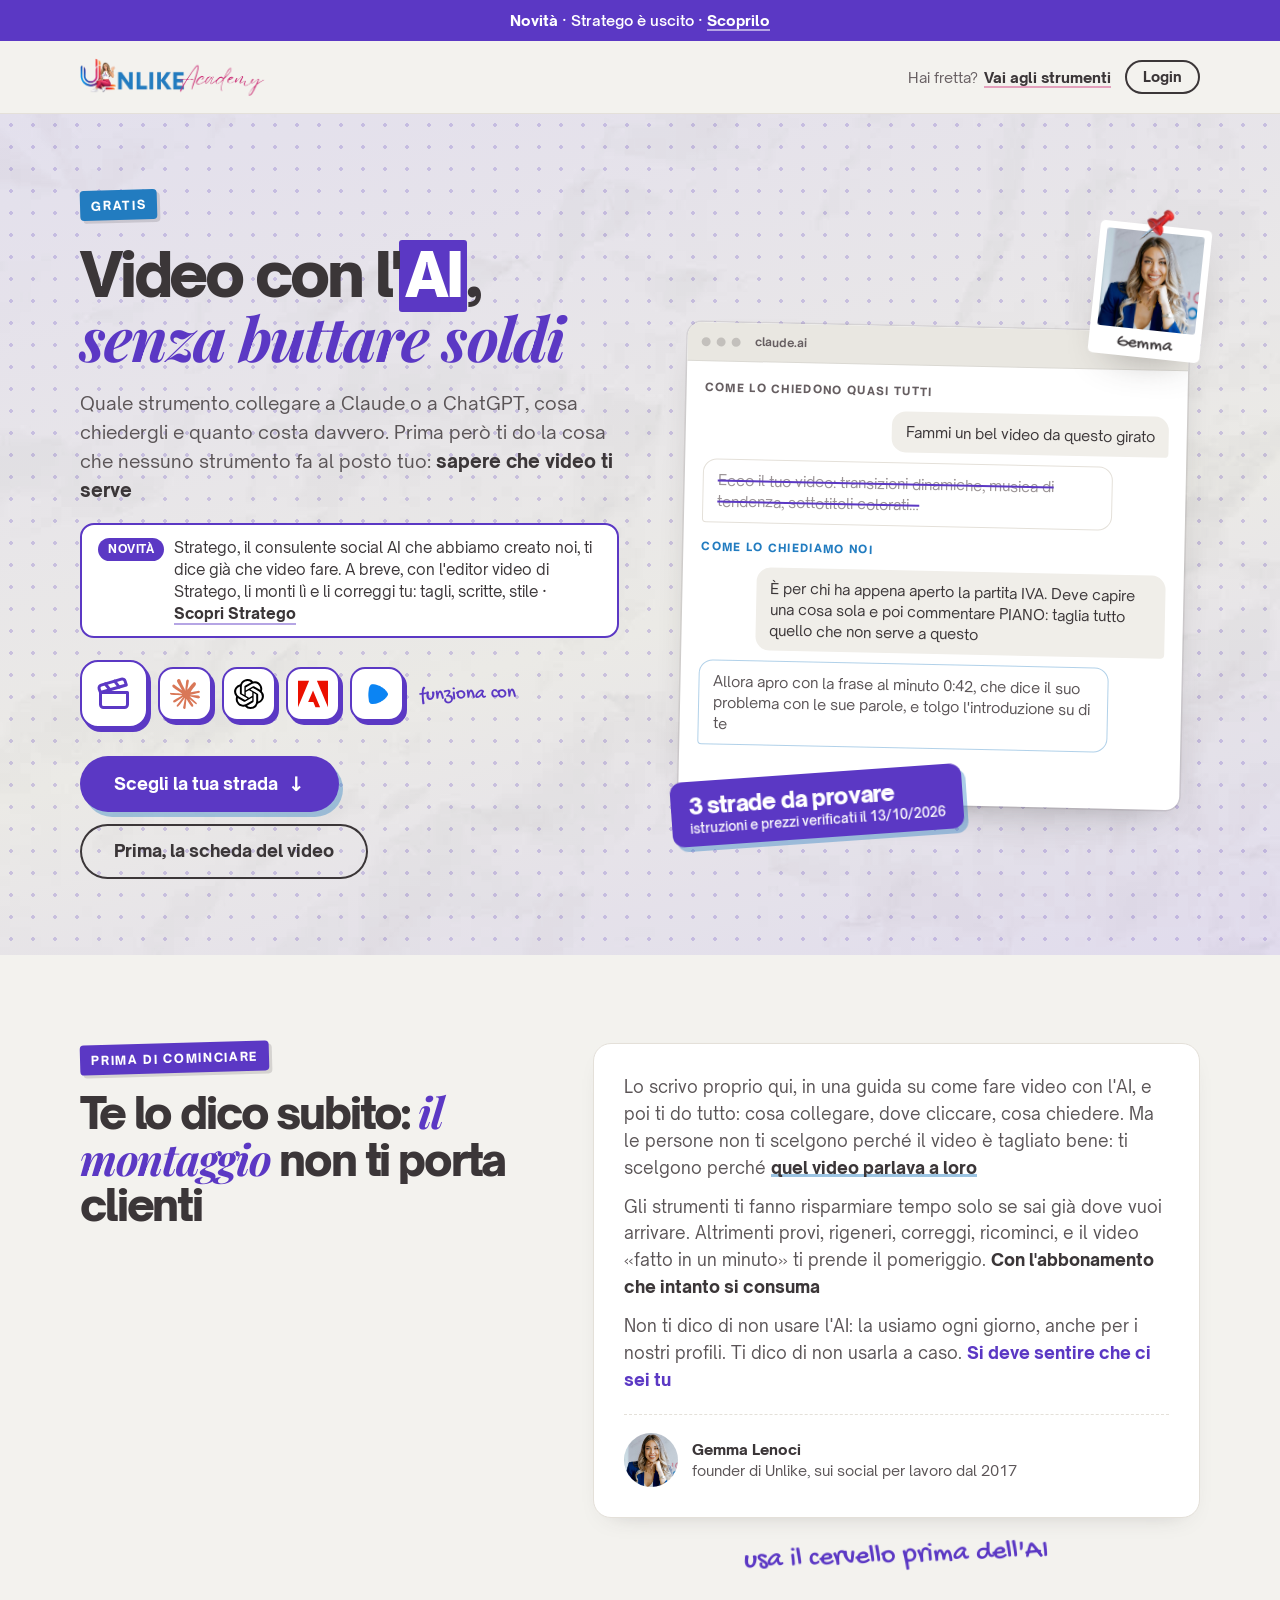
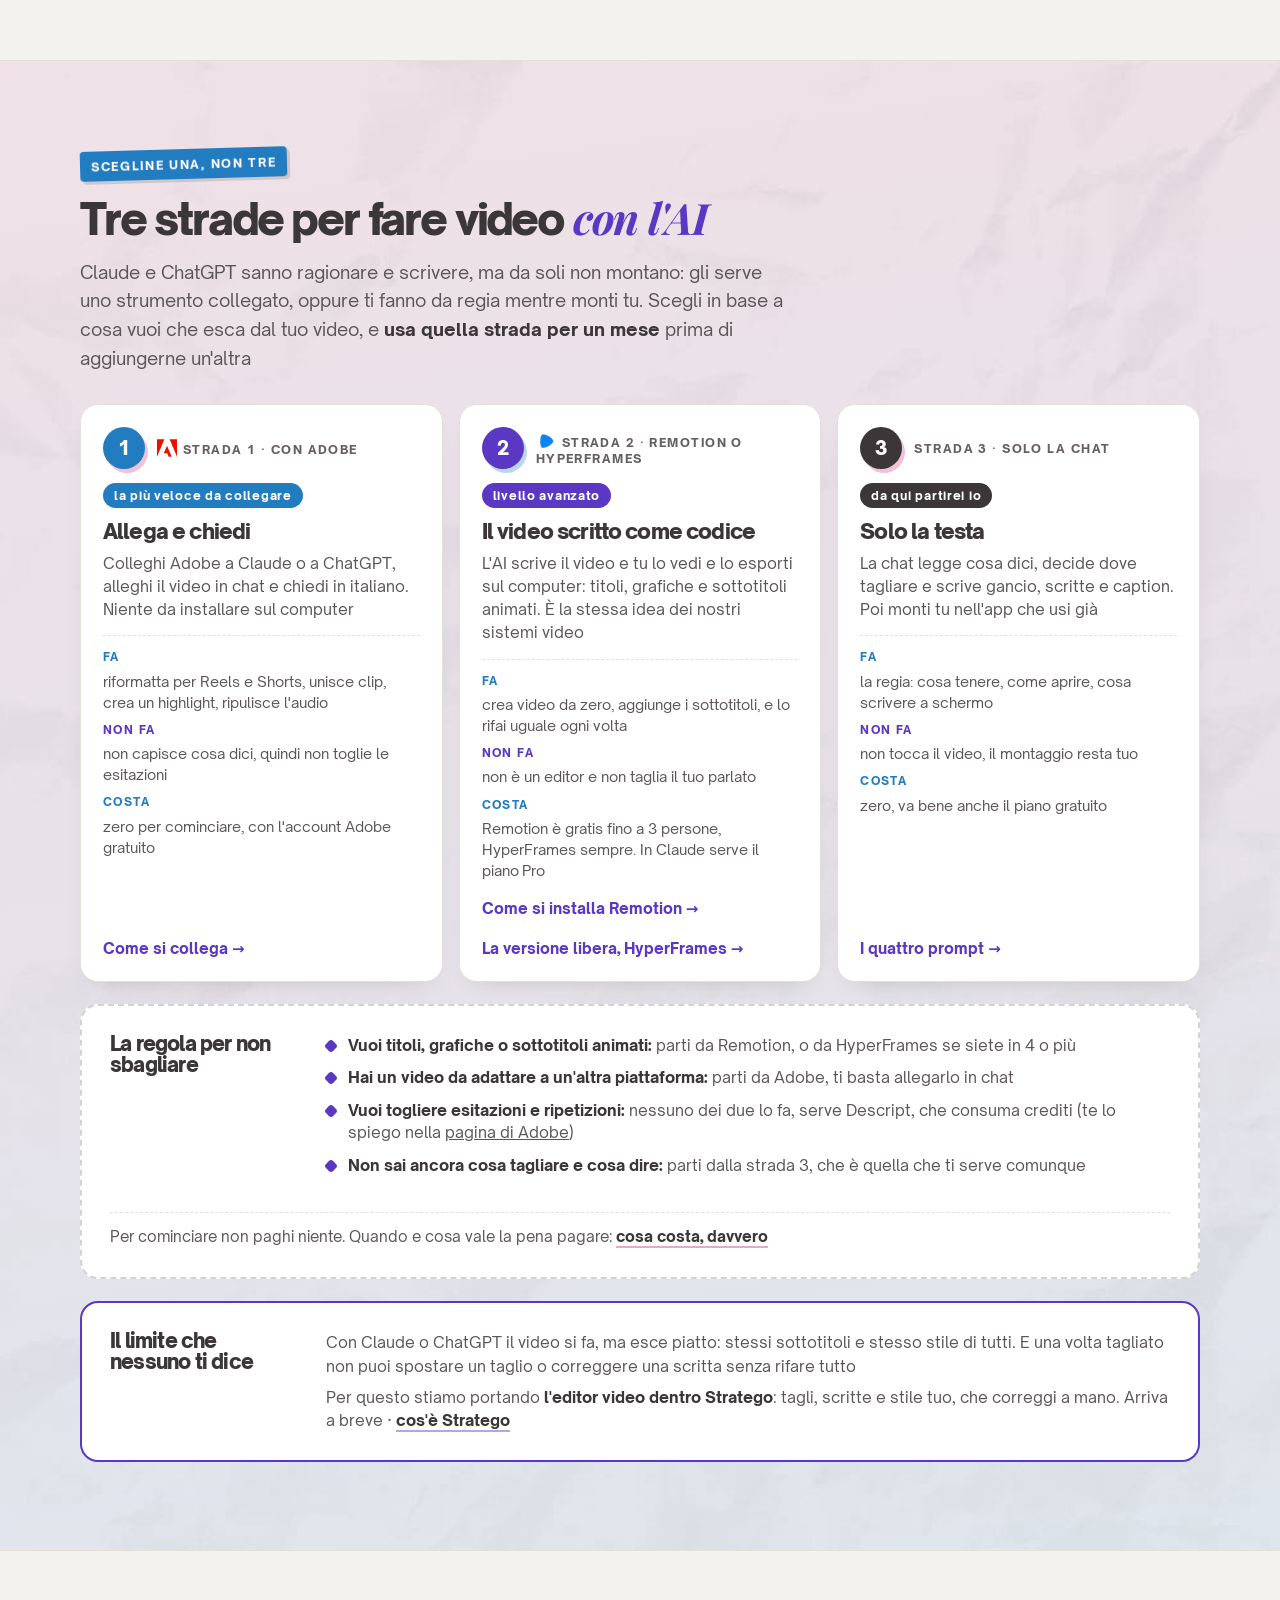
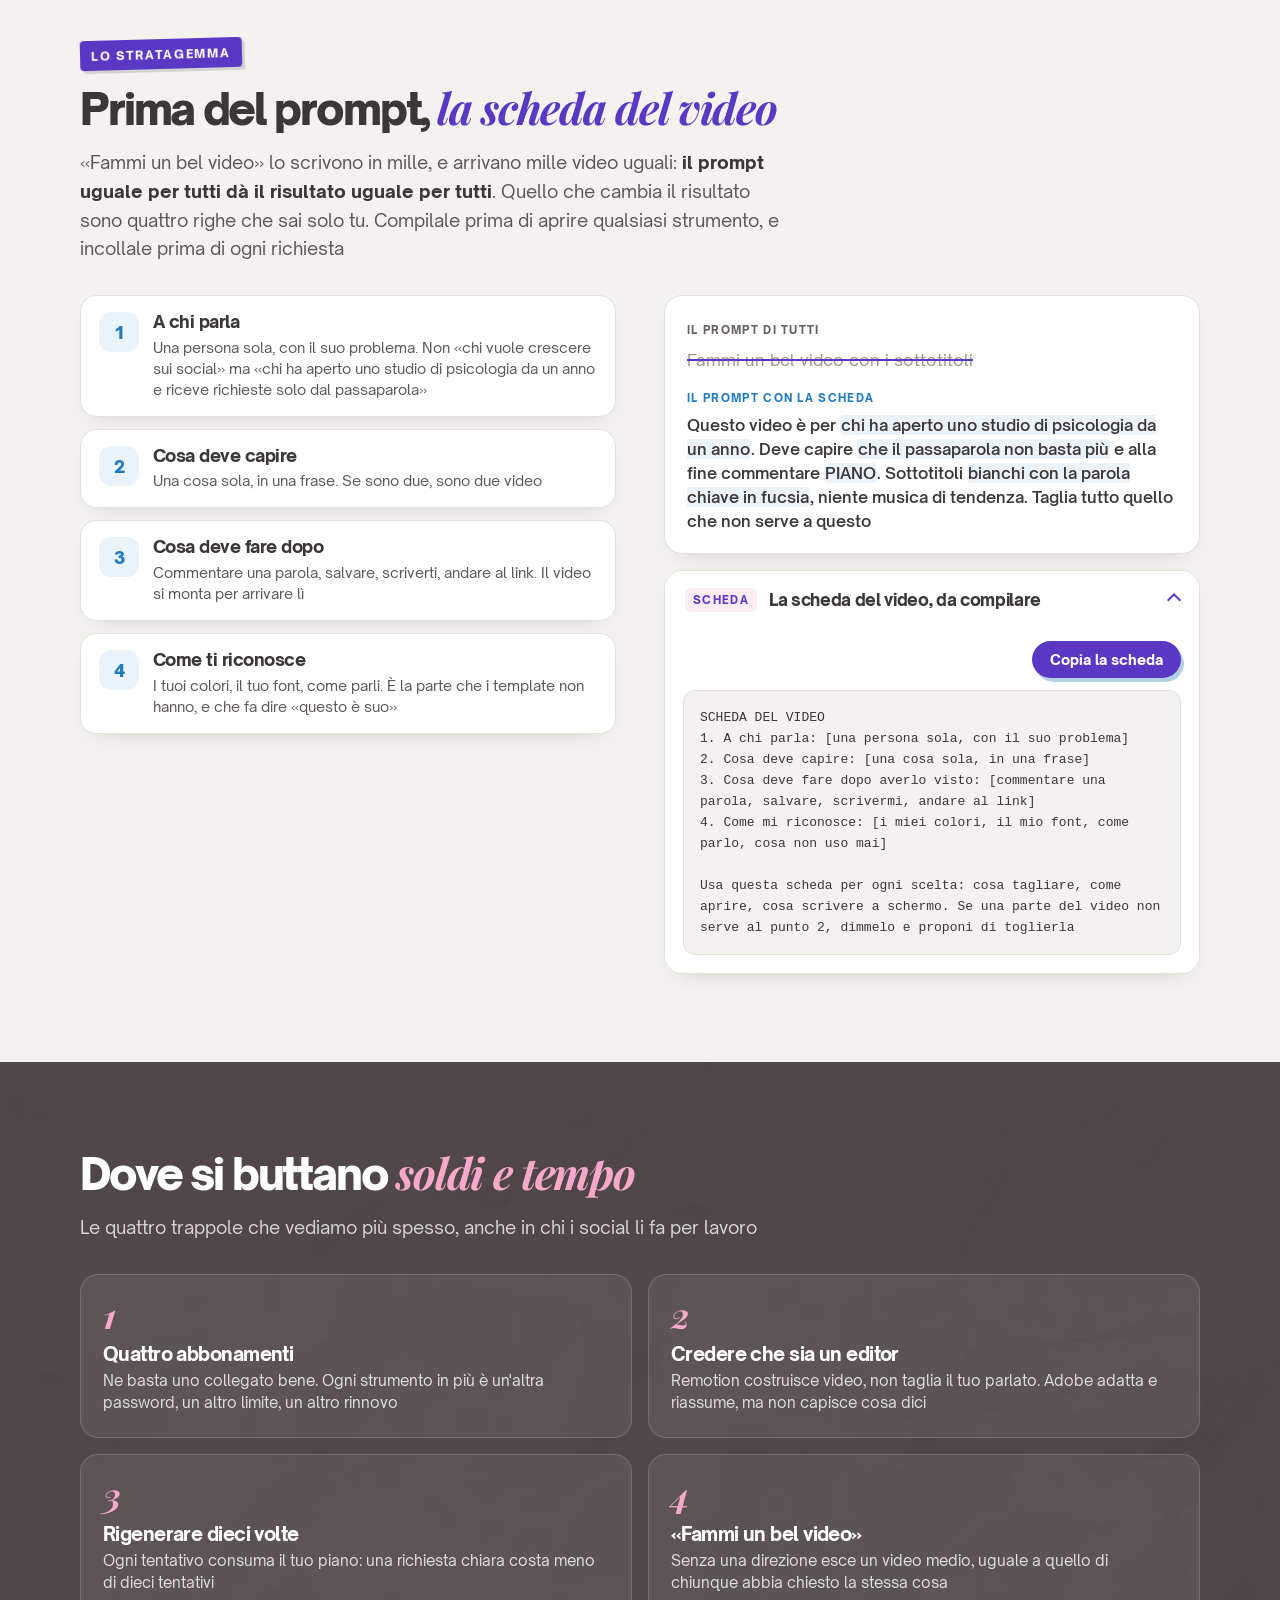
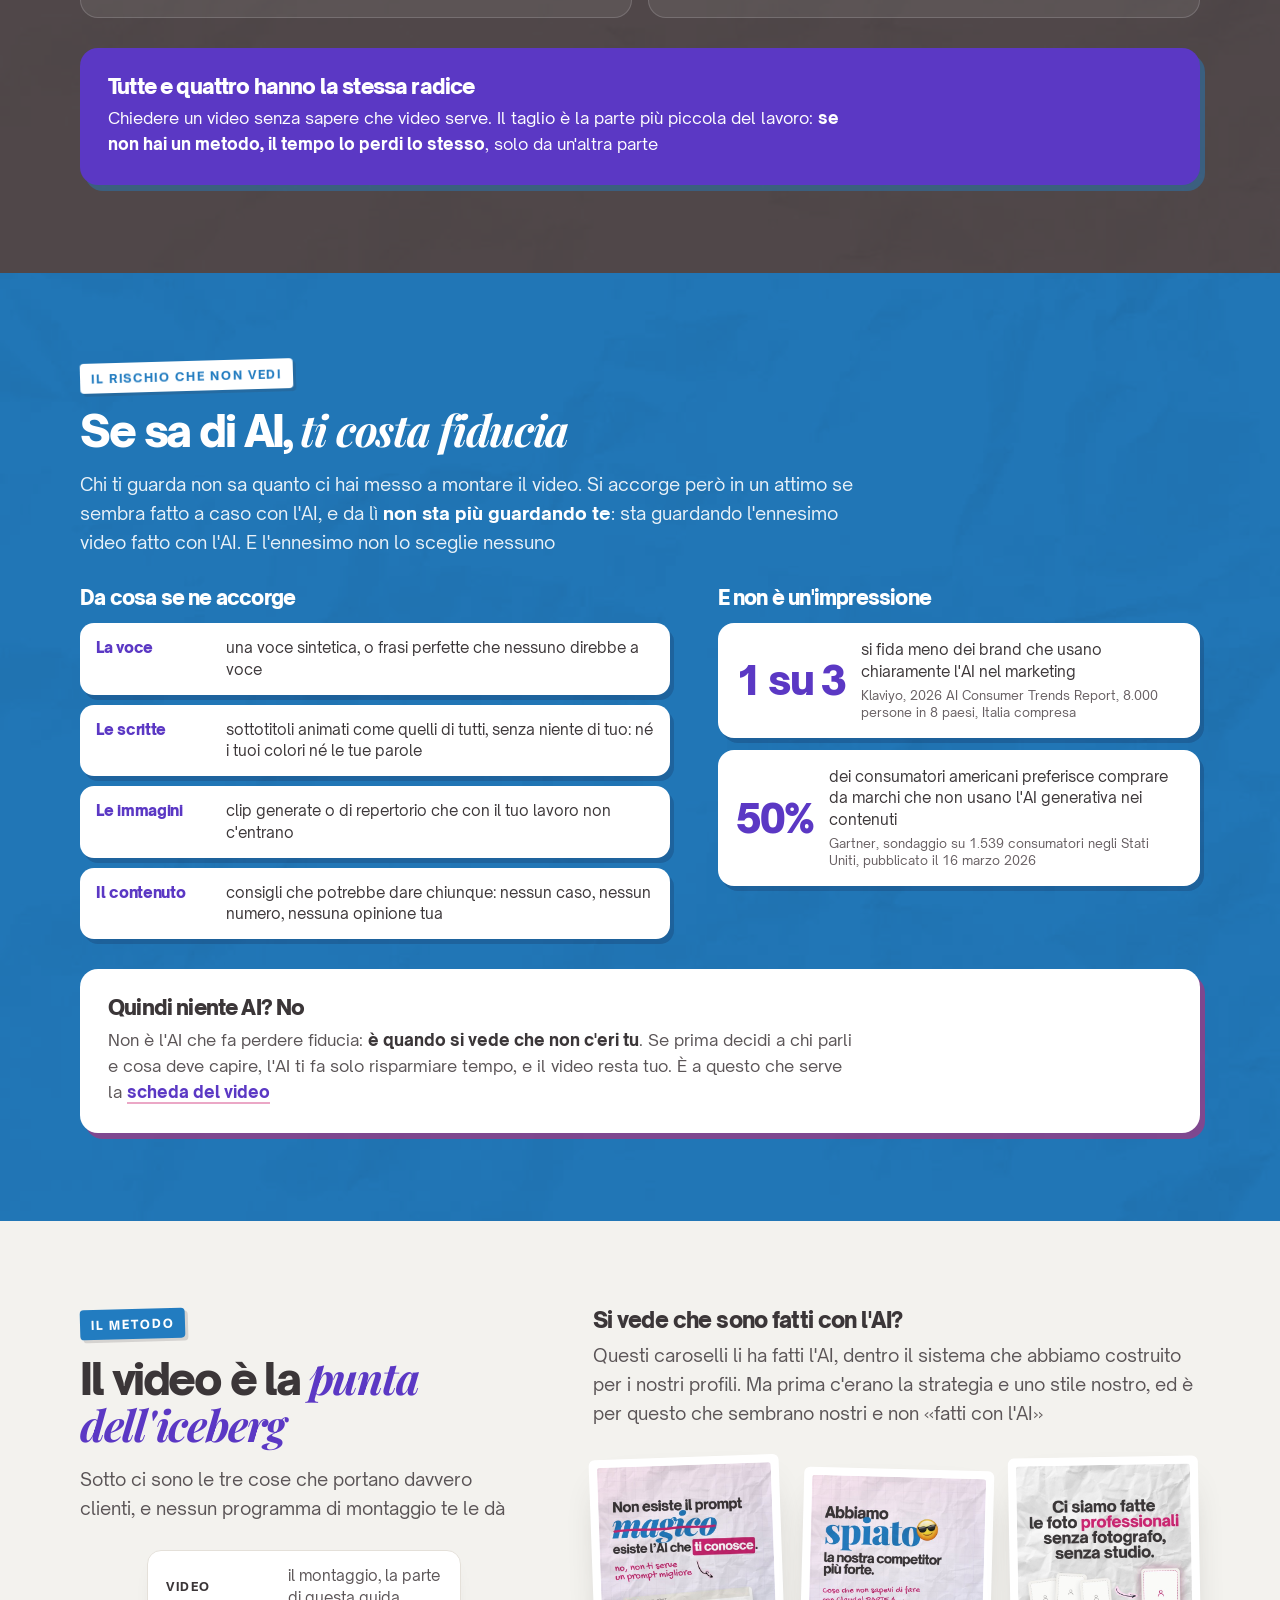
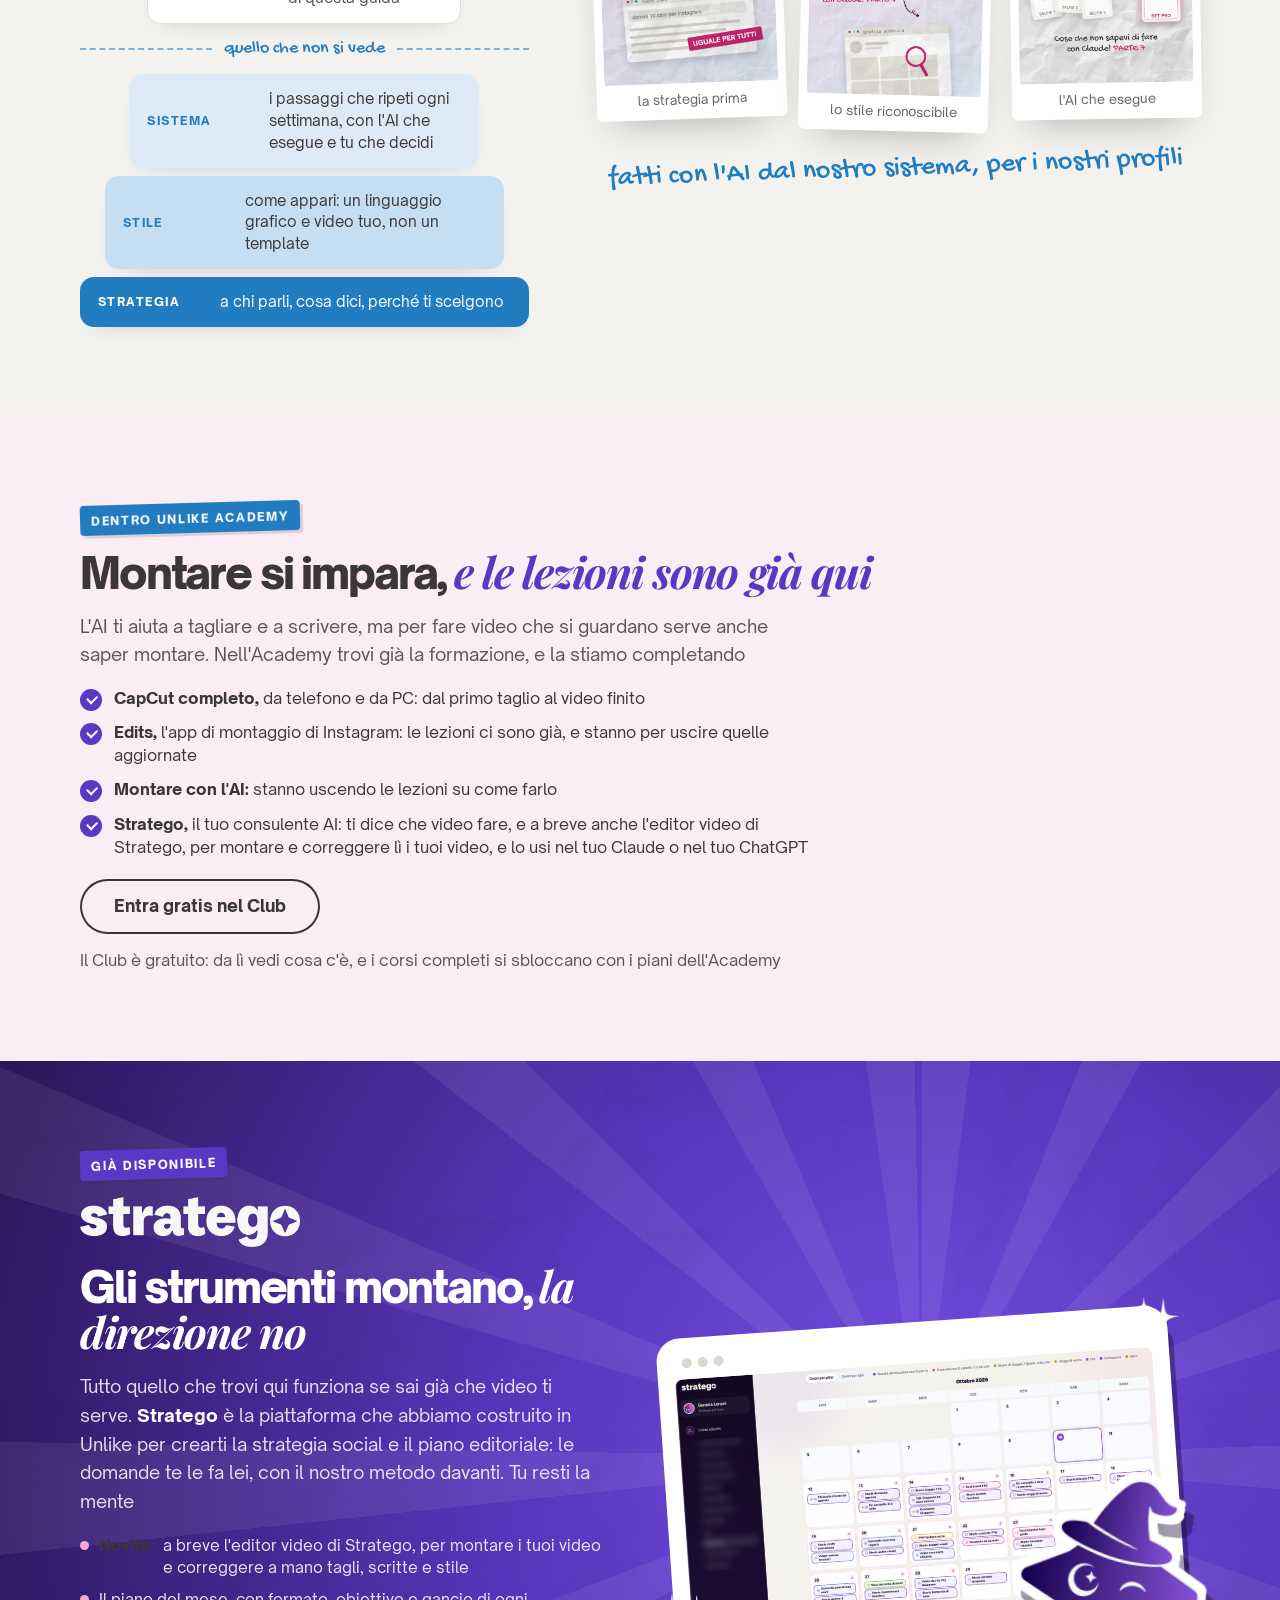
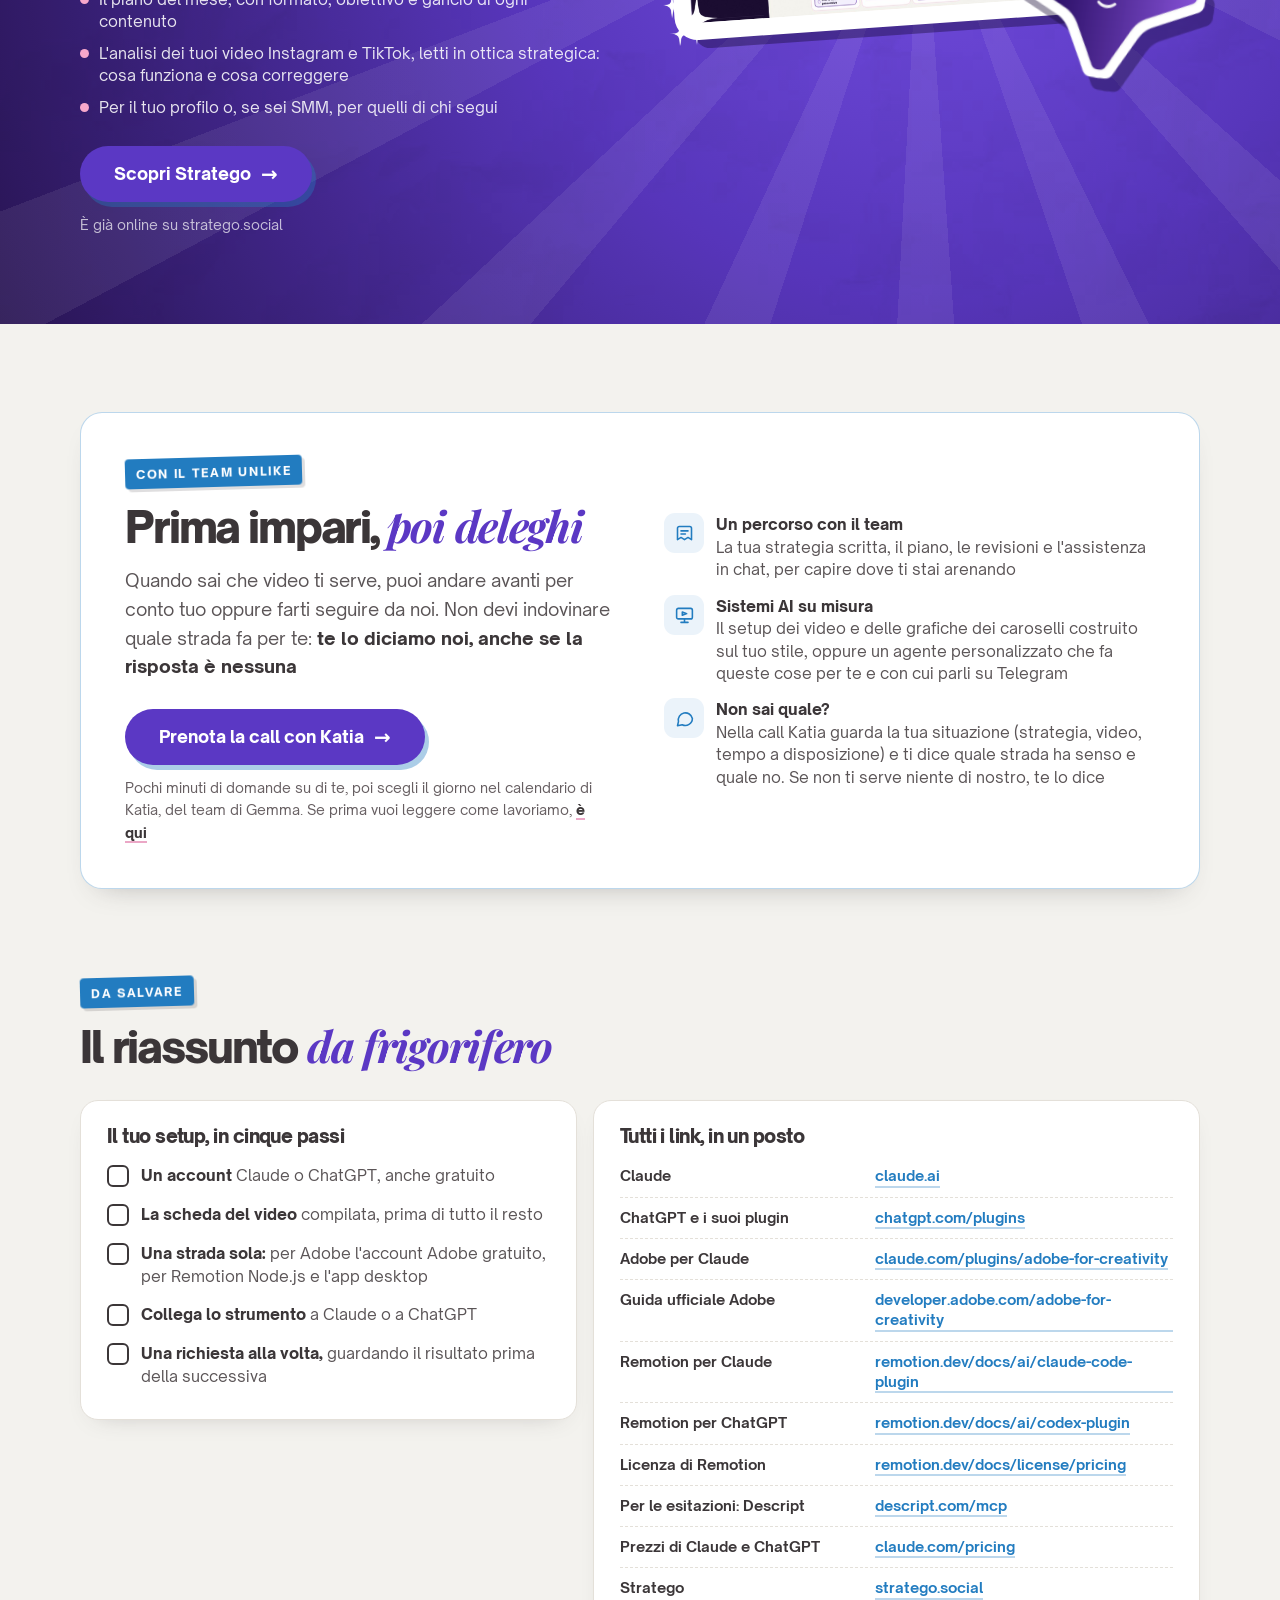
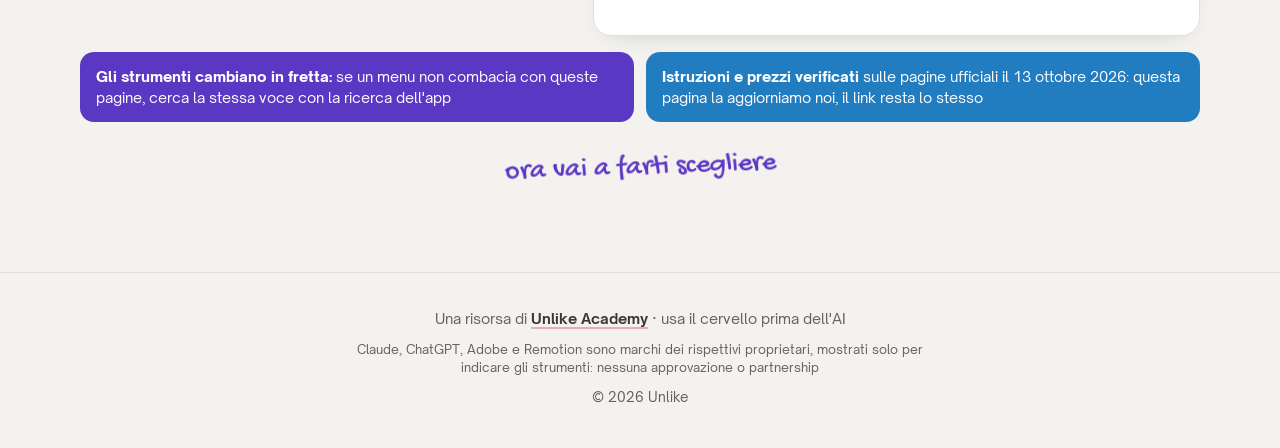
<file: index.html>
<!doctype html>
<html lang="it">
<head>
<meta charset="utf-8">
<meta name="viewport" content="width=device-width, initial-scale=1">
<title>Video con l'AI, senza buttare soldi · Unlike Academy</title>
<meta name="description" content="Tre strade per fare video con Claude o ChatGPT (Adobe, Remotion o solo la testa), cosa chiedere, quanto costa davvero e la scheda da compilare prima del prompt. Gratis, da Gemma Lenoci e Unlike Academy">
<link rel="canonical" href="https://montaggio.unlikeacademy.it/">
<meta property="og:title" content="Video con l'AI, senza buttare soldi">
<meta property="og:description" content="Tre strade per fare video con Claude o ChatGPT, cosa chiedere e quanto costa davvero. E la cosa che nessuno strumento fa al posto tuo">
<meta property="og:type" content="website">
<meta property="og:url" content="https://montaggio.unlikeacademy.it/">
<meta property="og:image" content="https://montaggio.unlikeacademy.it/assets/img/og-montaggio.jpg">
<meta property="og:locale" content="it_IT">
<meta name="twitter:card" content="summary_large_image">
<link rel="icon" href="assets/logo/favicon.png">
<link rel="apple-touch-icon" href="assets/logo/apple-touch-icon.png">
<link rel="preload" href="assets/fonts/open-sauce-sans-900.woff2" as="font" type="font/woff2" crossorigin>
<link rel="stylesheet" href="assets/stile.css?v=2">
<script src="https://academy.unlikeacademy.it/traccia.js?v=1" defer data-risorsa="montaggio"></script>
<style data-novita>
.novita{margin-top:18px;display:flex;gap:10px;align-items:flex-start;background:#fff;border:2px solid #5B38C4;border-radius:14px;padding:12px 16px;font-size:15px;line-height:1.45;max-width:40em;color:#3B3638;text-align:left}
.novita .tag{flex:none;background:#5B38C4;color:#fff;font-weight:800;font-size:11.5px;letter-spacing:.05em;text-transform:uppercase;border-radius:999px;padding:3px 10px;margin-top:1px}
.novita a{color:#3B3638;font-weight:800;text-decoration:none;border-bottom:2px solid rgba(91,56,196,.45);white-space:nowrap}
.limite{border:2px solid #5B38C4}
.limite p{font-size:15.5px;line-height:1.5}
.limite p+p{margin-top:8px}
.limite a{color:#3B3638;font-weight:800;text-decoration:none;border-bottom:2px solid rgba(91,56,196,.45)}
.stbanner p.nv{font-size:.97rem}
</style>
<style data-live-blocco-css>
.liveblk{margin:18px 0 0;background:var(--fucsia,#CD2471);border-radius:16px;padding:16px 18px 18px;max-width:40em;text-align:left;box-shadow:4px 4px 0 rgba(59,54,56,.18)}
.liveblk .lv-tag{display:inline-block;background:#fff;color:var(--fucsia,#CD2471)!important;font-weight:800;font-size:11.5px;letter-spacing:.06em;text-transform:uppercase;border-radius:999px;padding:3px 11px}
.liveblk .lv-t{margin:9px 0 0;font-weight:900;font-size:1.4rem;line-height:1.15;color:#fff!important}
.liveblk .lv-s{margin:7px 0 0;font-size:15.5px;line-height:1.45;color:#fff!important}
.liveblk .lv-b{display:inline-block;margin-top:13px;background:#fff;color:var(--fucsia,#CD2471)!important;font-weight:900;font-size:16px;border-radius:999px;padding:11px 20px;text-decoration:none;border:0}
.liveblk .lv-b:hover{background:#FCEDF4}
.sec.impara{background:var(--rosa-bg,#FCEDF4)}
.cm-lista{list-style:none;padding:0;margin:18px 0 0;display:grid;gap:11px;max-width:46em}
.cm-lista li{position:relative;padding-left:34px;font-size:16px;line-height:1.45;color:var(--ink,#3B3638)}
.cm-lista li::before{content:"";position:absolute;left:0;top:2px;width:22px;height:22px;border-radius:50%;background:var(--fucsia,#CD2471)}
.cm-lista li::after{content:"";position:absolute;left:7px;top:8px;width:8px;height:4.5px;border-left:2.5px solid #fff;border-bottom:2.5px solid #fff;transform:rotate(-45deg)}
.sec.impara .btns{margin-top:20px;display:flex;flex-wrap:wrap;gap:10px}
.sec.impara .micro{margin-top:14px}
</style>
</head>
<body>

<a class="strip" data-live href="https://black.unlikeacademy.it/?utm_source=montaggio&amp;utm_medium=striscia&amp;utm_campaign=bf26" target="_blank" rel="noopener"><b>Live gratuita</b> giovedì 26/11 alle 19:30 · prova in anteprima l'editing di Stratego, dentro il tuo Claude o ChatGPT · <u>Iscriviti</u></a><script data-striscia>(function(){if(Date.now()<Date.UTC(2026,10,26,18,30))return;var s=document.querySelector('a[data-live]');if(!s)return;s.href='#stratego';s.removeAttribute('target');s.innerHTML='<b>Novità</b> · Stratego è uscito · <u>Scoprilo</u>';})()</script>

<header class="wrap hd">
  <img src="assets/logo/logo.webp" alt="Unlike Academy" width="768" height="158">
  <div class="dx"><a class="acc" href="#strade"><span>Hai fretta?</span> <b>Vai agli strumenti</b></a><a class="login" href="https://club.unlikeacademy.it/sign_in" target="_blank" rel="noopener">Login</a></div>
</header>

<main>
<section class="hero">
  <div class="wrap due">
    <div>
      <span class="eyebrow">Gratis</span>
      <h1>Video con l'<mark>AI</mark>, <em>senza buttare soldi</em></h1>
      <p class="sub">Quale strumento collegare a Claude o a ChatGPT, cosa chiedergli e quanto costa davvero. Prima però ti do la cosa che nessuno strumento fa al posto tuo: <b>sapere che video ti serve</b></p>
      <div class="liveblk" data-live-blocco><span class="lv-tag">Live gratuita · giovedì 26/11 · 19:30</span><p class="lv-t">Clienti dai social nel 2027</p><p class="lv-s">Ti mostriamo Stratego dal vivo, e chi partecipa potrà provare in anteprima lo strumento che stiamo costruendo per fare l'editing dentro Stratego, e lo usi nel tuo Claude o nel tuo ChatGPT</p><a class="lv-b" href="https://black.unlikeacademy.it/?utm_source=montaggio&amp;utm_medium=blocco-hero&amp;utm_campaign=bf26&amp;utm_content=index" target="_blank" rel="noopener">Iscriviti alla live, è gratis <span aria-hidden="true">&rarr;</span></a></div>
<p class="novita"><span class="tag">Novità</span><span>Stratego, il consulente social AI che abbiamo creato noi, ti dice già che video fare. A breve, con l'editor video di Stratego, li monti lì e li correggi tu: tagli, scritte, stile · <a href="#stratego">Scopri Stratego</a></span></p>
      <!-- kit --><div class="kit"><span class="kt grande"><svg class="ic" viewBox="0 0 24 24" fill="none" stroke="currentColor" stroke-width="2" stroke-linecap="round" stroke-linejoin="round" aria-hidden="true">
  <path d="M20.2 6 3 11l-.9-2.4c-.3-1.1.3-2.2 1.3-2.5l13.5-4c1.1-.3 2.2.3 2.5 1.3Z" />
  <path d="m6.2 5.3 3.1 3.9" />
  <path d="m12.4 3.4 3.1 4" />
  <path d="M3 11h18v8a2 2 0 0 1-2 2H5a2 2 0 0 1-2-2Z" />
</svg></span><span class="kt"><img src="assets/loghi/claude.svg" alt="Claude" width="30" height="30"></span><span class="kt"><img src="assets/loghi/chatgpt.svg" alt="ChatGPT" width="30" height="30"></span><span class="kt"><img src="assets/loghi/adobe.svg" alt="Adobe" width="30" height="30"></span><span class="kt"><img src="assets/loghi/remotion.png" alt="Remotion" width="30" height="30"></span><span class="cap">funziona con</span></div><div class="btns">
        <a class="btn" href="#strade">Scegli la tua strada <span class="ar">&darr;</span></a>
        <a class="btn btn-linea" href="#scheda">Prima, la scheda del video</a>
      </div>
    </div>
    <div class="visual">
      <figure class="polaroid"><img src="assets/img/gemma-polaroid.jpg" alt="Gemma Lenoci" width="390" height="520"><span>Gemma</span></figure>
      <div class="frame" aria-hidden="true">
        <div class="bar"><i></i><i></i><i></i><span>claude.ai</span></div>
        <div class="chat">
          <span class="lbl">Come lo chiedono quasi tutti</span>
          <div class="msg tu">Fammi un bel video da questo girato</div>
          <div class="msg ai no">Ecco il tuo video: transizioni dinamiche, musica di tendenza, sottotitoli colorati…</div>
          <span class="lbl si">Come lo chiediamo noi</span>
          <div class="msg tu">È per chi ha appena aperto la partita IVA. Deve capire una cosa sola e poi commentare PIANO: taglia tutto quello che non serve a questo</div>
          <div class="msg ai ok">Allora apro con la frase al minuto 0:42, che dice il suo problema con le sue parole, e tolgo l'introduzione su di te</div>
        </div>
      </div>
      <div class="sticker"><b>3 strade da provare</b><small>istruzioni e prezzi verificati il 13/10/2026</small></div>
    </div>
  </div>
</section>

<section class="sec">
  <div class="wrap split">
    <div class="sticky">
      <span class="eyebrow rosa">Prima di cominciare</span>
      <h2 class="sh">Te lo dico subito: <em>il montaggio</em> non ti porta clienti</h2>
    </div>
    <div>
      <div class="punto">
        <p>Lo scrivo proprio qui, in una guida su come fare video con l'AI, e poi ti do tutto: cosa collegare, dove cliccare, cosa chiedere. Ma le persone non ti scelgono perché il video è tagliato bene: ti scelgono perché <span class="s">quel video parlava a loro</span></p>
        <p>Gli strumenti ti fanno risparmiare tempo solo se sai già dove vuoi arrivare. Altrimenti provi, rigeneri, correggi, ricominci, e il video «fatto in un minuto» ti prende il pomeriggio. <b>Con l'abbonamento che intanto si consuma</b></p>
        <p>Non ti dico di non usare l'AI: la usiamo ogni giorno, anche per i nostri profili. Ti dico di non usarla a caso. <span class="k">Si deve sentire che ci sei tu</span></p>
        <div class="firma"><img src="assets/img/gemma-polaroid.jpg" alt="" width="390" height="520"><span><b>Gemma Lenoci</b>founder di Unlike, sui social per lavoro dal 2017</span></div>
      </div>
      <p class="sotto"><span class="mano">usa il cervello prima dell'AI</span></p>
    </div>
  </div>
</section>

<section class="sec fascia" id="strade">
  <div class="wrap">
    <span class="eyebrow">Scegline una, non tre</span>
    <h2 class="sh">Tre strade per fare video <em>con l'AI</em></h2>
    <p class="lead">Claude e ChatGPT sanno ragionare e scrivere, ma da soli non montano: gli serve uno strumento collegato, oppure ti fanno da regia mentre monti tu. Scegli in base a cosa vuoi che esca dal tuo video, e <b>usa quella strada per un mese</b> prima di aggiungerne un'altra</p>
    <ol class="strade">
      <li class="strada">
        <div class="top"><span class="n">1</span><span class="chi"><img class="logo-in" src="assets/loghi/adobe.svg" alt="" width="20" height="20">Strada 1 · con Adobe</span></div>
        <span class="tag blu">la più veloce da collegare</span>
        <h3>Allega e chiedi</h3>
        <p>Colleghi Adobe a Claude o a ChatGPT, alleghi il video in chat e chiedi in italiano. Niente da installare sul computer</p>
        <dl>
          <dt>Fa</dt><dd>riformatta per Reels e Shorts, unisce clip, crea un highlight, ripulisce l'audio</dd>
          <dt class="no">Non fa</dt><dd>non capisce cosa dici, quindi non toglie le esitazioni</dd>
          <dt>Costa</dt><dd>zero per cominciare, con l'account Adobe gratuito</dd>
        </dl>
        <a class="go" href="adobe.html">Come si collega &rarr;</a>
      </li>
      <li class="strada">
        <div class="top"><span class="n">2</span><span class="chi"><img class="logo-in" src="assets/loghi/remotion.png" alt="" width="20" height="20">Strada 2 · Remotion o HyperFrames</span></div>
        <span class="tag">livello avanzato</span>
        <h3>Il video scritto come codice</h3>
        <p>L'AI scrive il video e tu lo vedi e lo esporti sul computer: titoli, grafiche e sottotitoli animati. È la stessa idea dei nostri sistemi video</p>
        <dl>
          <dt>Fa</dt><dd>crea video da zero, aggiunge i sottotitoli, e lo rifai uguale ogni volta</dd>
          <dt class="no">Non fa</dt><dd>non è un editor e non taglia il tuo parlato</dd>
          <dt>Costa</dt><dd>Remotion è gratis fino a 3 persone, HyperFrames sempre. In Claude serve il piano&nbsp;Pro</dd>
        </dl>
        <a class="go" href="remotion.html">Come si installa Remotion &rarr;</a>
        <a class="go" href="hyperframes.html">La versione libera, HyperFrames &rarr;</a>
      </li>
      <li class="strada">
        <div class="top"><span class="n">3</span><span class="chi">Strada 3 · solo la chat</span></div>
        <span class="tag scuro">da qui partirei io</span>
        <h3>Solo la testa</h3>
        <p>La chat legge cosa dici, decide dove tagliare e scrive gancio, scritte e caption. Poi monti tu nell'app che usi già</p>
        <dl>
          <dt>Fa</dt><dd>la regia: cosa tenere, come aprire, cosa scrivere a schermo</dd>
          <dt class="no">Non fa</dt><dd>non tocca il video, il montaggio resta tuo</dd>
          <dt>Costa</dt><dd>zero, va bene anche il piano gratuito</dd>
        </dl>
        <a class="go" href="solo-la-testa.html">I quattro prompt &rarr;</a>
      </li>
    </ol>

    <div class="regola">
      <h3>La regola per non sbagliare</h3>
      <ul>
        <li><b>Vuoi titoli, grafiche o sottotitoli animati:</b> parti da Remotion, o da HyperFrames se siete in 4 o più</li>
        <li><b>Hai un video da adattare a un'altra piattaforma:</b> parti da Adobe, ti basta allegarlo in chat</li>
        <li><b>Vuoi togliere esitazioni e ripetizioni:</b> nessuno dei due lo fa, serve Descript, che consuma crediti (te lo spiego nella <a href="adobe.html#esitazioni">pagina di Adobe</a>)</li>
        <li><b>Non sai ancora cosa tagliare e cosa dire:</b> parti dalla strada 3, che è quella che ti serve comunque</li>
      </ul>
      <p class="piede">Per cominciare non paghi niente. Quando e cosa vale la pena pagare: <a href="costi.html">cosa costa, davvero</a></p>
    </div>
    <div class="regola limite">
      <h3>Il limite che nessuno ti dice</h3>
      <div>
        <p>Con Claude o ChatGPT il video si fa, ma esce piatto: stessi sottotitoli e stesso stile di tutti. E una volta tagliato non puoi spostare un taglio o correggere una scritta senza rifare tutto</p>
        <p>Per questo stiamo portando <b>l'editor video dentro Stratego</b>: tagli, scritte e stile tuo, che correggi a mano. Arriva a breve · <a href="#stratego">cos'è Stratego</a></p>
      </div>
    </div>
    <div class="liveblk" data-live-blocco><span class="lv-tag">Live gratuita · giovedì 26/11 · 19:30</span><p class="lv-t">Vuoi vedere come lo stiamo risolvendo?</p><p class="lv-s">Nella live gratuita del 26/11 ti mostriamo Stratego dal vivo, e chi partecipa potrà provare in anteprima lo strumento che stiamo costruendo per fare l'editing dentro Stratego, e lo usi nel tuo Claude o nel tuo ChatGPT</p><a class="lv-b" href="https://black.unlikeacademy.it/?utm_source=montaggio&amp;utm_medium=blocco-limite&amp;utm_campaign=bf26&amp;utm_content=index" target="_blank" rel="noopener">Iscriviti alla live, è gratis <span aria-hidden="true">&rarr;</span></a></div>
  </div>
</section>

<section class="sec" id="scheda">
  <div class="wrap">
    <span class="eyebrow rosa">Lo stratagemma</span>
    <h2 class="sh">Prima del prompt, <em>la scheda del video</em></h2>
    <p class="lead">«Fammi un bel video» lo scrivono in mille, e arrivano mille video uguali: <b>il prompt uguale per tutti dà il risultato uguale per tutti</b>. Quello che cambia il risultato sono quattro righe che sai solo tu. Compilale prima di aprire qualsiasi strumento, e incollale prima di ogni richiesta</p>
    <div class="scheda">
      <ol class="righe">
        <li><span class="n">1</span><div><h3>A chi parla</h3><p>Una persona sola, con il suo problema. Non «chi vuole crescere sui social» ma «chi ha aperto uno studio di psicologia da un anno e riceve richieste solo dal passaparola»</p></div></li>
        <li><span class="n">2</span><div><h3>Cosa deve capire</h3><p>Una cosa sola, in una frase. Se sono due, sono due video</p></div></li>
        <li><span class="n">3</span><div><h3>Cosa deve fare dopo</h3><p>Commentare una parola, salvare, scriverti, andare al link. Il video si monta per arrivare lì</p></div></li>
        <li><span class="n">4</span><div><h3>Come ti riconosce</h3><p>I tuoi colori, il tuo font, come parli. È la parte che i template non hanno, e che fa dire «questo è suo»</p></div></li>
      </ol>
      <div>
        <div class="prima-dopo">
          <span class="lbl">Il prompt di tutti</span>
          <p class="bad">Fammi un bel video con i sottotitoli</p>
          <span class="lbl si">Il prompt con la scheda</span>
          <p class="good">Questo video è per <u>chi ha aperto uno studio di psicologia da un anno</u>. Deve capire <u>che il passaparola non basta più</u> e alla fine commentare <u>PIANO</u>. Sottotitoli <u>bianchi con la parola chiave in fucsia</u>, niente musica di tendenza. Taglia tutto quello che non serve a questo</p>
        </div>
        <details class="prompt schema" open>
          <summary>La scheda del video, da compilare<span class="chev"></span></summary>
          <div class="pact"><button class="copy" data-target="scheda-video" type="button">Copia la scheda</button></div>
<pre id="scheda-video">SCHEDA DEL VIDEO
1. A chi parla: [una persona sola, con il suo problema]
2. Cosa deve capire: [una cosa sola, in una frase]
3. Cosa deve fare dopo averlo visto: [commentare una parola, salvare, scrivermi, andare al link]
4. Come mi riconosce: [i miei colori, il mio font, come parlo, cosa non uso mai]

Usa questa scheda per ogni scelta: cosa tagliare, come aprire, cosa scrivere a schermo. Se una parte del video non serve al punto 2, dimmelo e proponi di toglierla</pre>
        </details>
      </div>
    </div>
  </div>
</section>

<section class="sec scura">
  <div class="wrap">
    <h2 class="sh">Dove si buttano <em>soldi e tempo</em></h2>
    <p class="lead">Le quattro trappole che vediamo più spesso, anche in chi i social li fa per lavoro</p>
    <ol class="trappole">
      <li><b>1</b><h3>Quattro abbonamenti</h3><p>Ne basta uno collegato bene. Ogni strumento in più è un'altra password, un altro limite, un altro rinnovo</p></li>
      <li><b>2</b><h3>Credere che sia un editor</h3><p>Remotion costruisce video, non taglia il tuo parlato. Adobe adatta e riassume, ma non capisce cosa dici</p></li>
      <li><b>3</b><h3>Rigenerare dieci volte</h3><p>Ogni tentativo consuma il tuo piano: una richiesta chiara costa meno di dieci tentativi</p></li>
      <li><b>4</b><h3>«Fammi un bel video»</h3><p>Senza una direzione esce un video medio, uguale a quello di chiunque abbia chiesto la stessa cosa</p></li>
    </ol>
    <div class="radice">
      <h3>Tutte e quattro hanno la stessa radice</h3>
      <p>Chiedere un video senza sapere che video serve. Il taglio è la parte più piccola del lavoro: <b>se non hai un metodo, il tempo lo perdi lo stesso</b>, solo da un'altra parte</p>
    </div>
  </div>
</section>

<section class="sec blu-sec" id="fiducia">
  <div class="wrap">
    <span class="eyebrow chiaro">Il rischio che non vedi</span>
    <h2 class="sh">Se sa di AI, <em>ti costa fiducia</em></h2>
    <p class="lead">Chi ti guarda non sa quanto ci hai messo a montare il video. Si accorge però in un attimo se sembra fatto a caso con l'AI, e da lì <b>non sta più guardando te</b>: sta guardando l'ennesimo video fatto con l'AI. E l'ennesimo non lo sceglie nessuno</p>
    <div class="fiducia">
      <div>
        <h3>Da cosa se ne accorge</h3>
        <ul class="segnali">
          <li><b>La voce</b><span>una voce sintetica, o frasi perfette che nessuno direbbe a voce</span></li>
          <li><b>Le scritte</b><span>sottotitoli animati come quelli di tutti, senza niente di tuo: né i tuoi colori né le tue parole</span></li>
          <li><b>Le immagini</b><span>clip generate o di repertorio che con il tuo lavoro non c'entrano</span></li>
          <li><b>Il contenuto</b><span>consigli che potrebbe dare chiunque: nessun caso, nessun numero, nessuna opinione tua</span></li>
        </ul>
      </div>
      <div>
        <h3>E non è un'impressione</h3>
        <div class="dati">
          <div class="dato"><b>1 su 3</b><p>si fida meno dei brand che usano chiaramente l'AI nel marketing<small>Klaviyo, 2026 AI Consumer Trends Report, 8.000 persone in 8 paesi, Italia compresa</small></p></div>
          <div class="dato"><b>50%</b><p>dei consumatori americani preferisce comprare da marchi che non usano l'AI generativa nei contenuti<small>Gartner, sondaggio su 1.539 consumatori negli Stati Uniti, pubblicato il 16 marzo 2026</small></p></div>
        </div>
      </div>
    </div>
    <div class="radice chiara">
      <h3>Quindi niente AI? No</h3>
      <p>Non è l'AI che fa perdere fiducia: <b>è quando si vede che non c'eri tu</b>. Se prima decidi a chi parli e cosa deve capire, l'AI ti fa solo risparmiare tempo, e il video resta tuo. È a questo che serve la <a href="#scheda">scheda del video</a></p>
    </div>
  </div>
</section>

<section class="sec">
  <div class="wrap split">
    <div class="sticky">
      <span class="eyebrow">Il metodo</span>
      <h2 class="sh">Il video è la <em>punta dell'iceberg</em></h2>
      <p class="lead">Sotto ci sono le tre cose che portano davvero clienti, e nessun programma di montaggio te le dà</p>
      <ol class="iceberg">
        <li class="punta"><b>Video</b><span>il montaggio, la parte di questa guida</span></li>
        <li class="acqua"><span>quello che non si vede</span></li>
        <li class="sotto1"><b>Sistema</b><span>i passaggi che ripeti ogni settimana, con l'AI che esegue e tu che decidi</span></li>
        <li class="sotto2"><b>Stile</b><span>come appari: un linguaggio grafico e video tuo, non un template</span></li>
        <li class="sotto3"><b>Strategia</b><span>a chi parli, cosa dici, perché ti scelgono</span></li>
      </ol>
    </div>
    <div>
      <h3 class="sm" style="font-weight:900;font-size:1.35rem;letter-spacing:-.04em">Si vede che sono fatti con l'AI?</h3>
      <p class="lead" style="margin-top:10px">Questi caroselli li ha fatti l'AI, dentro il sistema che abbiamo costruito per i nostri profili. Ma prima c'erano la strategia e uno stile nostro, ed è per questo che sembrano nostri e non «fatti con l'AI»</p>
      <div class="prove">
        <figure><img src="assets/img/carosello-prompt-magico.jpg" alt="Carosello Unlike Academy: Non esiste il prompt magico, esiste l'AI che ti conosce" width="560" height="700" loading="lazy"><figcaption>la strategia prima</figcaption></figure>
        <figure><img src="assets/img/carosello-competitor.jpg" alt="Carosello Unlike Academy: Abbiamo spiato la nostra competitor più forte" width="560" height="700" loading="lazy"><figcaption>lo stile riconoscibile</figcaption></figure>
        <figure><img src="assets/img/carosello-foto.jpg" alt="Carosello Unlike Academy: Ci siamo fatte le foto professionali senza fotografo, senza studio" width="560" height="700" loading="lazy"><figcaption>l'AI che esegue</figcaption></figure>
      </div>
      <p class="sotto"><span class="mano blu">fatti con l'AI dal nostro sistema, per i nostri profili</span></p>
    </div>
  </div>
</section>

<section class="sec impara" id="impara">
  <div class="wrap">
    <span class="eyebrow">Dentro Unlike Academy</span>
    <h2 class="sh">Montare si impara, <em>e le lezioni sono già qui</em></h2>
    <p class="lead">L'AI ti aiuta a tagliare e a scrivere, ma per fare video che si guardano serve anche saper montare. Nell'Academy trovi già la formazione, e la stiamo completando</p>
    <ul class="cm-lista">
      <li><b>CapCut completo,</b> da telefono e da PC: dal primo taglio al video finito</li>
      <li><b>Edits,</b> l'app di montaggio di Instagram: le lezioni ci sono già, e stanno per uscire quelle aggiornate</li>
      <li><b>Montare con l'AI:</b> stanno uscendo le lezioni su come farlo</li>
      <li><b>Stratego,</b> il tuo consulente AI: ti dice che video fare, e a breve anche l'editor video di Stratego, per montare e correggere lì i tuoi video, e lo usi nel tuo Claude o nel tuo ChatGPT<span data-live-blocco>, e chi partecipa alla live del 26/11 lo prova in anteprima</span></li>
    </ul>
    <div class="btns">
      <a class="btn" data-live-blocco href="https://black.unlikeacademy.it/?utm_source=montaggio&amp;utm_medium=sezione-live&amp;utm_campaign=bf26&amp;utm_content=index" target="_blank" rel="noopener">Iscriviti alla live gratuita · 26/11 <span class="ar">&rarr;</span></a>
      <a class="btn btn-linea" href="https://entra.unlikeacademy.it/?utm_source=montaggio&amp;utm_medium=sezione-club&amp;utm_campaign=montaggio&amp;utm_content=index" target="_blank" rel="noopener">Entra gratis nel Club</a>
    </div>
    <p class="micro"><span data-live-blocco>Nella live ti mostriamo Stratego dal vivo e chi partecipa potrà provare in anteprima lo strumento per l'editing, dentro il tuo Claude o il tuo ChatGPT · </span>Il Club è gratuito: da lì vedi cosa c'è, e i corsi completi si sbloccano con i piani dell'Academy</p>
  </div>
</section>

<section class="sec stratego" id="stratego">
  <div class="wrap">
    <div>
      <span class="eyebrow rosa">Già disponibile</span>
      <img class="wm" src="assets/stratego/stratego-wordmark-bianco.png" alt="Stratego" width="800" height="179">
      <h2 class="sh">Gli strumenti montano, <em>la direzione no</em></h2>
      <p class="lead">Tutto quello che trovi qui funziona se sai già che video ti serve. <b>Stratego</b> è la piattaforma che abbiamo costruito in Unlike per crearti la strategia social e il piano editoriale: le domande te le fa lei, con il nostro metodo davanti. Tu resti la mente</p>
      <ul>
        <li><b>Novità:</b> a breve l'editor video di Stratego, per montare i tuoi video e correggere a mano tagli, scritte e stile</li>
        <li>Il piano del mese, con formato, obiettivo e gancio di ogni contenuto</li>
        <li>L'analisi dei tuoi video Instagram e TikTok, letti in ottica strategica: cosa funziona e cosa correggere</li>
        <li>Per il tuo profilo o, se sei SMM, per quelli di chi segui</li>
      </ul>
      <div class="btns"><a class="btn" href="https://stratego.social/?utm_source=montaggio&amp;utm_medium=sezione&amp;utm_campaign=montaggio" target="_blank" rel="noopener">Scopri Stratego <span class="ar">&rarr;</span></a></div>
      <p class="micro">È già online su stratego.social</p>
    </div>
    <div class="sv" aria-hidden="true">
      <div class="win"><img src="assets/stratego/app-calendario.jpg" alt="" width="1400" height="716" loading="lazy"></div>
      <img class="sc" src="assets/stratego/scintille.png" alt="" style="left:-10px;bottom:30px">
      <img class="sc" src="assets/stratego/scintille.png" alt="" style="right:20px;top:-14px;width:44px">
      <img class="mago" src="assets/stratego/mascotte.png" alt="" width="390" height="420" loading="lazy">
    </div>
  </div>
</section>

<section class="sec team">
  <div class="wrap">
    <div class="box">
      <div>
        <span class="eyebrow">Con il team Unlike</span>
        <h2 class="sh">Prima impari, <em>poi deleghi</em></h2>
        <p class="lead">Quando sai che video ti serve, puoi andare avanti per conto tuo oppure farti seguire da noi. Non devi indovinare quale strada fa per te: <b>te lo diciamo noi, anche se la risposta è nessuna</b></p>
        <div class="btns"><a class="btn" href="https://mentoring.unlikeacademy.it/?utm_source=montaggio&amp;utm_medium=prenota&amp;utm_campaign=montaggio#prenota" target="_blank" rel="noopener">Prenota la call con Katia <span class="ar">&rarr;</span></a></div>
        <p class="micro">Pochi minuti di domande su di te, poi scegli il giorno nel calendario di Katia, del team di Gemma. Se prima vuoi leggere come lavoriamo, <a href="https://mentoring.unlikeacademy.it/?utm_source=montaggio&amp;utm_medium=sezione&amp;utm_campaign=montaggio" target="_blank" rel="noopener">è qui</a></p>
      </div>
      <ul>
        <li><span class="ic"><svg viewBox="0 0 24 24"><path d="M4 19V6a2 2 0 0 1 2-2h12a2 2 0 0 1 2 2v13l-4-2.5L12 19l-4-2.5z"/><path d="M8 9h8M8 12.5h5"/></svg></span><span><b>Un percorso con il team</b>La tua strategia scritta, il piano, le revisioni e l'assistenza in chat, per capire dove ti stai arenando</span></li>
        <li><span class="ic"><svg viewBox="0 0 24 24"><rect x="3" y="5" width="18" height="12" rx="2"/><path d="M8 21h8M12 17v4M9.5 9.2l5 1.8-5 1.8z"/></svg></span><span><b>Sistemi AI su misura</b>Il setup dei video e delle grafiche dei caroselli costruito sul tuo stile, oppure un agente personalizzato che fa queste cose per te e con cui parli su Telegram</span></li>
        <li><span class="ic"><svg viewBox="0 0 24 24"><path d="M21 12a8 8 0 0 1-11.6 7.1L4 20.2l1.1-4.7A8 8 0 1 1 21 12z"/></svg></span><span><b>Non sai quale?</b>Nella call Katia guarda la tua situazione (strategia, video, tempo a disposizione) e ti dice quale strada ha senso e quale no. Se non ti serve niente di nostro, te lo dice</span></li>
      </ul>
    </div>
  </div>
</section>

<section class="sec zero-top" id="riassunto">
  <div class="wrap">
    <span class="eyebrow">Da salvare</span>
    <h2 class="sh">Il riassunto <em>da frigorifero</em></h2>
    <div class="frigo">
      <div class="carta">
        <h3>Il tuo setup, in cinque passi</h3>
        <ul class="spunte">
          <li><label><input type="checkbox" id="s1"><span><b>Un account</b> Claude o ChatGPT, anche gratuito</span></label></li>
          <li><label><input type="checkbox" id="s2"><span><b>La scheda del video</b> compilata, prima di tutto il resto</span></label></li>
          <li><label><input type="checkbox" id="s3"><span><b>Una strada sola:</b> per Adobe l'account Adobe gratuito, per Remotion Node.js e l'app desktop</span></label></li>
          <li><label><input type="checkbox" id="s4"><span><b>Collega lo strumento</b> a Claude o a ChatGPT</span></label></li>
          <li><label><input type="checkbox" id="s5"><span><b>Una richiesta alla volta,</b> guardando il risultato prima della successiva</span></label></li>
        </ul>
      </div>
      <div class="carta">
        <h3>Tutti i link, in un posto</h3>
        <ul class="links">
          <li><span>Claude</span><a href="https://claude.ai/" target="_blank" rel="noopener">claude.ai</a></li>
          <li><span>ChatGPT e i suoi plugin</span><a href="https://chatgpt.com/plugins" target="_blank" rel="noopener">chatgpt.com/plugins</a></li>
          <li><span>Adobe per Claude</span><a href="https://claude.com/plugins/adobe-for-creativity" target="_blank" rel="noopener">claude.com/plugins/adobe-for-creativity</a></li>
          <li><span>Guida ufficiale Adobe</span><a href="https://developer.adobe.com/adobe-for-creativity/" target="_blank" rel="noopener">developer.adobe.com/adobe-for-creativity</a></li>
          <li><span>Remotion per Claude</span><a href="https://www.remotion.dev/docs/ai/claude-code-plugin" target="_blank" rel="noopener">remotion.dev/docs/ai/claude-code-plugin</a></li>
          <li><span>Remotion per ChatGPT</span><a href="https://www.remotion.dev/docs/ai/codex-plugin" target="_blank" rel="noopener">remotion.dev/docs/ai/codex-plugin</a></li>
          <li><span>Licenza di Remotion</span><a href="https://www.remotion.dev/docs/license/pricing" target="_blank" rel="noopener">remotion.dev/docs/license/pricing</a></li>
          <li><span>Per le esitazioni: Descript</span><a href="https://www.descript.com/mcp" target="_blank" rel="noopener">descript.com/mcp</a></li>
          <li><span>Prezzi di Claude e ChatGPT</span><a href="https://claude.com/pricing" target="_blank" rel="noopener">claude.com/pricing</a></li>
          <li><span>Stratego</span><a href="https://stratego.social/?utm_source=montaggio&amp;utm_medium=link&amp;utm_campaign=montaggio" target="_blank" rel="noopener">stratego.social</a></li>
        </ul>
      </div>
    </div>
    <div class="avvisi">
      <p><b>Gli strumenti cambiano in fretta:</b> se un menu non combacia con queste pagine, cerca la stessa voce con la ricerca dell'app</p>
      <p><b>Istruzioni e prezzi verificati</b> sulle pagine ufficiali il 13 ottobre 2026: questa pagina la aggiorniamo noi, il link resta lo stesso</p>
    </div>
    <p class="sotto" style="margin-top:30px"><span class="mano">ora vai a farti scegliere</span></p>
  </div>
</section>
</main>

<footer>
  <div class="wrap">
    <p>Una risorsa di <a href="https://entra.unlikeacademy.it/?utm_source=montaggio&amp;utm_medium=footer&amp;utm_campaign=montaggio">Unlike Academy</a> · usa il cervello prima dell'AI</p>
    <p class="marchi">Claude, ChatGPT, Adobe e Remotion sono marchi dei rispettivi proprietari, mostrati solo per indicare gli strumenti: nessuna approvazione o partnership</p><p>© 2026 Unlike</p>
  </div>
</footer>

<script src="assets/pagina.js?v=1"></script>
<script data-live-blocco-fine>(function(){if(Date.now()<Date.UTC(2026,10,26,18,30))return;document.querySelectorAll('[data-live-blocco]').forEach(function(e){e.remove()})})()</script>
<script src="assets/accesso-tiktok.js?v=4" data-risorsa="montaggio" data-fonte="MONTAGGIO" data-em="si apre la guida" data-bottone="Apri la guida" data-promessa="La risorsa si apre subito. Poi ti scriviamo con l'invito al Club gratuito di Unlike Academy e con le novità" data-endpoint="https://assets.mailerlite.com/jsonp/2697895/forms/204200244931463090/subscribe"></script>
</body>
</html>
</file>
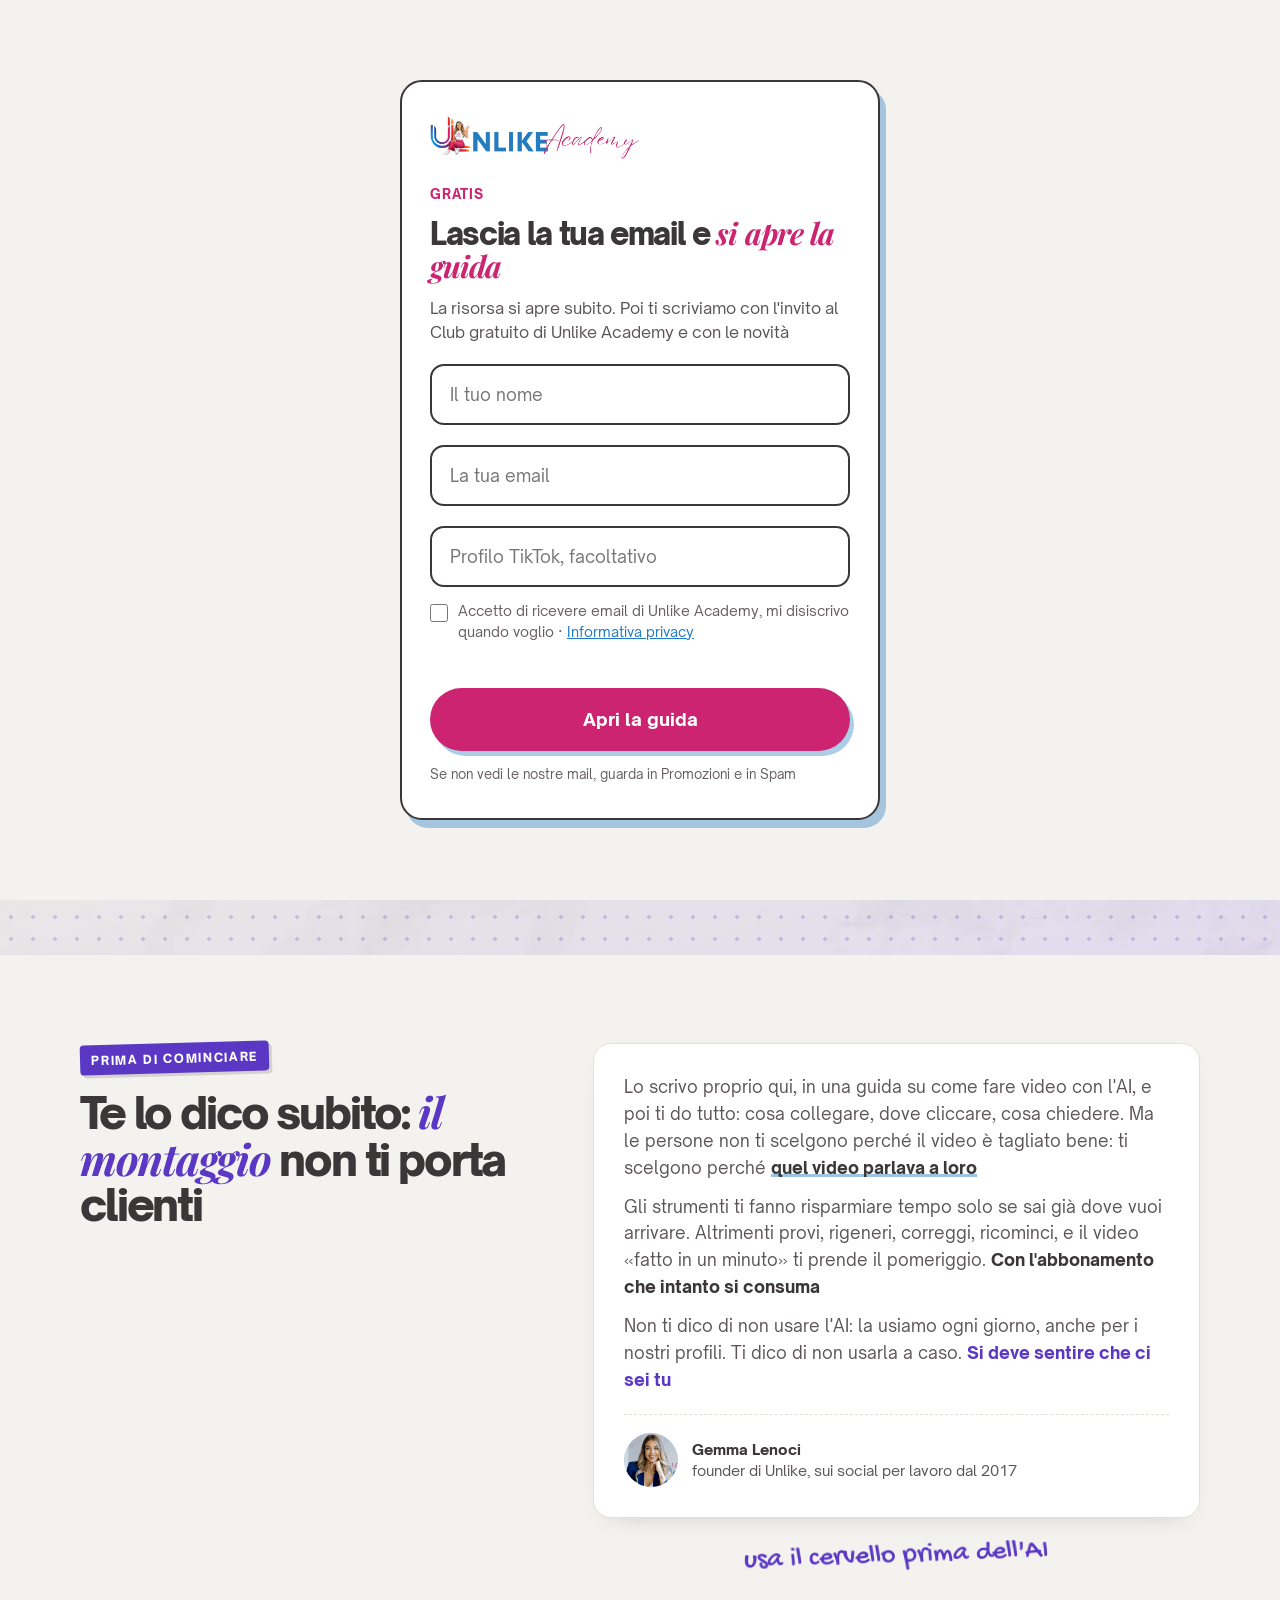
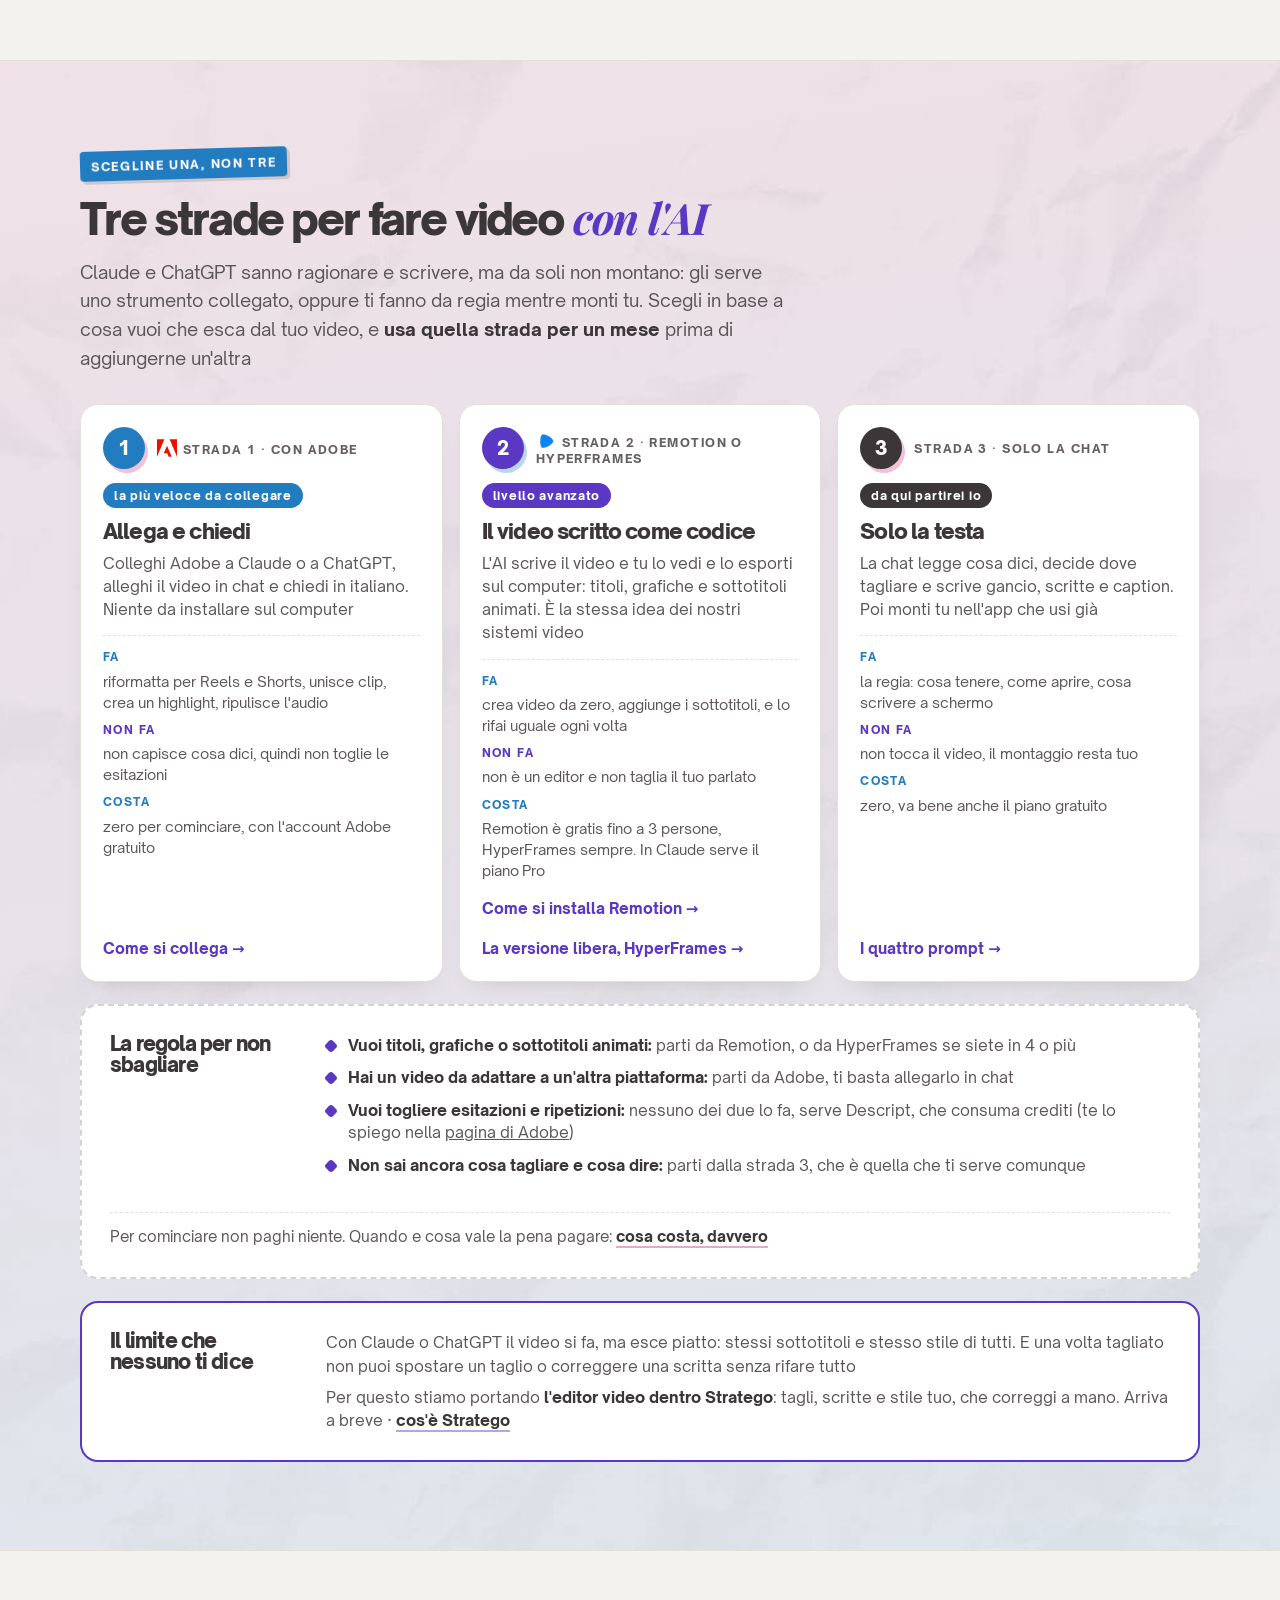
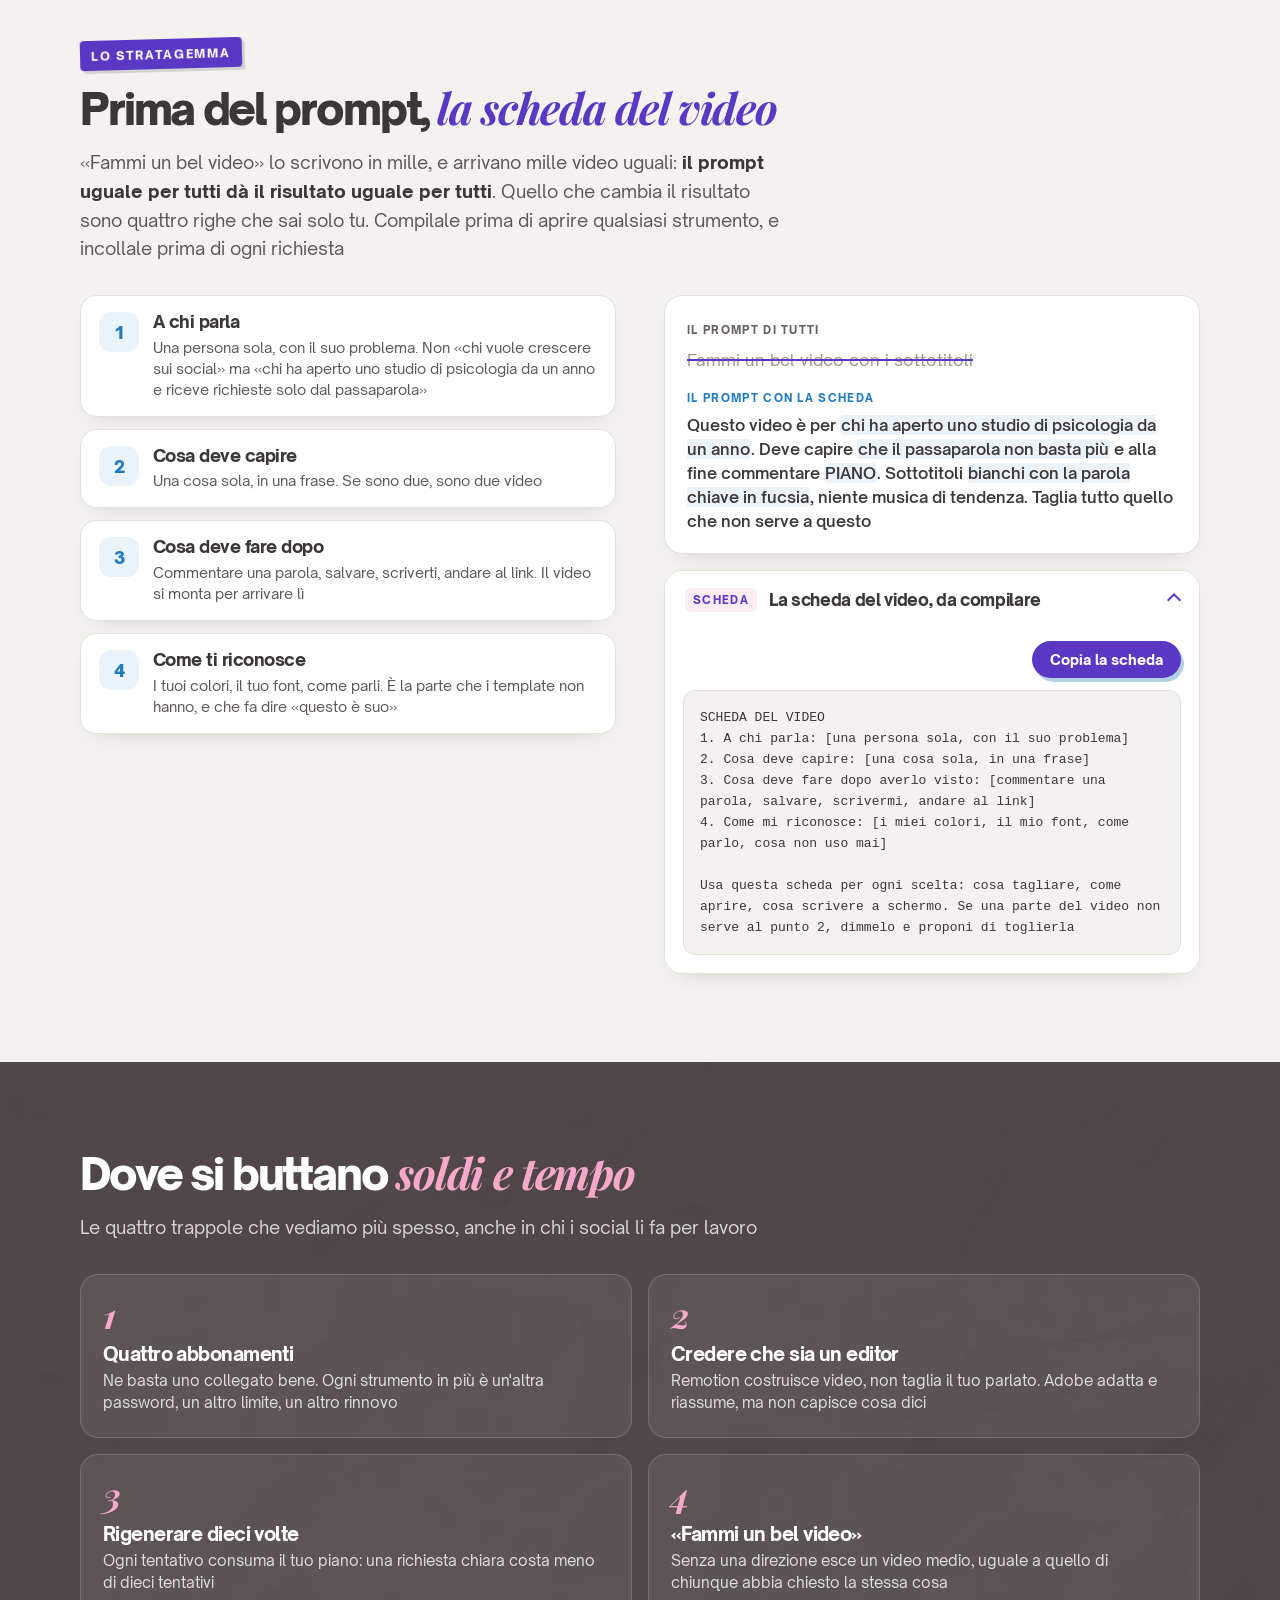
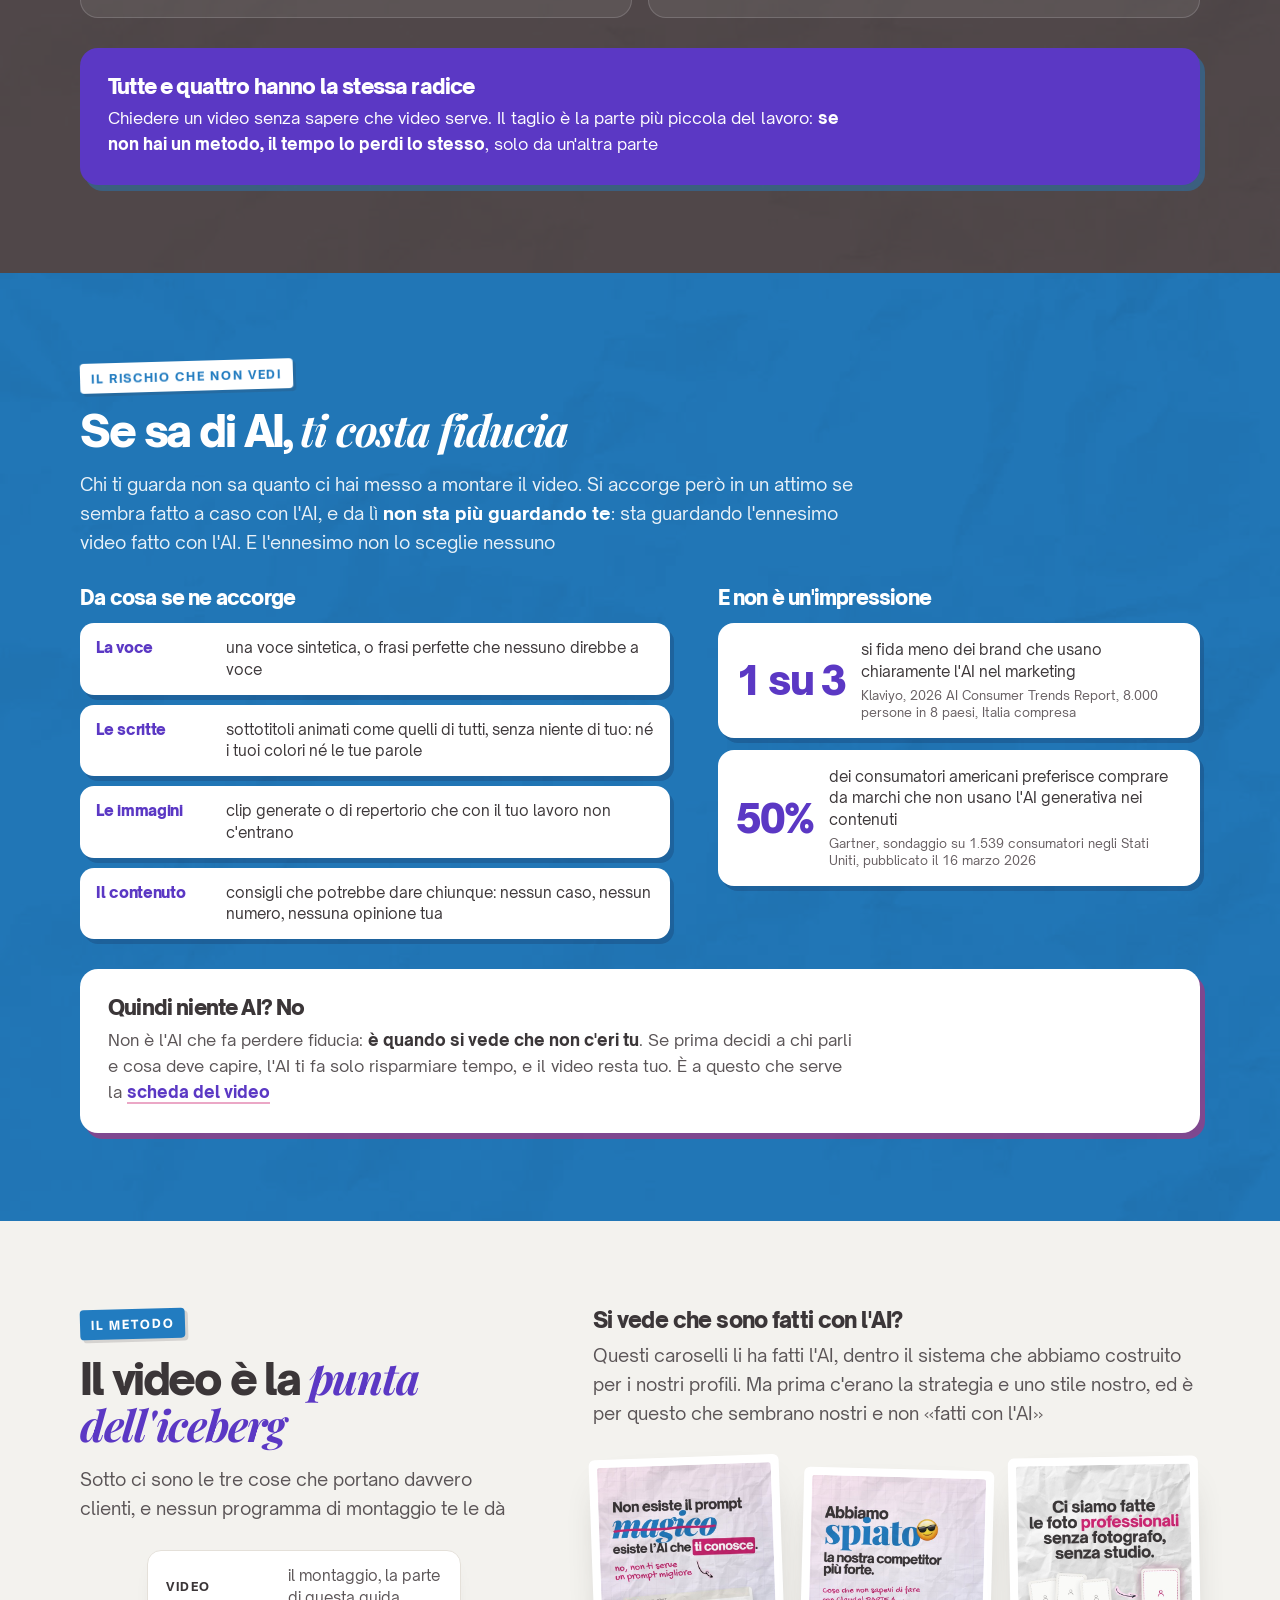
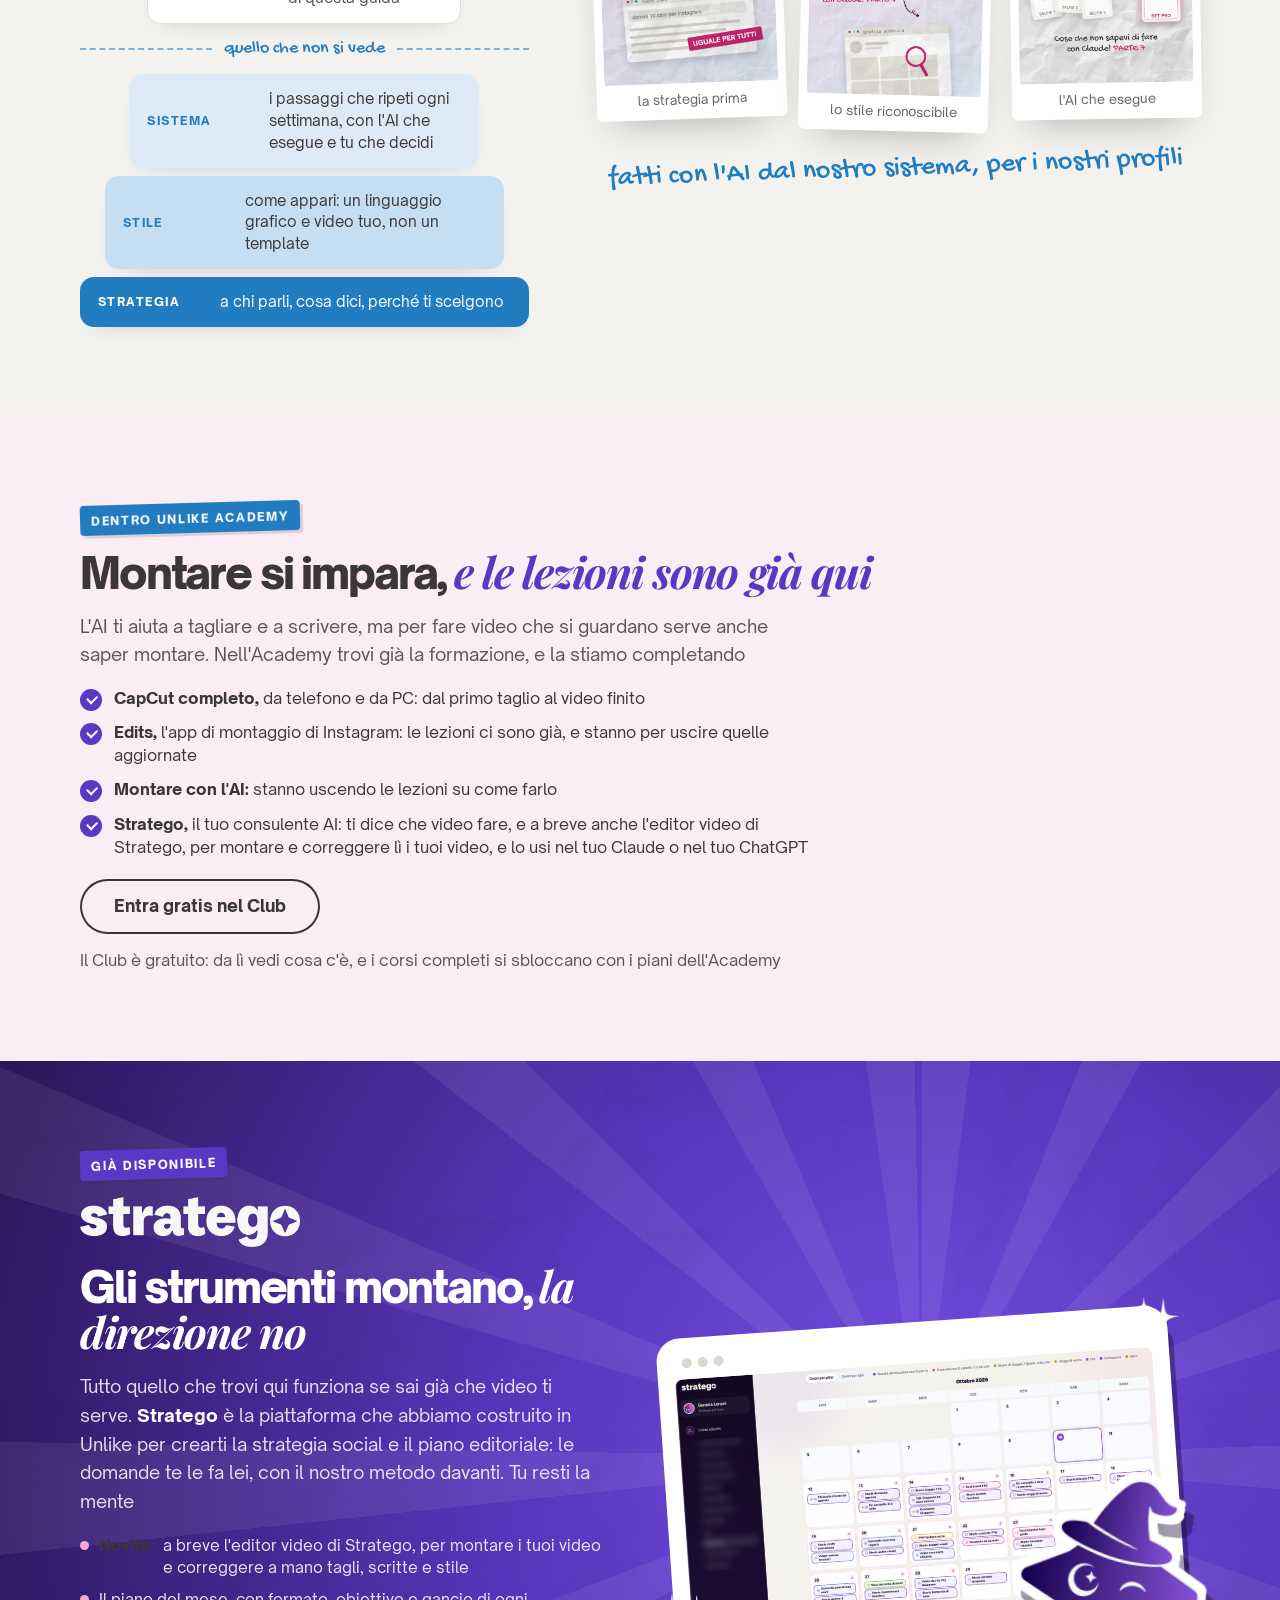
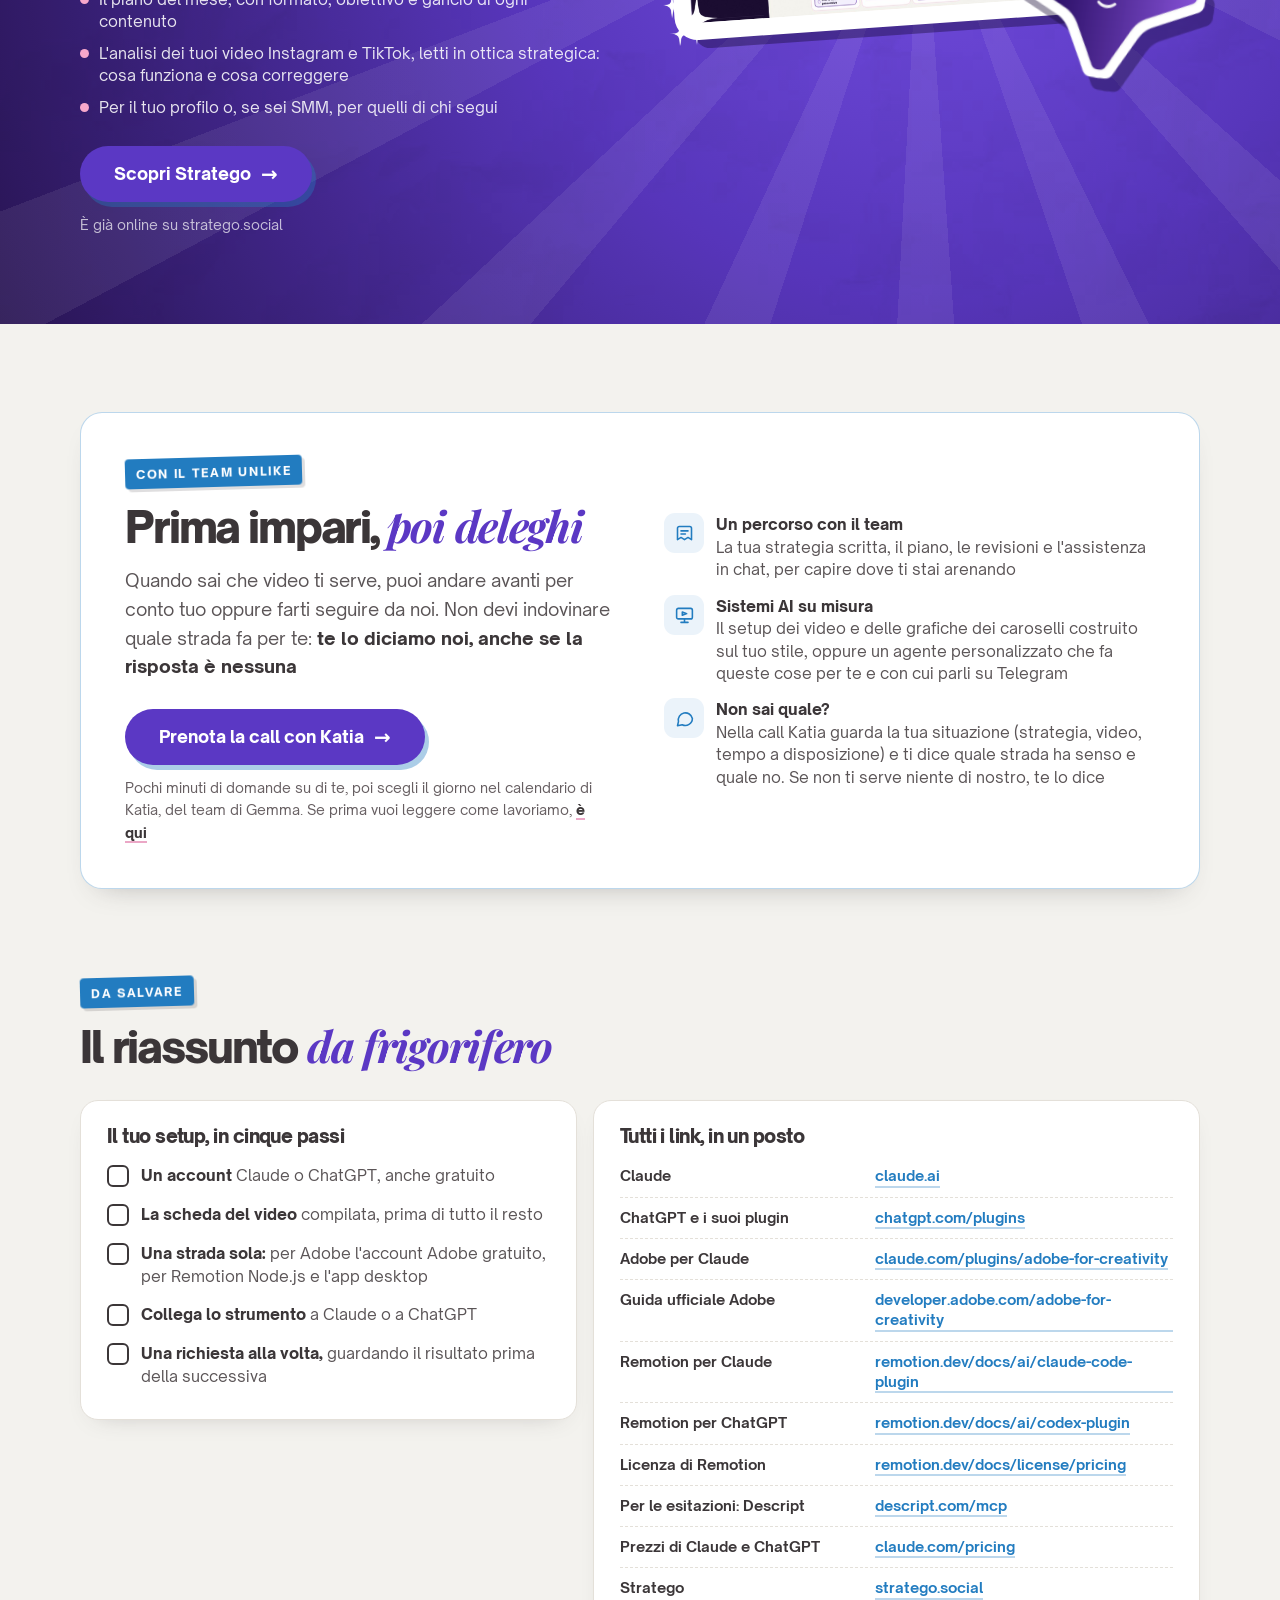
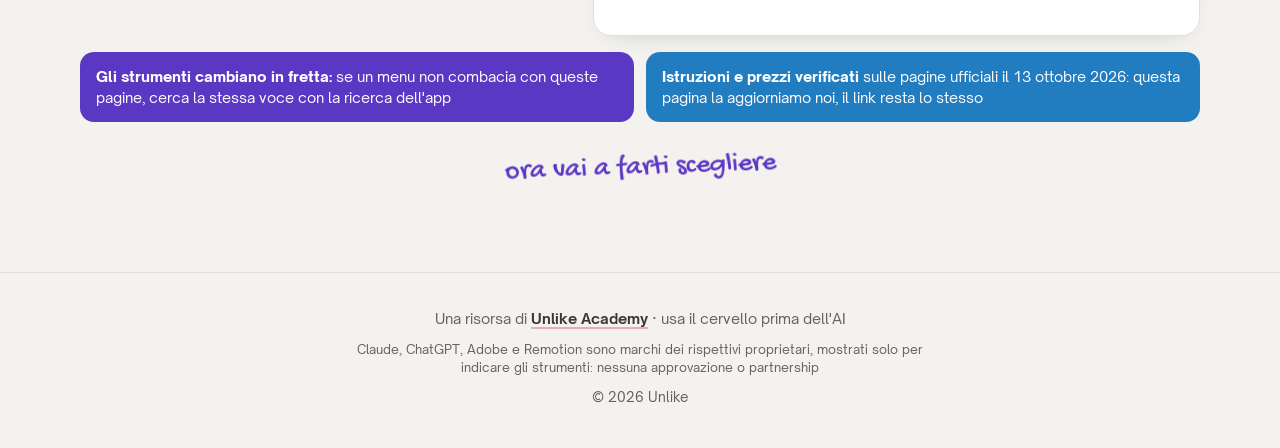
<file: tiktok/index.html>
<!doctype html>
<html lang="it">
<head>
<meta charset="utf-8">
<meta name="viewport" content="width=device-width, initial-scale=1">
<meta name="robots" content="noindex">
<title>Video con l'AI, senza buttare soldi · Unlike Academy</title>
<link rel="canonical" href="https://montaggio.unlikeacademy.it/">
<meta http-equiv="refresh" content="0;url=../?utm_source=tiktok&amp;utm_medium=commento&amp;utm_campaign=montaggio">
<script>location.replace('../?utm_source=tiktok&utm_medium=commento&utm_campaign=montaggio'+location.hash)</script>
<style>body{font-family:system-ui,sans-serif;background:#F3F2EE;color:#3B3638;display:flex;min-height:100vh;align-items:center;justify-content:center;margin:0}a{color:#CD2471;font-weight:700}</style>
<script src="https://academy.unlikeacademy.it/traccia.js?v=1" defer data-risorsa="montaggio"></script>
</head>
<body>
<p><a href="../?utm_source=tiktok&amp;utm_medium=commento&amp;utm_campaign=montaggio">Apri la guida</a></p>
</body>
</html>
</file>
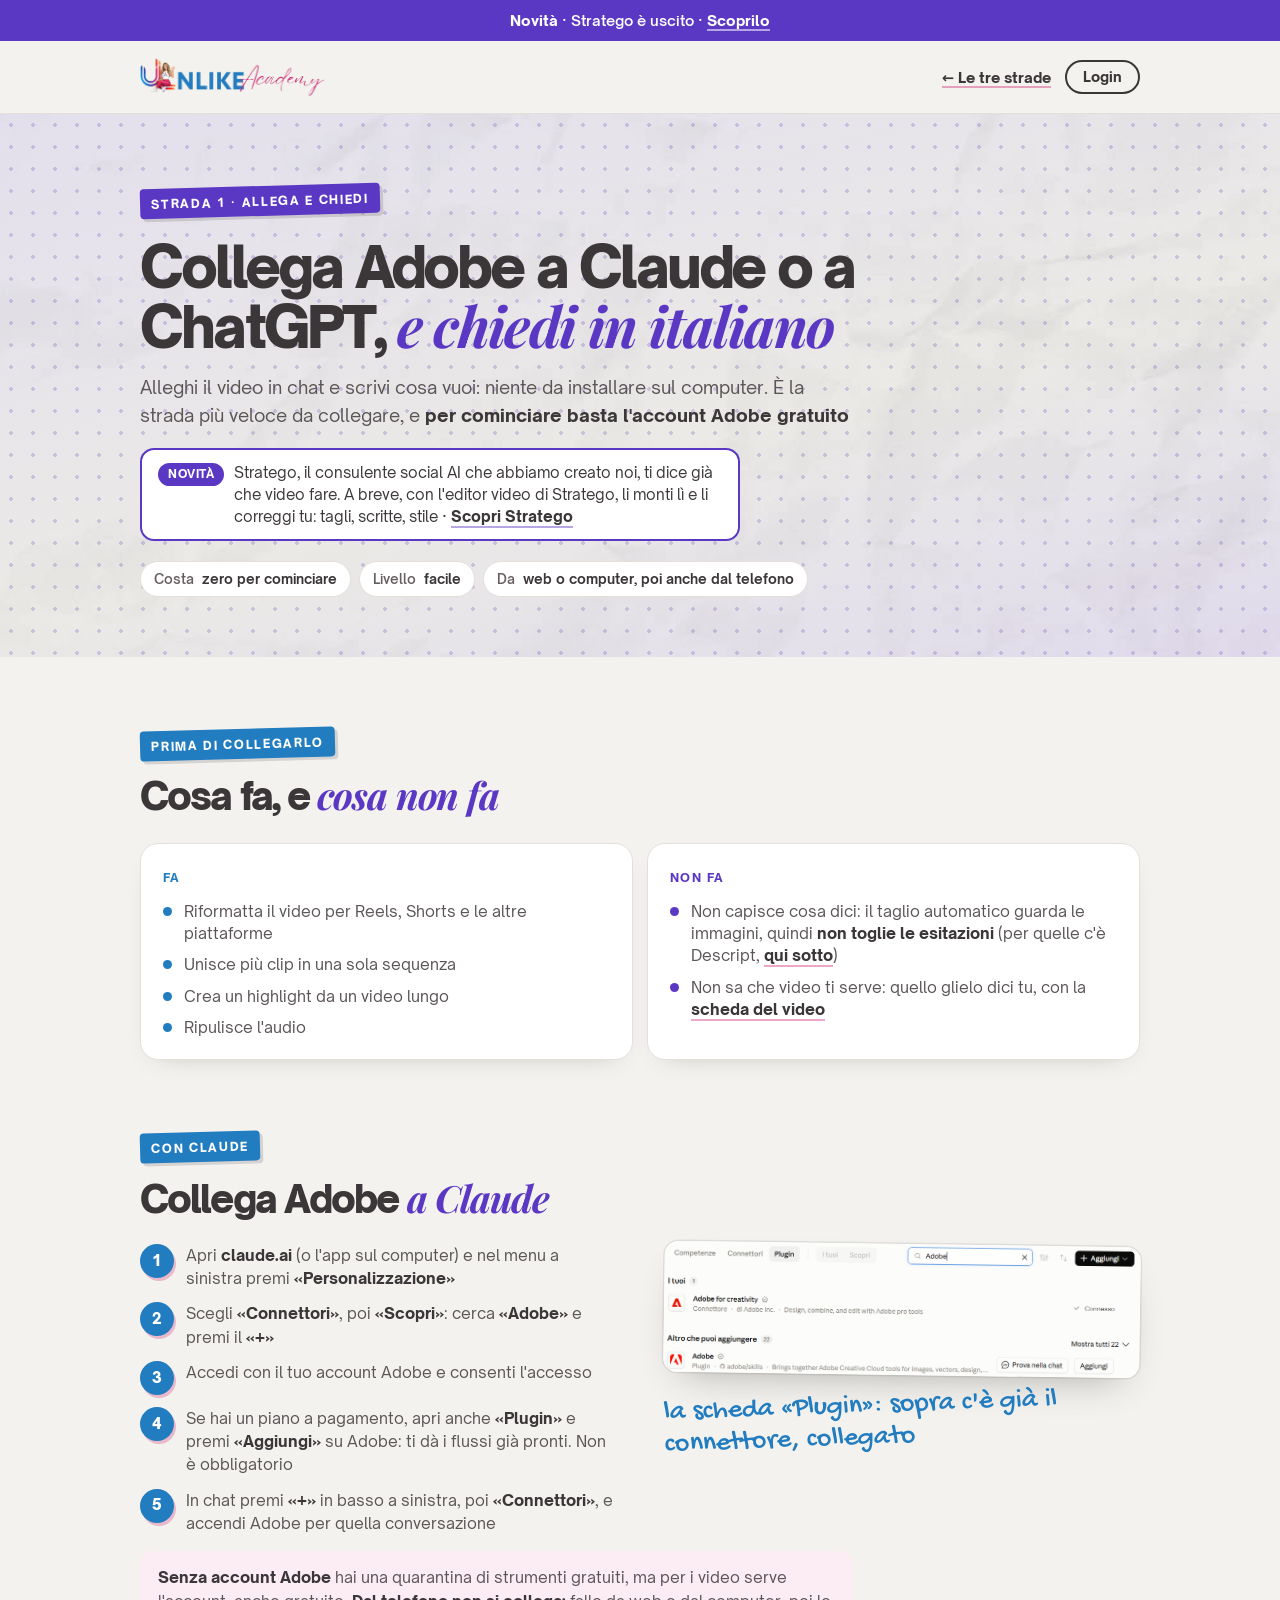
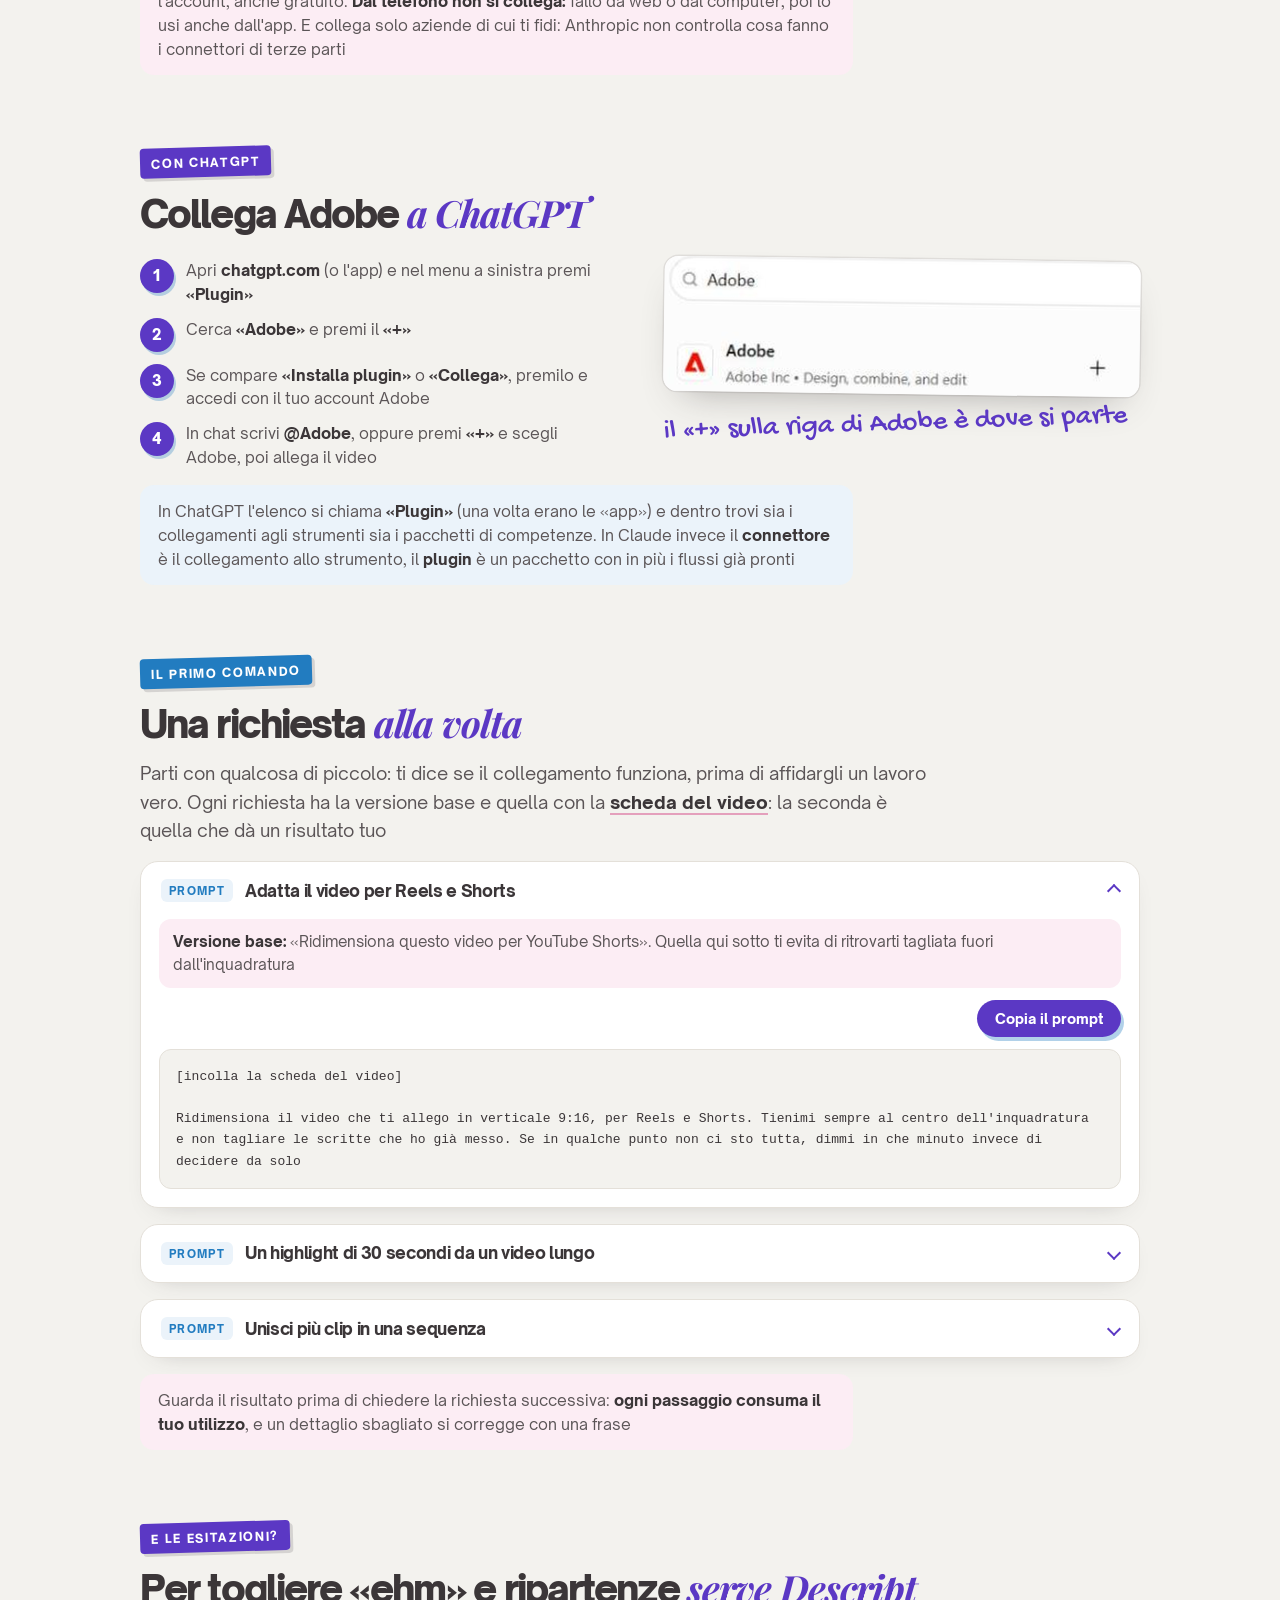
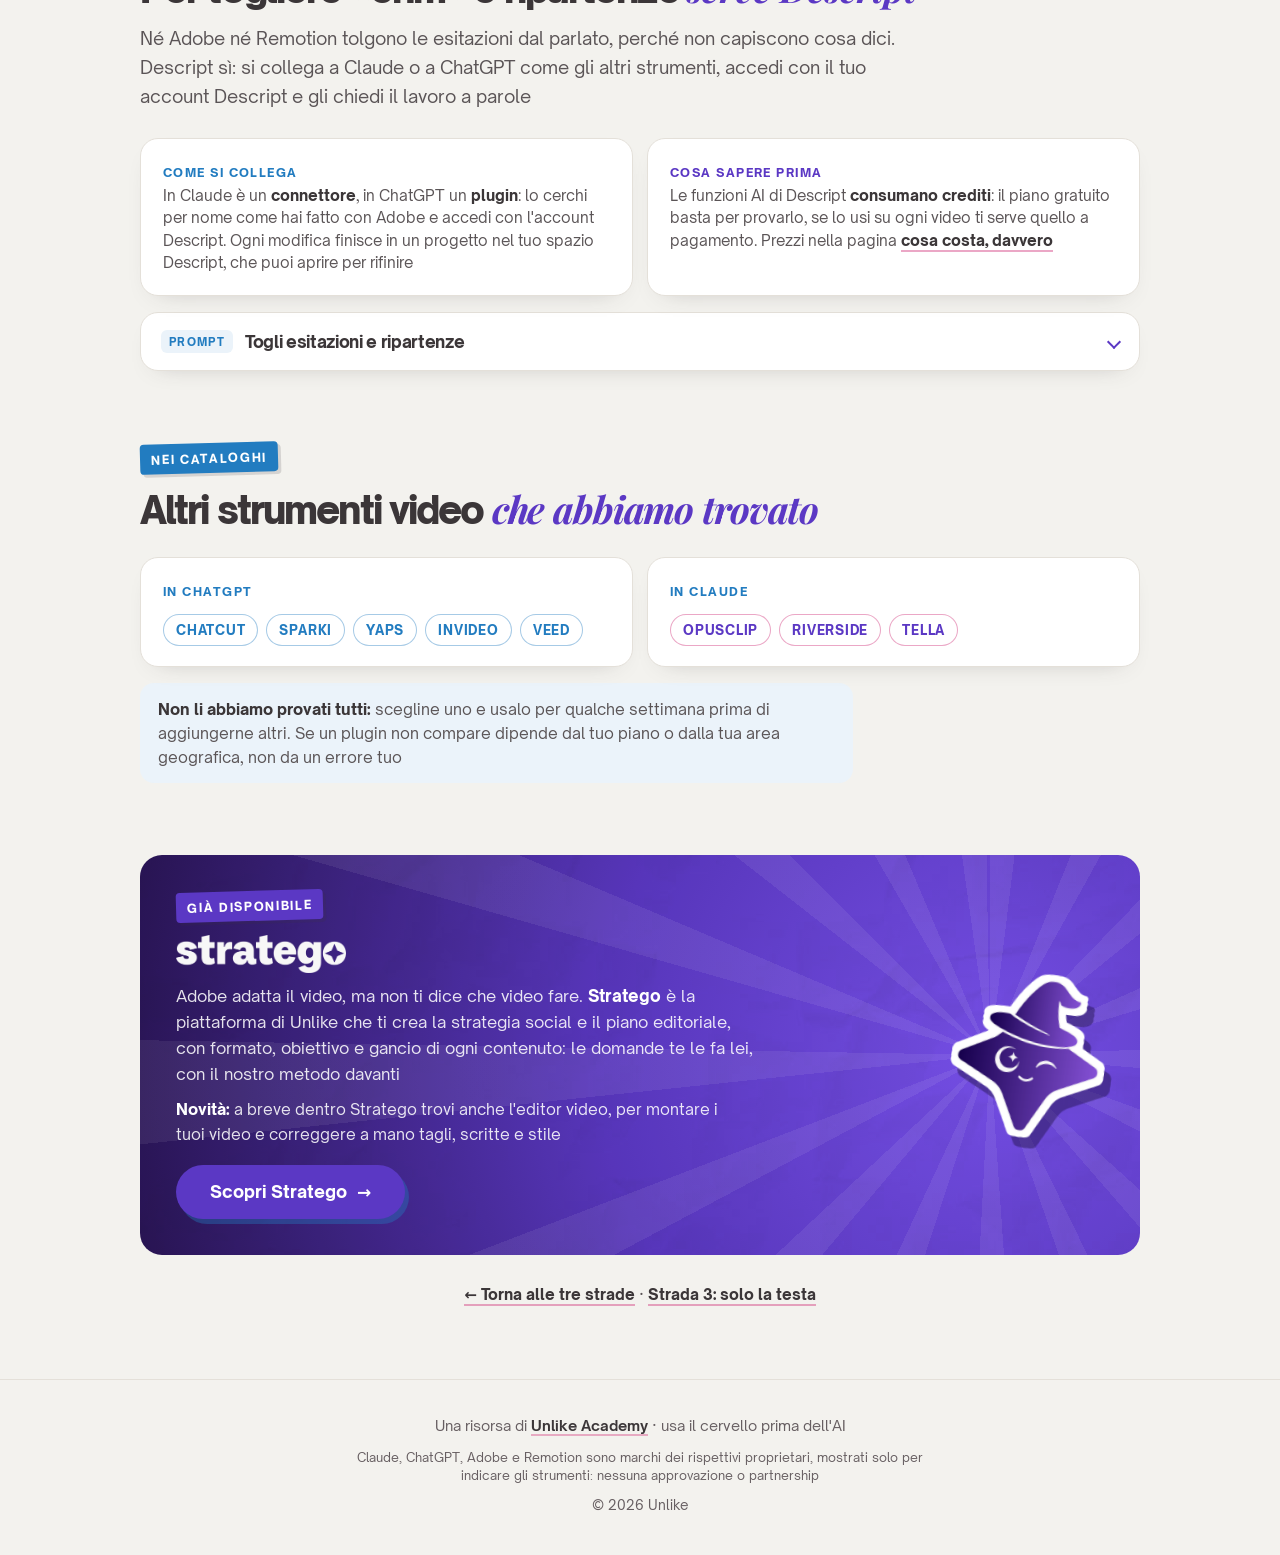
<file: adobe.html>
<!doctype html>
<html lang="it">
<head>
<meta charset="utf-8">
<meta name="viewport" content="width=device-width, initial-scale=1">
<title>Strada 1: collega Adobe a Claude o a ChatGPT · Unlike Academy</title>
<meta name="description" content="Come collegare Adobe a Claude o a ChatGPT, allegare un video e chiedere in italiano: i passaggi, le prime richieste da copiare, cosa non fa e come togliere le esitazioni con Descript">
<link rel="canonical" href="https://montaggio.unlikeacademy.it/adobe.html">
<meta property="og:title" content="Collega Adobe a Claude o a ChatGPT, e chiedi in italiano">
<meta property="og:image" content="https://montaggio.unlikeacademy.it/assets/img/og-montaggio.jpg">
<link rel="icon" href="assets/logo/favicon.png">
<link rel="apple-touch-icon" href="assets/logo/apple-touch-icon.png">
<link rel="preload" href="assets/fonts/open-sauce-sans-900.woff2" as="font" type="font/woff2" crossorigin>
<link rel="stylesheet" href="assets/stile.css?v=2">
<script src="https://academy.unlikeacademy.it/traccia.js?v=1" defer data-risorsa="montaggio"></script>
<style data-novita>
.novita{margin-top:18px;display:flex;gap:10px;align-items:flex-start;background:#fff;border:2px solid #5B38C4;border-radius:14px;padding:12px 16px;font-size:15px;line-height:1.45;max-width:40em;color:#3B3638;text-align:left}
.novita .tag{flex:none;background:#5B38C4;color:#fff;font-weight:800;font-size:11.5px;letter-spacing:.05em;text-transform:uppercase;border-radius:999px;padding:3px 10px;margin-top:1px}
.novita a{color:#3B3638;font-weight:800;text-decoration:none;border-bottom:2px solid rgba(91,56,196,.45);white-space:nowrap}
.limite{border:2px solid #5B38C4}
.limite p{font-size:15.5px;line-height:1.5}
.limite p+p{margin-top:8px}
.limite a{color:#3B3638;font-weight:800;text-decoration:none;border-bottom:2px solid rgba(91,56,196,.45)}
.stbanner p.nv{font-size:.97rem}
</style>
<style data-live-blocco-css>
.liveblk{margin:18px 0 0;background:var(--fucsia,#CD2471);border-radius:16px;padding:16px 18px 18px;max-width:40em;text-align:left;box-shadow:4px 4px 0 rgba(59,54,56,.18)}
.liveblk .lv-tag{display:inline-block;background:#fff;color:var(--fucsia,#CD2471)!important;font-weight:800;font-size:11.5px;letter-spacing:.06em;text-transform:uppercase;border-radius:999px;padding:3px 11px}
.liveblk .lv-t{margin:9px 0 0;font-weight:900;font-size:1.4rem;line-height:1.15;color:#fff!important}
.liveblk .lv-s{margin:7px 0 0;font-size:15.5px;line-height:1.45;color:#fff!important}
.liveblk .lv-b{display:inline-block;margin-top:13px;background:#fff;color:var(--fucsia,#CD2471)!important;font-weight:900;font-size:16px;border-radius:999px;padding:11px 20px;text-decoration:none;border:0}
.liveblk .lv-b:hover{background:#FCEDF4}
.sec.impara{background:var(--rosa-bg,#FCEDF4)}
.cm-lista{list-style:none;padding:0;margin:18px 0 0;display:grid;gap:11px;max-width:46em}
.cm-lista li{position:relative;padding-left:34px;font-size:16px;line-height:1.45;color:var(--ink,#3B3638)}
.cm-lista li::before{content:"";position:absolute;left:0;top:2px;width:22px;height:22px;border-radius:50%;background:var(--fucsia,#CD2471)}
.cm-lista li::after{content:"";position:absolute;left:7px;top:8px;width:8px;height:4.5px;border-left:2.5px solid #fff;border-bottom:2.5px solid #fff;transform:rotate(-45deg)}
.sec.impara .btns{margin-top:20px;display:flex;flex-wrap:wrap;gap:10px}
.sec.impara .micro{margin-top:14px}
</style>
</head>
<body>

<a class="strip" data-live href="https://black.unlikeacademy.it/?utm_source=montaggio&amp;utm_medium=striscia&amp;utm_campaign=bf26" target="_blank" rel="noopener"><b>Live gratuita</b> giovedì 26/11 alle 19:30 · prova in anteprima l'editing di Stratego, dentro il tuo Claude o ChatGPT · <u>Iscriviti</u></a><script data-striscia>(function(){if(Date.now()<Date.UTC(2026,10,26,18,30))return;var s=document.querySelector('a[data-live]');if(!s)return;s.href='#stratego';s.removeAttribute('target');s.innerHTML='<b>Novità</b> · Stratego è uscito · <u>Scoprilo</u>';})()</script>
<header class="wrap stretta hd">
  <a href="index.html"><img src="assets/logo/logo.webp" alt="Unlike Academy" width="768" height="158"></a>
  <div class="dx"><a class="acc" href="index.html#strade"><b>&larr; Le tre strade</b></a><a class="login" href="https://club.unlikeacademy.it/sign_in" target="_blank" rel="noopener">Login</a></div>
</header>

<main>
<section class="hero int">
  <div class="wrap stretta">
    <span class="kicker">Strada 1 · allega e chiedi</span>
    <h1>Collega Adobe a Claude o a ChatGPT, <em>e chiedi in italiano</em></h1>
    <p class="lead">Alleghi il video in chat e scrivi cosa vuoi: niente da installare sul computer. È la strada più veloce da collegare, e <b>per cominciare basta l'account Adobe gratuito</b></p>
    <div class="liveblk" data-live-blocco><span class="lv-tag">Live gratuita · giovedì 26/11 · 19:30</span><p class="lv-t">Clienti dai social nel 2027</p><p class="lv-s">Ti mostriamo Stratego dal vivo, e chi partecipa potrà provare in anteprima lo strumento che stiamo costruendo per fare l'editing dentro Stratego, e lo usi nel tuo Claude o nel tuo ChatGPT</p><a class="lv-b" href="https://black.unlikeacademy.it/?utm_source=montaggio&amp;utm_medium=blocco-hero&amp;utm_campaign=bf26&amp;utm_content=adobe" target="_blank" rel="noopener">Iscriviti alla live, è gratis <span aria-hidden="true">&rarr;</span></a></div>
<p class="novita"><span class="tag">Novità</span><span>Stratego, il consulente social AI che abbiamo creato noi, ti dice già che video fare. A breve, con l'editor video di Stratego, li monti lì e li correggi tu: tagli, scritte, stile · <a href="#stratego">Scopri Stratego</a></span></p>
    <div class="meta"><span><i>Costa</i> zero per cominciare</span><span><i>Livello</i> facile</span><span><i>Da</i> web o computer, poi anche dal telefono</span></div>
  </div>
</section>

<section class="int-sec">
  <div class="wrap stretta">
    <span class="eyebrow">Prima di collegarlo</span>
    <h2>Cosa fa, e <em>cosa non fa</em></h2>
    <div class="parts">
      <div class="part">
        <span class="no">Fa</span>
        <ul class="check">
          <li>Riformatta il video per Reels, Shorts e le altre piattaforme</li>
          <li>Unisce più clip in una sola sequenza</li>
          <li>Crea un highlight da un video lungo</li>
          <li>Ripulisce l'audio</li>
        </ul>
      </div>
      <div class="part non">
        <span class="no">Non fa</span>
        <ul class="check">
          <li>Non capisce cosa dici: il taglio automatico guarda le immagini, quindi <b>non toglie le esitazioni</b> (per quelle c'è Descript, <a href="#esitazioni">qui sotto</a>)</li>
          <li>Non sa che video ti serve: quello glielo dici tu, con la <a href="index.html#scheda">scheda del video</a></li>
        </ul>
      </div>
    </div>
  </div>
</section>

<section class="int-sec">
  <div class="wrap stretta">
    <span class="eyebrow">Con Claude</span>
    <h2>Collega Adobe <em>a Claude</em></h2>
    <div class="duecol">
      <ol class="passi">
        <li><span>Apri <b>claude.ai</b> (o l'app sul computer) e nel menu a sinistra premi <b>«Personalizzazione»</b></span></li>
        <li><span>Scegli <b>«Connettori»</b>, poi <b>«Scopri»</b>: cerca <b>«Adobe»</b> e premi il <b>«+»</b></span></li>
        <li><span>Accedi con il tuo account Adobe e consenti l'accesso</span></li>
        <li><span>Se hai un piano a pagamento, apri anche <b>«Plugin»</b> e premi <b>«Aggiungi»</b> su Adobe: ti dà i flussi già pronti. Non è obbligatorio</span></li>
        <li><span>In chat premi <b>«+»</b> in basso a sinistra, poi <b>«Connettori»</b>, e accendi Adobe per quella conversazione</span></li>
      </ol>
      <div>
        <a class="schermata" href="assets/img/claude-plugin-adobe.png" target="_blank" rel="noopener"><img src="assets/img/claude-plugin-adobe.png" alt="La scheda Plugin di Claude con Adobe for creativity collegato e il plugin Adobe da aggiungere" width="980" height="269" loading="lazy"></a>
        <span class="mano blu didascalia">la scheda «Plugin»: sopra c'è già il connettore, collegato</span>
      </div>
    </div>
    <div class="note"><b>Senza account Adobe</b> hai una quarantina di strumenti gratuiti, ma per i video serve l'account, anche gratuito. <b>Dal telefono non si collega:</b> fallo da web o dal computer, poi lo usi anche dall'app. E collega solo aziende di cui ti fidi: Anthropic non controlla cosa fanno i connettori di terze parti</div>
  </div>
</section>

<section class="int-sec">
  <div class="wrap stretta">
    <span class="eyebrow rosa">Con ChatGPT</span>
    <h2>Collega Adobe <em>a ChatGPT</em></h2>
    <div class="duecol">
      <ol class="passi rosa">
        <li><span>Apri <b>chatgpt.com</b> (o l'app) e nel menu a sinistra premi <b>«Plugin»</b></span></li>
        <li><span>Cerca <b>«Adobe»</b> e premi il <b>«+»</b></span></li>
        <li><span>Se compare <b>«Installa plugin»</b> o <b>«Collega»</b>, premilo e accedi con il tuo account Adobe</span></li>
        <li><span>In chat scrivi <b>@Adobe</b>, oppure premi <b>«+»</b> e scegli Adobe, poi allega il video</span></li>
      </ol>
      <div>
        <a class="schermata" href="assets/img/chatgpt-plugin-adobe.png" target="_blank" rel="noopener"><img src="assets/img/chatgpt-plugin-adobe.png" alt="La ricerca di Adobe nei plugin di ChatGPT, con il pulsante più" width="688" height="195" loading="lazy"></a>
        <span class="mano didascalia">il «+» sulla riga di Adobe è dove si parte</span>
      </div>
    </div>
    <div class="note azz">In ChatGPT l'elenco si chiama <b>«Plugin»</b> (una volta erano le «app») e dentro trovi sia i collegamenti agli strumenti sia i pacchetti di competenze. In Claude invece il <b>connettore</b> è il collegamento allo strumento, il <b>plugin</b> è un pacchetto con in più i flussi già pronti</div>
  </div>
</section>

<section class="int-sec">
  <div class="wrap stretta">
    <span class="eyebrow">Il primo comando</span>
    <h2>Una richiesta <em>alla volta</em></h2>
    <p class="lead">Parti con qualcosa di piccolo: ti dice se il collegamento funziona, prima di affidargli un lavoro vero. Ogni richiesta ha la versione base e quella con la <a href="index.html#scheda" style="color:var(--ink);font-weight:800;text-decoration:none;border-bottom:2px solid rgba(205,36,113,.4)">scheda del video</a>: la seconda è quella che dà un risultato tuo</p>

    <details class="prompt" open>
      <summary>Adatta il video per Reels e Shorts<span class="chev"></span></summary>
      <p class="uso"><b>Versione base:</b> «Ridimensiona questo video per YouTube Shorts». Quella qui sotto ti evita di ritrovarti tagliata fuori dall'inquadratura</p>
      <div class="pact"><button class="copy" data-target="a1" type="button">Copia il prompt</button></div>
<pre id="a1">[incolla la scheda del video]

Ridimensiona il video che ti allego in verticale 9:16, per Reels e Shorts. Tienimi sempre al centro dell'inquadratura e non tagliare le scritte che ho già messo. Se in qualche punto non ci sto tutta, dimmi in che minuto invece di decidere da solo</pre>
    </details>

    <details class="prompt">
      <summary>Un highlight di 30 secondi da un video lungo<span class="chev"></span></summary>
      <p class="uso"><b>Versione base:</b> «Crea un highlight reel di 30 secondi da questo video». Senza la scheda sceglie i momenti più movimentati, non quelli che servono a te</p>
      <div class="pact"><button class="copy" data-target="a2" type="button">Copia il prompt</button></div>
<pre id="a2">[incolla la scheda del video]

Dal video che ti allego crea un highlight di 30 secondi. Scegli solo i momenti che servono al punto 2 della scheda e apri con il più forte. Prima di montare, elencami quali momenti hai scelto, con i minuti, e perché</pre>
    </details>

    <details class="prompt">
      <summary>Unisci più clip in una sequenza<span class="chev"></span></summary>
      <p class="uso"><b>Versione base:</b> «Unisci queste clip in un'unica sequenza». Dagli tu l'ordine: è una scelta di racconto, non di montaggio</p>
      <div class="pact"><button class="copy" data-target="a3" type="button">Copia il prompt</button></div>
<pre id="a3">Unisci le clip che ti allego in un'unica sequenza, in quest'ordine:
1. [nome della clip]
2. [nome della clip]
3. [nome della clip]

Niente transizioni a effetto tra una clip e l'altra, e lascia l'audio di ogni clip com'è</pre>
    </details>

    <div class="note">Guarda il risultato prima di chiedere la richiesta successiva: <b>ogni passaggio consuma il tuo utilizzo</b>, e un dettaglio sbagliato si corregge con una frase</div>
  </div>
</section>

<section class="int-sec" id="esitazioni">
  <div class="wrap stretta">
    <span class="eyebrow rosa">E le esitazioni?</span>
    <h2>Per togliere «ehm» e ripartenze <em>serve Descript</em></h2>
    <p class="lead">Né Adobe né Remotion tolgono le esitazioni dal parlato, perché non capiscono cosa dici. Descript sì: si collega a Claude o a ChatGPT come gli altri strumenti, accedi con il tuo account Descript e gli chiedi il lavoro a parole</p>
    <div class="parts">
      <div class="part">
        <span class="no">Come si collega</span>
        <p>In Claude è un <b>connettore</b>, in ChatGPT un <b>plugin</b>: lo cerchi per nome come hai fatto con Adobe e accedi con l'account Descript. Ogni modifica finisce in un progetto nel tuo spazio Descript, che puoi aprire per rifinire</p>
      </div>
      <div class="part non">
        <span class="no">Cosa sapere prima</span>
        <p>Le funzioni AI di Descript <b>consumano crediti</b>: il piano gratuito basta per provarlo, se lo usi su ogni video ti serve quello a pagamento. Prezzi nella pagina <a href="costi.html">cosa costa, davvero</a></p>
      </div>
    </div>
    <details class="prompt">
      <summary>Togli esitazioni e ripartenze<span class="chev"></span></summary>
      <div class="pact"><button class="copy" data-target="a4" type="button">Copia il prompt</button></div>
<pre id="a4">Nel video che ti indico togli le parole di riempimento (ehm, cioè, allora ripetuti) e le ripartenze, quando ricomincio la stessa frase. Lascia tutto il resto com'è

Regola: taglia solo frasi intere o parole di riempimento, mai una frase a metà. Alla fine dimmi quanti tagli hai fatto e quanto dura il video adesso</pre>
    </details>
  </div>
</section>

<section class="int-sec">
  <div class="wrap stretta">
    <span class="eyebrow">Nei cataloghi</span>
    <h2>Altri strumenti video <em>che abbiamo trovato</em></h2>
    <div class="parts">
      <div class="part"><span class="no">In ChatGPT</span><div class="chips"><span>ChatCut</span><span>Sparki</span><span>Yaps</span><span>InVideo</span><span>Veed</span></div></div>
      <div class="part"><span class="no">In Claude</span><div class="chips rosa"><span>OpusClip</span><span>Riverside</span><span>Tella</span></div></div>
    </div>
    <div class="note azz"><b>Non li abbiamo provati tutti:</b> scegline uno e usalo per qualche settimana prima di aggiungerne altri. Se un plugin non compare dipende dal tuo piano o dalla tua area geografica, non da un errore tuo</div>
  </div>
</section>

<section id="stratego" class="int-sec"><div class="wrap stretta">
  <div class="stbanner">
    <div>
      <span class="eyebrow">Già disponibile</span>
      <img class="wm" src="assets/stratego/stratego-wordmark-bianco.png" alt="Stratego" width="800" height="179">
      <p>Adobe adatta il video, ma non ti dice che video fare. <b>Stratego</b> è la piattaforma di Unlike che ti crea la strategia social e il piano editoriale, con formato, obiettivo e gancio di ogni contenuto: le domande te le fa lei, con il nostro metodo davanti</p>
      <p class="nv"><b>Novità:</b> a breve dentro Stratego trovi anche l'editor video, per montare i tuoi video e correggere a mano tagli, scritte e stile</p>
      <a class="btn" href="https://stratego.social/?utm_source=montaggio&amp;utm_medium=banner-adobe&amp;utm_campaign=montaggio" target="_blank" rel="noopener">Scopri Stratego <span>&rarr;</span></a>
    </div>
    <img class="mago" src="assets/stratego/mascotte.png" alt="" width="390" height="420" loading="lazy">
  </div>
  <p class="backlib"><a href="index.html#strade">&larr; Torna alle tre strade</a> · <a href="solo-la-testa.html">Strada 3: solo la testa</a></p>
</div></section>
</main>

<footer><div class="wrap">
  <p>Una risorsa di <a href="https://entra.unlikeacademy.it/?utm_source=montaggio&amp;utm_medium=footer&amp;utm_campaign=montaggio">Unlike Academy</a> · usa il cervello prima dell'AI</p>
  <p class="marchi">Claude, ChatGPT, Adobe e Remotion sono marchi dei rispettivi proprietari, mostrati solo per indicare gli strumenti: nessuna approvazione o partnership</p><p>© 2026 Unlike</p>
</div></footer>

<script src="assets/pagina.js?v=1"></script>
<script data-live-blocco-fine>(function(){if(Date.now()<Date.UTC(2026,10,26,18,30))return;document.querySelectorAll('[data-live-blocco]').forEach(function(e){e.remove()})})()</script>
</body>
</html>
</file>
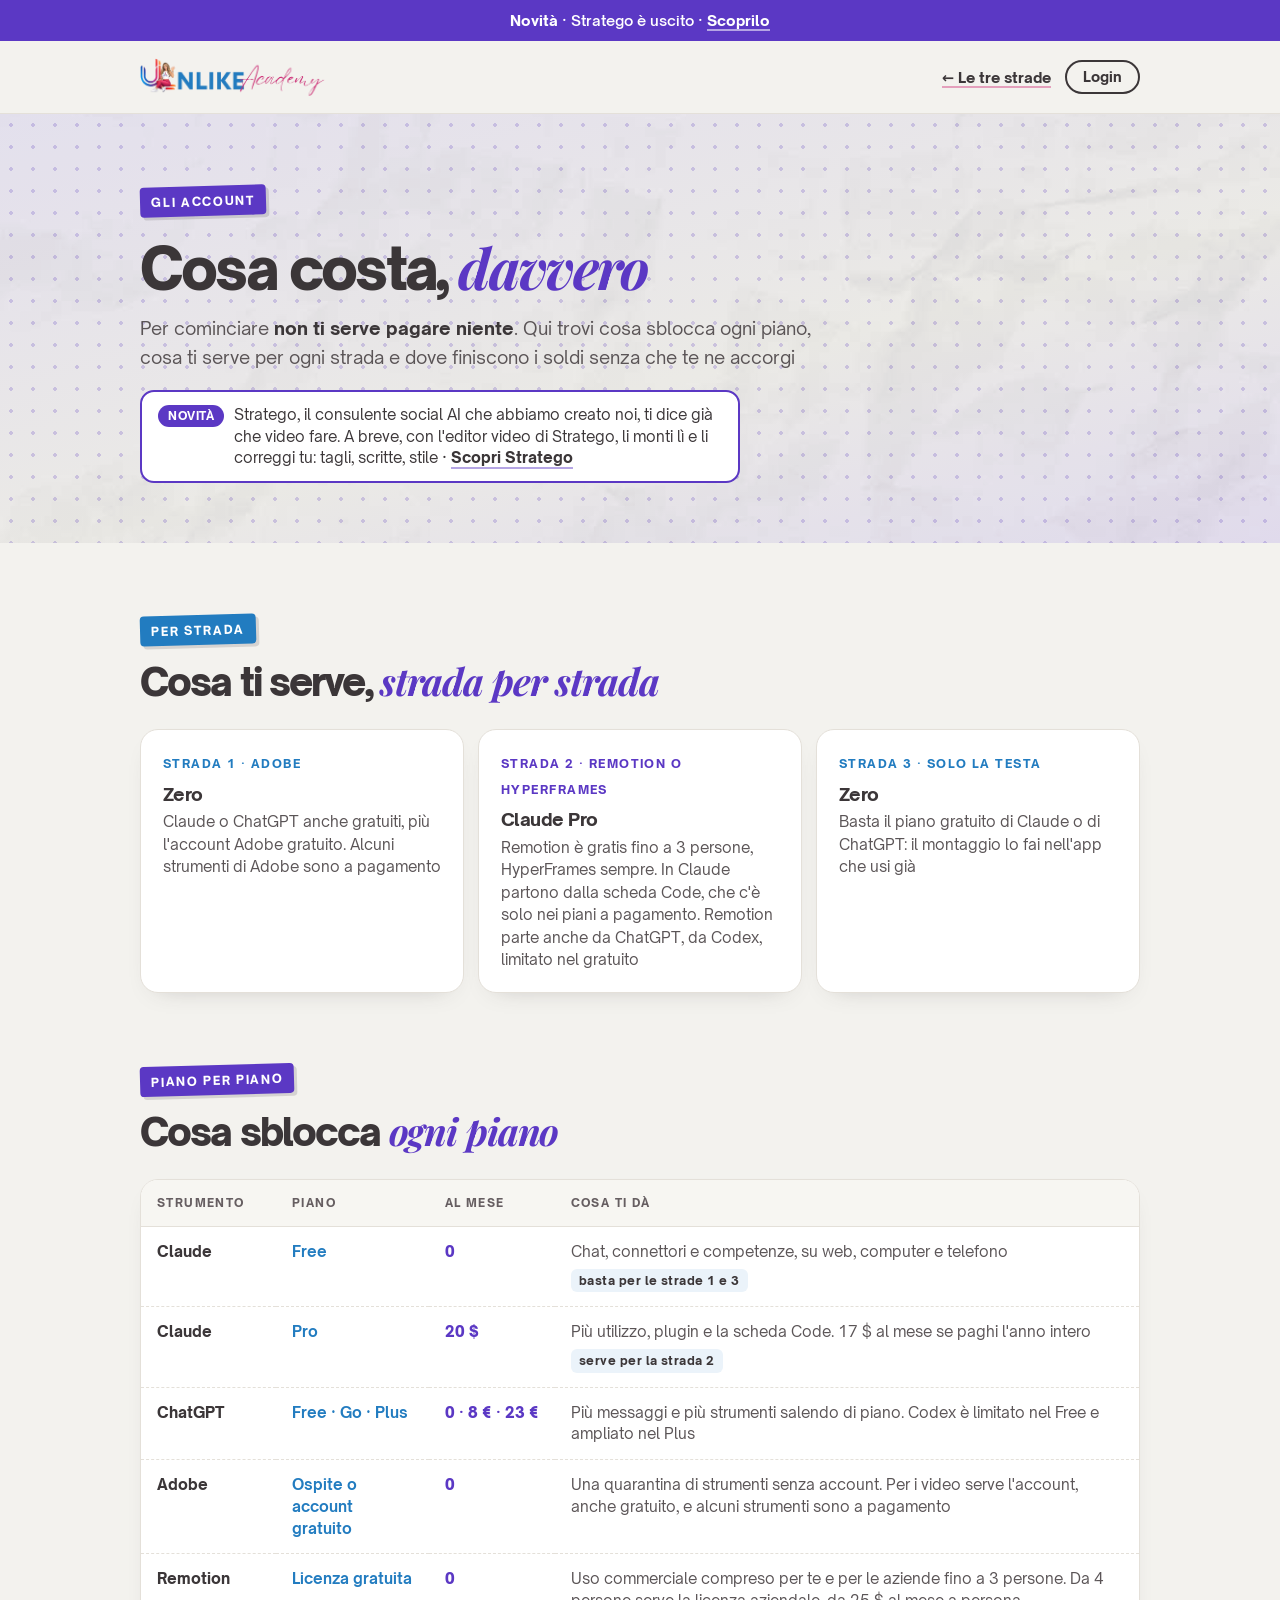
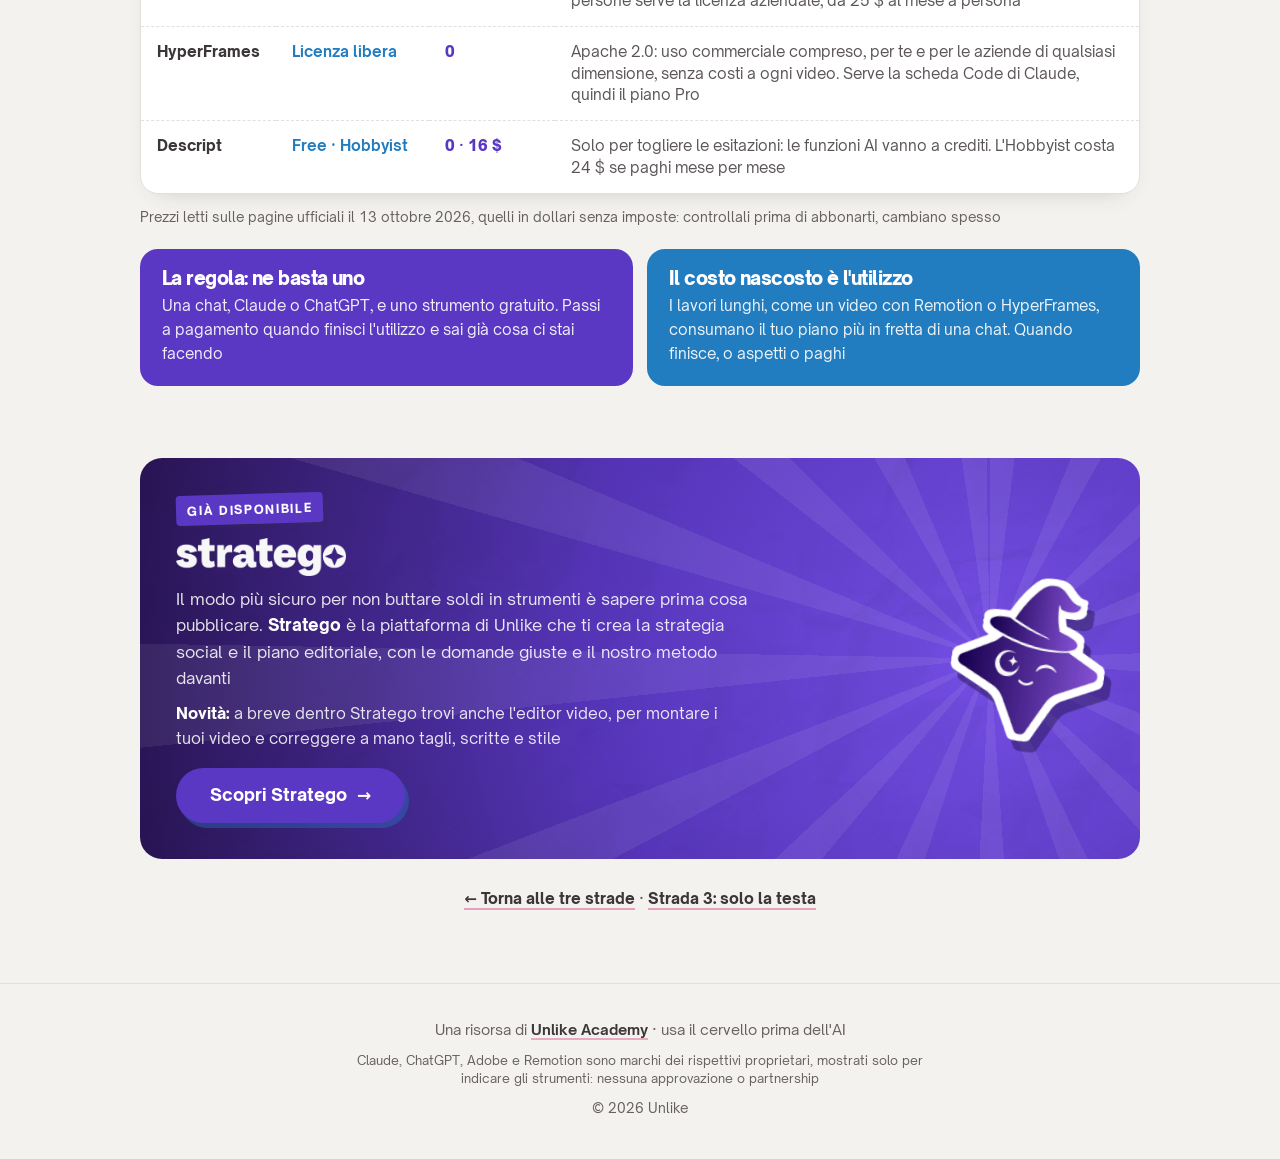
<file: costi.html>
<!doctype html>
<html lang="it">
<head>
<meta charset="utf-8">
<meta name="viewport" content="width=device-width, initial-scale=1">
<title>Video con l'AI: cosa costa, davvero · Unlike Academy</title>
<meta name="description" content="Claude, ChatGPT, Remotion, Adobe e Descript: cosa sblocca ogni piano, quanto costa al mese e cosa ti serve davvero per fare video con l'AI. Prezzi verificati il 13 ottobre 2026">
<link rel="canonical" href="https://montaggio.unlikeacademy.it/costi.html">
<meta property="og:title" content="Video con l'AI: cosa costa, davvero">
<meta property="og:image" content="https://montaggio.unlikeacademy.it/assets/img/og-montaggio.jpg">
<link rel="icon" href="assets/logo/favicon.png">
<link rel="apple-touch-icon" href="assets/logo/apple-touch-icon.png">
<link rel="preload" href="assets/fonts/open-sauce-sans-900.woff2" as="font" type="font/woff2" crossorigin>
<link rel="stylesheet" href="assets/stile.css?v=2">
<script src="https://academy.unlikeacademy.it/traccia.js?v=1" defer data-risorsa="montaggio"></script>
<style data-novita>
.novita{margin-top:18px;display:flex;gap:10px;align-items:flex-start;background:#fff;border:2px solid #5B38C4;border-radius:14px;padding:12px 16px;font-size:15px;line-height:1.45;max-width:40em;color:#3B3638;text-align:left}
.novita .tag{flex:none;background:#5B38C4;color:#fff;font-weight:800;font-size:11.5px;letter-spacing:.05em;text-transform:uppercase;border-radius:999px;padding:3px 10px;margin-top:1px}
.novita a{color:#3B3638;font-weight:800;text-decoration:none;border-bottom:2px solid rgba(91,56,196,.45);white-space:nowrap}
.limite{border:2px solid #5B38C4}
.limite p{font-size:15.5px;line-height:1.5}
.limite p+p{margin-top:8px}
.limite a{color:#3B3638;font-weight:800;text-decoration:none;border-bottom:2px solid rgba(91,56,196,.45)}
.stbanner p.nv{font-size:.97rem}
</style>
<style data-live-blocco-css>
.liveblk{margin:18px 0 0;background:var(--fucsia,#CD2471);border-radius:16px;padding:16px 18px 18px;max-width:40em;text-align:left;box-shadow:4px 4px 0 rgba(59,54,56,.18)}
.liveblk .lv-tag{display:inline-block;background:#fff;color:var(--fucsia,#CD2471)!important;font-weight:800;font-size:11.5px;letter-spacing:.06em;text-transform:uppercase;border-radius:999px;padding:3px 11px}
.liveblk .lv-t{margin:9px 0 0;font-weight:900;font-size:1.4rem;line-height:1.15;color:#fff!important}
.liveblk .lv-s{margin:7px 0 0;font-size:15.5px;line-height:1.45;color:#fff!important}
.liveblk .lv-b{display:inline-block;margin-top:13px;background:#fff;color:var(--fucsia,#CD2471)!important;font-weight:900;font-size:16px;border-radius:999px;padding:11px 20px;text-decoration:none;border:0}
.liveblk .lv-b:hover{background:#FCEDF4}
.sec.impara{background:var(--rosa-bg,#FCEDF4)}
.cm-lista{list-style:none;padding:0;margin:18px 0 0;display:grid;gap:11px;max-width:46em}
.cm-lista li{position:relative;padding-left:34px;font-size:16px;line-height:1.45;color:var(--ink,#3B3638)}
.cm-lista li::before{content:"";position:absolute;left:0;top:2px;width:22px;height:22px;border-radius:50%;background:var(--fucsia,#CD2471)}
.cm-lista li::after{content:"";position:absolute;left:7px;top:8px;width:8px;height:4.5px;border-left:2.5px solid #fff;border-bottom:2.5px solid #fff;transform:rotate(-45deg)}
.sec.impara .btns{margin-top:20px;display:flex;flex-wrap:wrap;gap:10px}
.sec.impara .micro{margin-top:14px}
</style>
</head>
<body>

<a class="strip" data-live href="https://black.unlikeacademy.it/?utm_source=montaggio&amp;utm_medium=striscia&amp;utm_campaign=bf26" target="_blank" rel="noopener"><b>Live gratuita</b> giovedì 26/11 alle 19:30 · prova in anteprima l'editing di Stratego, dentro il tuo Claude o ChatGPT · <u>Iscriviti</u></a><script data-striscia>(function(){if(Date.now()<Date.UTC(2026,10,26,18,30))return;var s=document.querySelector('a[data-live]');if(!s)return;s.href='#stratego';s.removeAttribute('target');s.innerHTML='<b>Novità</b> · Stratego è uscito · <u>Scoprilo</u>';})()</script>
<header class="wrap stretta hd">
  <a href="index.html"><img src="assets/logo/logo.webp" alt="Unlike Academy" width="768" height="158"></a>
  <div class="dx"><a class="acc" href="index.html#strade"><b>&larr; Le tre strade</b></a><a class="login" href="https://club.unlikeacademy.it/sign_in" target="_blank" rel="noopener">Login</a></div>
</header>

<main>
<section class="hero int">
  <div class="wrap stretta">
    <span class="kicker">Gli account</span>
    <h1>Cosa costa, <em>davvero</em></h1>
    <p class="lead">Per cominciare <b>non ti serve pagare niente</b>. Qui trovi cosa sblocca ogni piano, cosa ti serve per ogni strada e dove finiscono i soldi senza che te ne accorgi</p>
    <div class="liveblk" data-live-blocco><span class="lv-tag">Live gratuita · giovedì 26/11 · 19:30</span><p class="lv-t">Clienti dai social nel 2027</p><p class="lv-s">Ti mostriamo Stratego dal vivo, e chi partecipa potrà provare in anteprima lo strumento che stiamo costruendo per fare l'editing dentro Stratego, e lo usi nel tuo Claude o nel tuo ChatGPT</p><a class="lv-b" href="https://black.unlikeacademy.it/?utm_source=montaggio&amp;utm_medium=blocco-hero&amp;utm_campaign=bf26&amp;utm_content=costi" target="_blank" rel="noopener">Iscriviti alla live, è gratis <span aria-hidden="true">&rarr;</span></a></div>
<p class="novita"><span class="tag">Novità</span><span>Stratego, il consulente social AI che abbiamo creato noi, ti dice già che video fare. A breve, con l'editor video di Stratego, li monti lì e li correggi tu: tagli, scritte, stile · <a href="#stratego">Scopri Stratego</a></span></p>
  </div>
</section>

<section class="int-sec">
  <div class="wrap stretta">
    <span class="eyebrow">Per strada</span>
    <h2>Cosa ti serve, <em>strada per strada</em></h2>
    <div class="parts tre">
      <div class="part"><span class="no">Strada 1 · Adobe</span><h3>Zero</h3><p>Claude o ChatGPT anche gratuiti, più l'account Adobe gratuito. Alcuni strumenti di Adobe sono a pagamento</p></div>
      <div class="part non"><span class="no">Strada 2 · Remotion o HyperFrames</span><h3>Claude Pro</h3><p>Remotion è gratis fino a 3 persone, HyperFrames sempre. In Claude partono dalla scheda Code, che c'è solo nei piani a pagamento. Remotion parte anche da ChatGPT, da Codex, limitato nel gratuito</p></div>
      <div class="part"><span class="no">Strada 3 · Solo la testa</span><h3>Zero</h3><p>Basta il piano gratuito di Claude o di ChatGPT: il montaggio lo fai nell'app che usi già</p></div>
    </div>
  </div>
</section>

<section class="int-sec">
  <div class="wrap stretta">
    <span class="eyebrow rosa">Piano per piano</span>
    <h2>Cosa sblocca <em>ogni piano</em></h2>
    <table class="costi">
      <thead><tr><th>Strumento</th><th>Piano</th><th>Al mese</th><th>Cosa ti dà</th></tr></thead>
      <tbody>
        <tr><td class="st">Claude</td><td class="pi">Free</td><td class="eu">0</td><td>Chat, connettori e competenze, su web, computer e telefono<br><span class="serve">basta per le strade 1 e 3</span></td></tr>
        <tr><td class="st">Claude</td><td class="pi">Pro</td><td class="eu">20 $</td><td>Più utilizzo, plugin e la scheda Code. 17 $ al mese se paghi l'anno intero<br><span class="serve">serve per la strada 2</span></td></tr>
        <tr><td class="st">ChatGPT</td><td class="pi">Free · Go · Plus</td><td class="eu">0 · 8 € · 23 €</td><td>Più messaggi e più strumenti salendo di piano. Codex è limitato nel Free e ampliato nel Plus</td></tr>
        <tr><td class="st">Adobe</td><td class="pi">Ospite o account gratuito</td><td class="eu">0</td><td>Una quarantina di strumenti senza account. Per i video serve l'account, anche gratuito, e alcuni strumenti sono a pagamento</td></tr>
        <tr><td class="st">Remotion</td><td class="pi">Licenza gratuita</td><td class="eu">0</td><td>Uso commerciale compreso per te e per le aziende fino a 3 persone. Da 4 persone serve la licenza aziendale, da 25 $ al mese a persona</td></tr>
        <tr><td class="st">HyperFrames</td><td class="pi">Licenza libera</td><td class="eu">0</td><td>Apache 2.0: uso commerciale compreso, per te e per le aziende di qualsiasi dimensione, senza costi a ogni video. Serve la scheda Code di Claude, quindi il piano Pro</td></tr>
        <tr><td class="st">Descript</td><td class="pi">Free · Hobbyist</td><td class="eu">0 · 16 $</td><td>Solo per togliere le esitazioni: le funzioni AI vanno a crediti. L'Hobbyist costa 24 $ se paghi mese per mese</td></tr>
      </tbody>
    </table>
    <p class="fonte">Prezzi letti sulle pagine ufficiali il 13 ottobre 2026, quelli in dollari senza imposte: controllali prima di abbonarti, cambiano spesso</p>
    <div class="regole">
      <div><h3>La regola: ne basta uno</h3><p>Una chat, Claude o ChatGPT, e uno strumento gratuito. Passi a pagamento quando finisci l'utilizzo e sai già cosa ci stai facendo</p></div>
      <div><h3>Il costo nascosto è l'utilizzo</h3><p>I lavori lunghi, come un video con Remotion o HyperFrames, consumano il tuo piano più in fretta di una chat. Quando finisce, o aspetti o paghi</p></div>
    </div>
  </div>
</section>

<section id="stratego" class="int-sec"><div class="wrap stretta">
  <div class="stbanner">
    <div>
      <span class="eyebrow">Già disponibile</span>
      <img class="wm" src="assets/stratego/stratego-wordmark-bianco.png" alt="Stratego" width="800" height="179">
      <p>Il modo più sicuro per non buttare soldi in strumenti è sapere prima cosa pubblicare. <b>Stratego</b> è la piattaforma di Unlike che ti crea la strategia social e il piano editoriale, con le domande giuste e il nostro metodo davanti</p>
      <p class="nv"><b>Novità:</b> a breve dentro Stratego trovi anche l'editor video, per montare i tuoi video e correggere a mano tagli, scritte e stile</p>
      <a class="btn" href="https://stratego.social/?utm_source=montaggio&amp;utm_medium=banner-costi&amp;utm_campaign=montaggio" target="_blank" rel="noopener">Scopri Stratego <span>&rarr;</span></a>
    </div>
    <img class="mago" src="assets/stratego/mascotte.png" alt="" width="390" height="420" loading="lazy">
  </div>
  <p class="backlib"><a href="index.html#strade">&larr; Torna alle tre strade</a> · <a href="solo-la-testa.html">Strada 3: solo la testa</a></p>
</div></section>
</main>

<footer><div class="wrap">
  <p>Una risorsa di <a href="https://entra.unlikeacademy.it/?utm_source=montaggio&amp;utm_medium=footer&amp;utm_campaign=montaggio">Unlike Academy</a> · usa il cervello prima dell'AI</p>
  <p class="marchi">Claude, ChatGPT, Adobe e Remotion sono marchi dei rispettivi proprietari, mostrati solo per indicare gli strumenti: nessuna approvazione o partnership</p><p>© 2026 Unlike</p>
</div></footer>

<script src="assets/pagina.js?v=1"></script>
<script data-live-blocco-fine>(function(){if(Date.now()<Date.UTC(2026,10,26,18,30))return;document.querySelectorAll('[data-live-blocco]').forEach(function(e){e.remove()})})()</script>
</body>
</html>
</file>
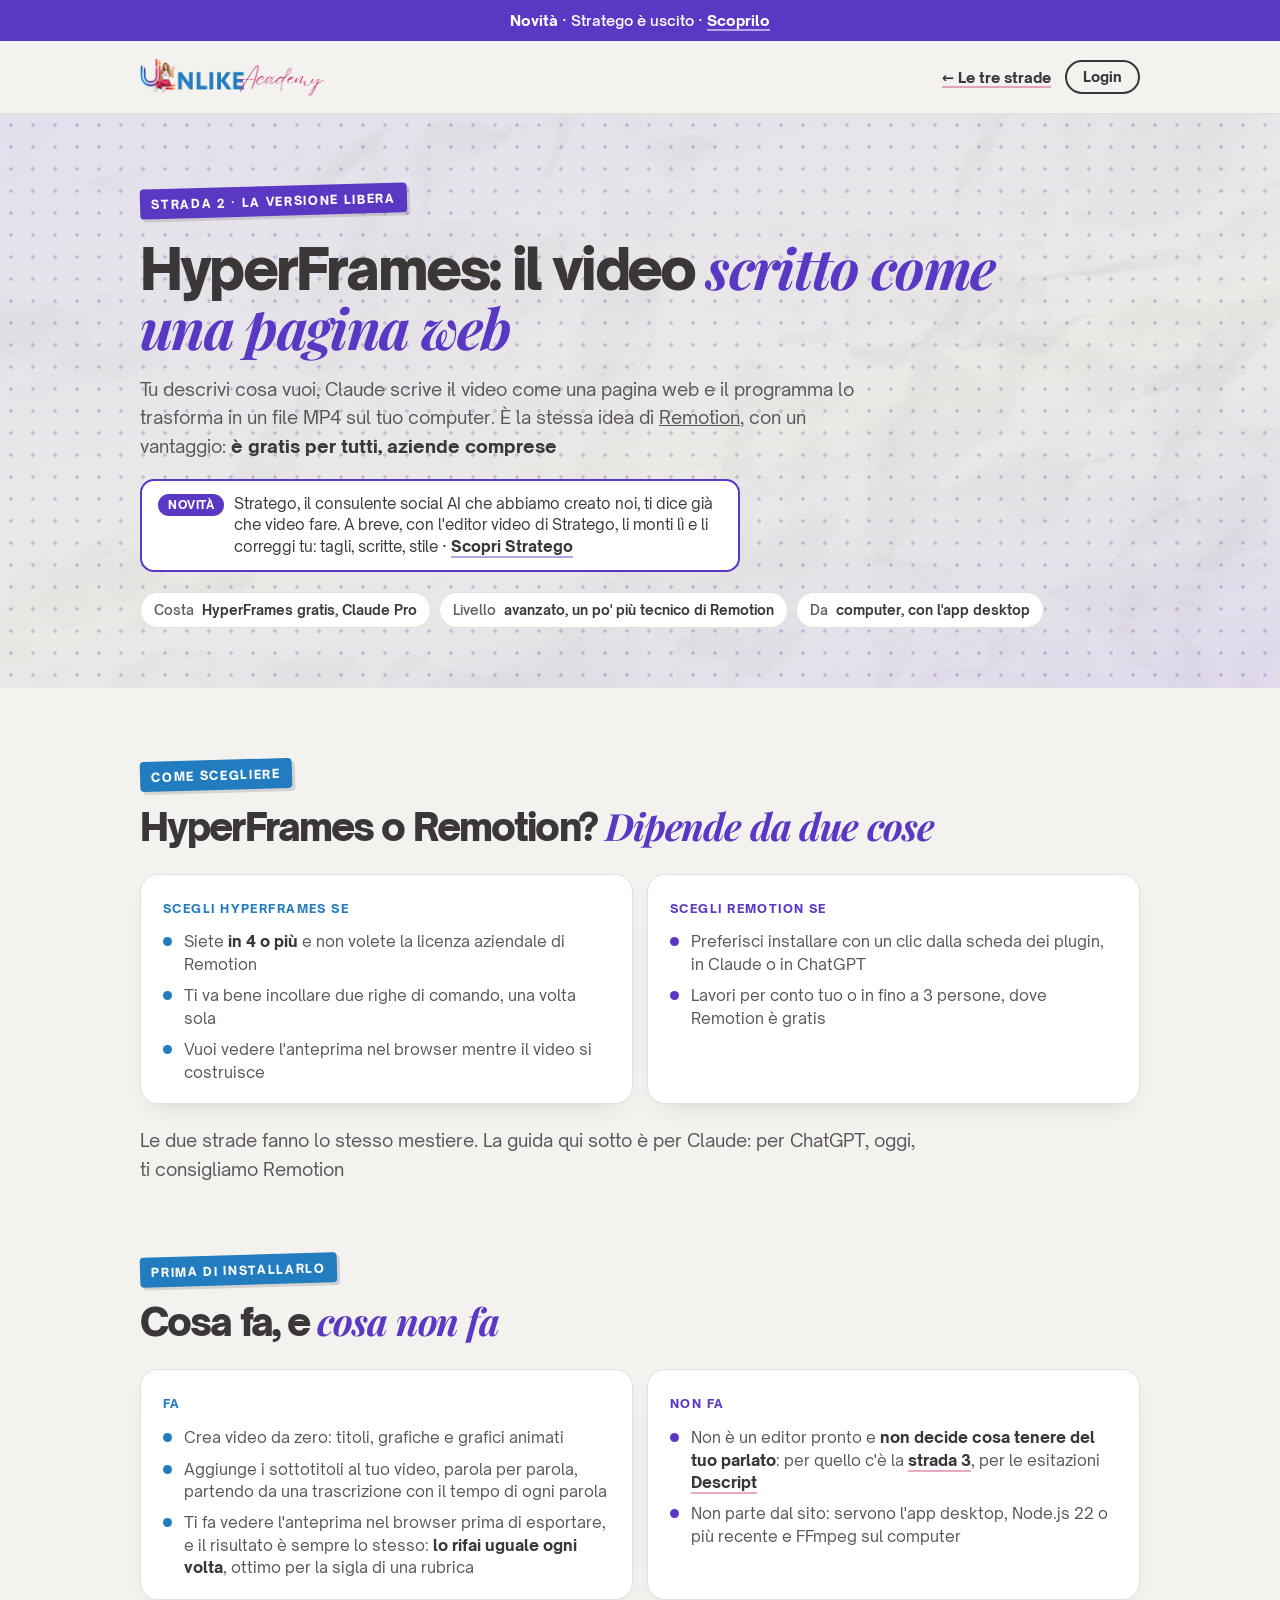
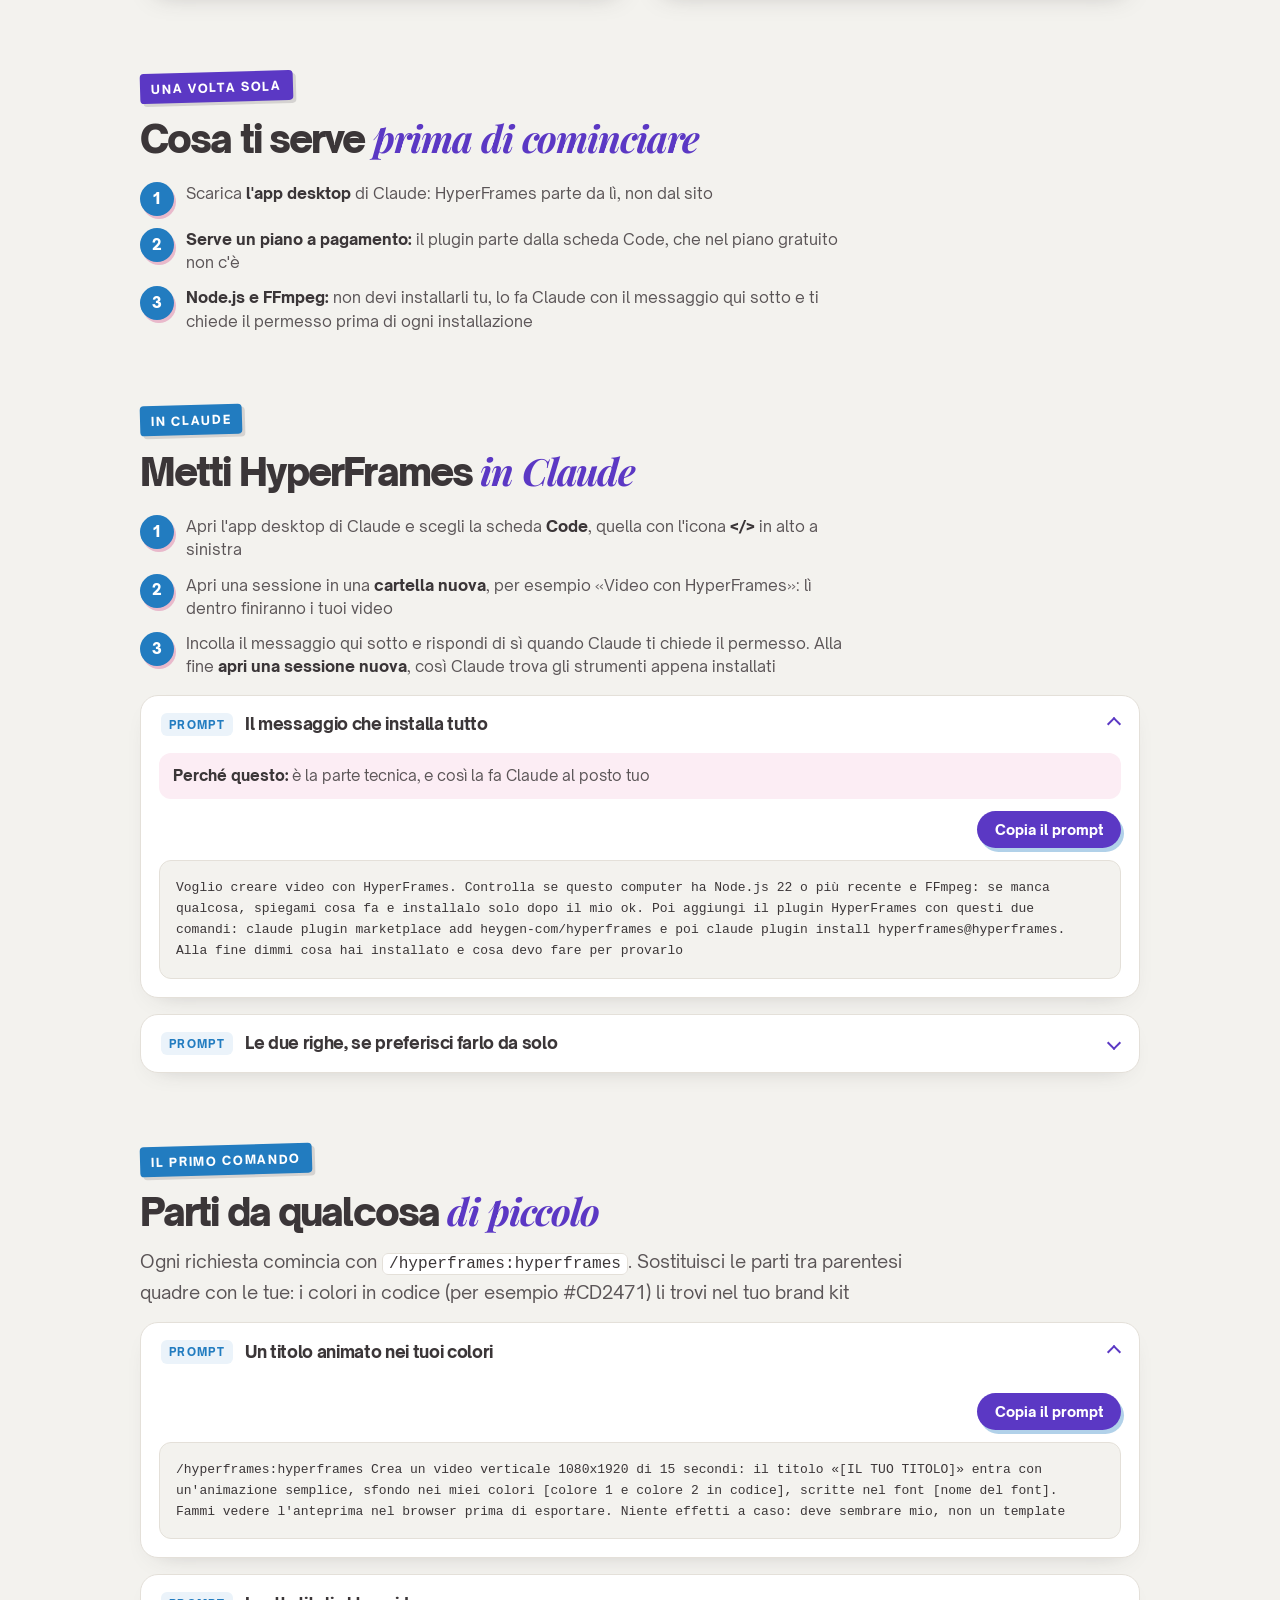
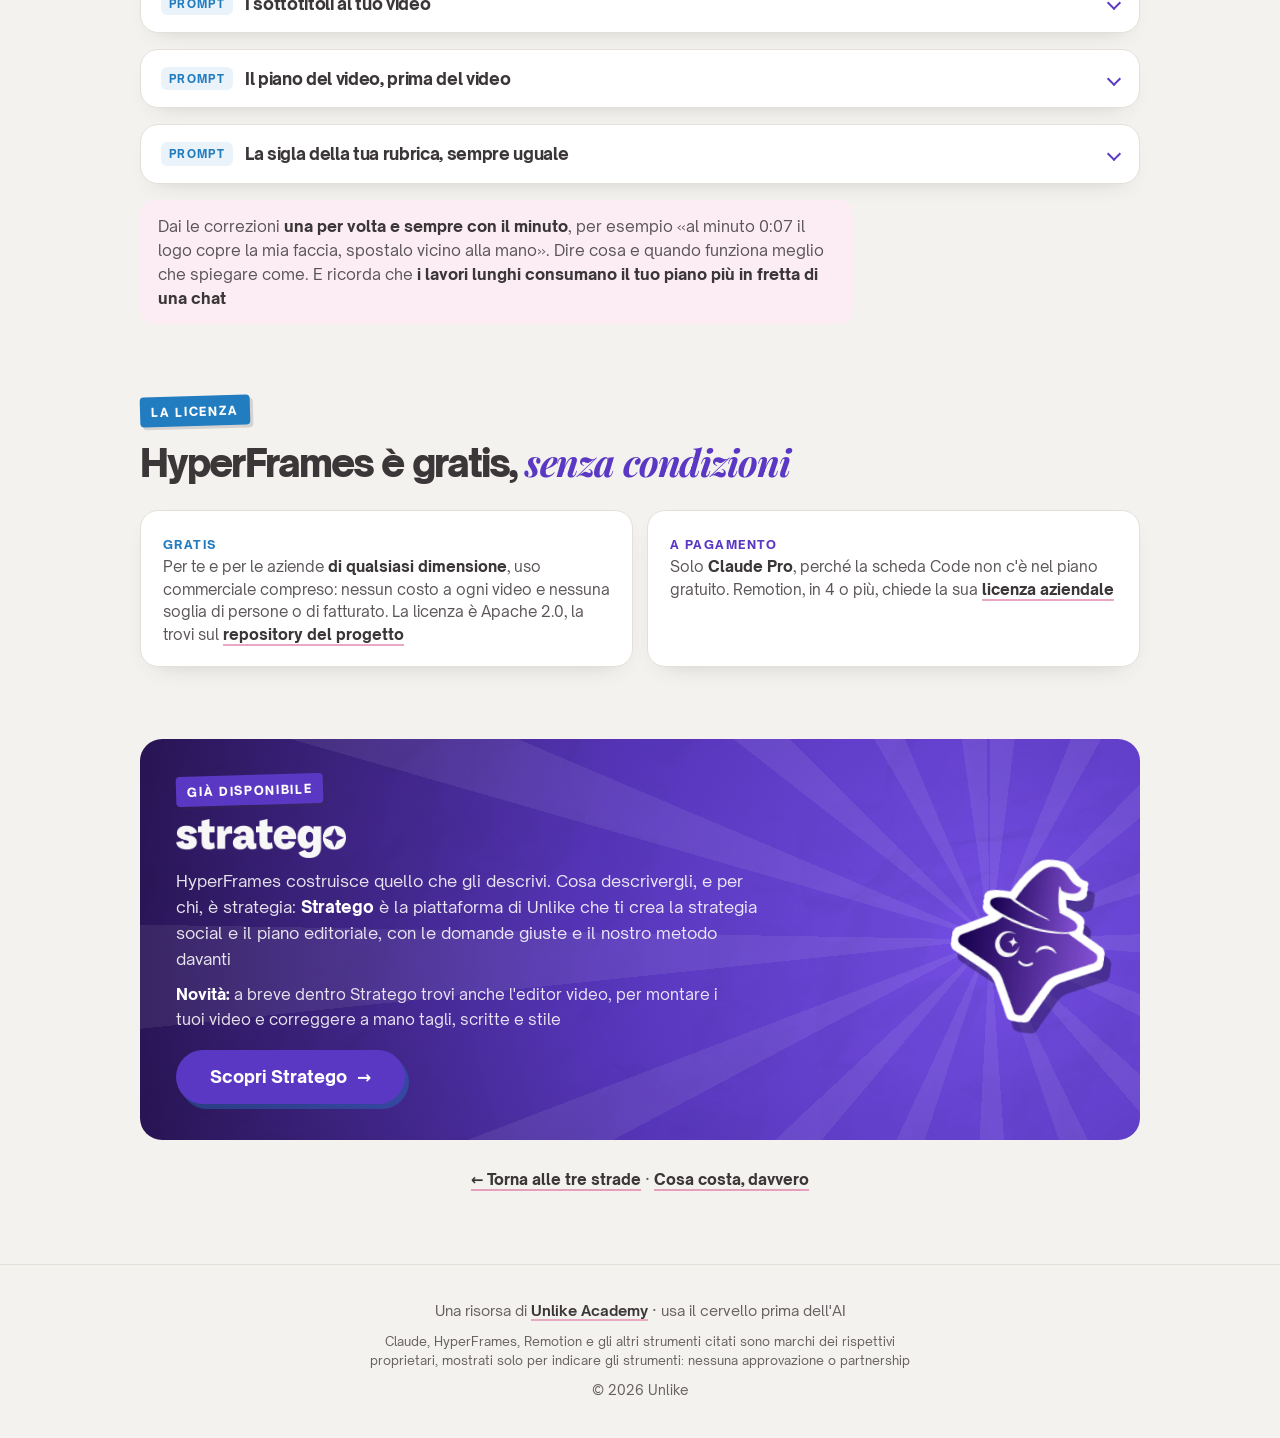
<file: hyperframes.html>
<!doctype html>
<html lang="it">
<head>
<meta charset="utf-8">
<meta name="viewport" content="width=device-width, initial-scale=1">
<title>Strada 2: HyperFrames, la versione libera · Unlike Academy</title>
<meta name="description" content="Come usare HyperFrames con Claude per creare video con titoli, grafiche e sottotitoli animati: cosa installare, i comandi, le prime richieste da copiare e perché è gratis anche per le aziende">
<link rel="canonical" href="https://montaggio.unlikeacademy.it/hyperframes.html">
<meta property="og:title" content="HyperFrames: il video scritto come una pagina web">
<meta property="og:image" content="https://montaggio.unlikeacademy.it/assets/img/og-montaggio.jpg">
<link rel="icon" href="assets/logo/favicon.png">
<link rel="apple-touch-icon" href="assets/logo/apple-touch-icon.png">
<link rel="preload" href="assets/fonts/open-sauce-sans-900.woff2" as="font" type="font/woff2" crossorigin>
<link rel="stylesheet" href="assets/stile.css?v=2">
<script src="https://academy.unlikeacademy.it/traccia.js?v=1" defer data-risorsa="montaggio"></script>
<style data-novita>
.novita{margin-top:18px;display:flex;gap:10px;align-items:flex-start;background:#fff;border:2px solid #5B38C4;border-radius:14px;padding:12px 16px;font-size:15px;line-height:1.45;max-width:40em;color:#3B3638;text-align:left}
.novita .tag{flex:none;background:#5B38C4;color:#fff;font-weight:800;font-size:11.5px;letter-spacing:.05em;text-transform:uppercase;border-radius:999px;padding:3px 10px;margin-top:1px}
.novita a{color:#3B3638;font-weight:800;text-decoration:none;border-bottom:2px solid rgba(91,56,196,.45);white-space:nowrap}
.limite{border:2px solid #5B38C4}
.limite p{font-size:15.5px;line-height:1.5}
.limite p+p{margin-top:8px}
.limite a{color:#3B3638;font-weight:800;text-decoration:none;border-bottom:2px solid rgba(91,56,196,.45)}
.stbanner p.nv{font-size:.97rem}
</style>
<style data-live-blocco-css>
.liveblk{margin:18px 0 0;background:var(--fucsia,#CD2471);border-radius:16px;padding:16px 18px 18px;max-width:40em;text-align:left;box-shadow:4px 4px 0 rgba(59,54,56,.18)}
.liveblk .lv-tag{display:inline-block;background:#fff;color:var(--fucsia,#CD2471)!important;font-weight:800;font-size:11.5px;letter-spacing:.06em;text-transform:uppercase;border-radius:999px;padding:3px 11px}
.liveblk .lv-t{margin:9px 0 0;font-weight:900;font-size:1.4rem;line-height:1.15;color:#fff!important}
.liveblk .lv-s{margin:7px 0 0;font-size:15.5px;line-height:1.45;color:#fff!important}
.liveblk .lv-b{display:inline-block;margin-top:13px;background:#fff;color:var(--fucsia,#CD2471)!important;font-weight:900;font-size:16px;border-radius:999px;padding:11px 20px;text-decoration:none;border:0}
.liveblk .lv-b:hover{background:#FCEDF4}
.sec.impara{background:var(--rosa-bg,#FCEDF4)}
.cm-lista{list-style:none;padding:0;margin:18px 0 0;display:grid;gap:11px;max-width:46em}
.cm-lista li{position:relative;padding-left:34px;font-size:16px;line-height:1.45;color:var(--ink,#3B3638)}
.cm-lista li::before{content:"";position:absolute;left:0;top:2px;width:22px;height:22px;border-radius:50%;background:var(--fucsia,#CD2471)}
.cm-lista li::after{content:"";position:absolute;left:7px;top:8px;width:8px;height:4.5px;border-left:2.5px solid #fff;border-bottom:2.5px solid #fff;transform:rotate(-45deg)}
.sec.impara .btns{margin-top:20px;display:flex;flex-wrap:wrap;gap:10px}
.sec.impara .micro{margin-top:14px}
</style>
</head>
<body>

<a class="strip" data-live href="https://black.unlikeacademy.it/?utm_source=montaggio&amp;utm_medium=striscia&amp;utm_campaign=bf26" target="_blank" rel="noopener"><b>Live gratuita</b> giovedì 26/11 alle 19:30 · prova in anteprima l'editing di Stratego, dentro il tuo Claude o ChatGPT · <u>Iscriviti</u></a><script data-striscia>(function(){if(Date.now()<Date.UTC(2026,10,26,18,30))return;var s=document.querySelector('a[data-live]');if(!s)return;s.href='#stratego';s.removeAttribute('target');s.innerHTML='<b>Novità</b> · Stratego è uscito · <u>Scoprilo</u>';})()</script>
<header class="wrap stretta hd">
  <a href="index.html"><img src="assets/logo/logo.webp" alt="Unlike Academy" width="768" height="158"></a>
  <div class="dx"><a class="acc" href="index.html#strade"><b>&larr; Le tre strade</b></a><a class="login" href="https://club.unlikeacademy.it/sign_in" target="_blank" rel="noopener">Login</a></div>
</header>

<main>
<section class="hero int">
  <div class="wrap stretta">
    <span class="kicker">Strada 2 · la versione libera</span>
    <h1>HyperFrames: il video <em>scritto come una pagina web</em></h1>
    <p class="lead">Tu descrivi cosa vuoi, Claude scrive il video come una pagina web e il programma lo trasforma in un file MP4 sul tuo computer. È la stessa idea di <a href="remotion.html">Remotion</a>, con un vantaggio: <b>è gratis per tutti, aziende comprese</b></p>
    <div class="liveblk" data-live-blocco><span class="lv-tag">Live gratuita · giovedì 26/11 · 19:30</span><p class="lv-t">Clienti dai social nel 2027</p><p class="lv-s">Ti mostriamo Stratego dal vivo, e chi partecipa potrà provare in anteprima lo strumento che stiamo costruendo per fare l'editing dentro Stratego, e lo usi nel tuo Claude o nel tuo ChatGPT</p><a class="lv-b" href="https://black.unlikeacademy.it/?utm_source=montaggio&amp;utm_medium=blocco-hero&amp;utm_campaign=bf26&amp;utm_content=hyperframes" target="_blank" rel="noopener">Iscriviti alla live, è gratis <span aria-hidden="true">&rarr;</span></a></div>
<p class="novita"><span class="tag">Novità</span><span>Stratego, il consulente social AI che abbiamo creato noi, ti dice già che video fare. A breve, con l'editor video di Stratego, li monti lì e li correggi tu: tagli, scritte, stile · <a href="#stratego">Scopri Stratego</a></span></p>
    <div class="meta"><span><i>Costa</i> HyperFrames gratis, Claude Pro</span><span><i>Livello</i> avanzato, un po' più tecnico di Remotion</span><span><i>Da</i> computer, con l'app desktop</span></div>
  </div>
</section>

<section class="int-sec">
  <div class="wrap stretta">
    <span class="eyebrow">Come scegliere</span>
    <h2>HyperFrames o Remotion? <em>Dipende da due cose</em></h2>
    <div class="parts">
      <div class="part">
        <span class="no">Scegli HyperFrames se</span>
        <ul class="check">
          <li>Siete <b>in 4 o più</b> e non volete la licenza aziendale di Remotion</li>
          <li>Ti va bene incollare due righe di comando, una volta sola</li>
          <li>Vuoi vedere l'anteprima nel browser mentre il video si costruisce</li>
        </ul>
      </div>
      <div class="part non">
        <span class="no">Scegli Remotion se</span>
        <ul class="check">
          <li>Preferisci installare con un clic dalla scheda dei plugin, in Claude o in ChatGPT</li>
          <li>Lavori per conto tuo o in fino a 3 persone, dove Remotion è gratis</li>
        </ul>
      </div>
    </div>
    <p class="lead" style="margin-top:22px">Le due strade fanno lo stesso mestiere. La guida qui sotto è per Claude: per ChatGPT, oggi, ti consigliamo Remotion</p>
  </div>
</section>

<section class="int-sec">
  <div class="wrap stretta">
    <span class="eyebrow">Prima di installarlo</span>
    <h2>Cosa fa, e <em>cosa non fa</em></h2>
    <div class="parts">
      <div class="part">
        <span class="no">Fa</span>
        <ul class="check">
          <li>Crea video da zero: titoli, grafiche e grafici animati</li>
          <li>Aggiunge i sottotitoli al tuo video, parola per parola, partendo da una trascrizione con il tempo di ogni parola</li>
          <li>Ti fa vedere l'anteprima nel browser prima di esportare, e il risultato è sempre lo stesso: <b>lo rifai uguale ogni volta</b>, ottimo per la sigla di una rubrica</li>
        </ul>
      </div>
      <div class="part non">
        <span class="no">Non fa</span>
        <ul class="check">
          <li>Non è un editor pronto e <b>non decide cosa tenere del tuo parlato</b>: per quello c'è la <a href="solo-la-testa.html">strada 3</a>, per le esitazioni <a href="adobe.html#esitazioni">Descript</a></li>
          <li>Non parte dal sito: servono l'app desktop, Node.js 22 o più recente e FFmpeg sul computer</li>
        </ul>
      </div>
    </div>
  </div>
</section>

<section class="int-sec">
  <div class="wrap stretta">
    <span class="eyebrow rosa">Una volta sola</span>
    <h2>Cosa ti serve <em>prima di cominciare</em></h2>
    <ol class="passi" style="margin-top:24px;max-width:44em">
      <li><span>Scarica <b>l'app desktop</b> di Claude: HyperFrames parte da lì, non dal sito</span></li>
      <li><span><b>Serve un piano a pagamento:</b> il plugin parte dalla scheda Code, che nel piano gratuito non c'è</span></li>
      <li><span><b>Node.js e FFmpeg:</b> non devi installarli tu, lo fa Claude con il messaggio qui sotto e ti chiede il permesso prima di ogni installazione</span></li>
    </ol>
  </div>
</section>

<section class="int-sec">
  <div class="wrap stretta">
    <span class="eyebrow">In Claude</span>
    <h2>Metti HyperFrames <em>in Claude</em></h2>
    <ol class="passi" style="margin-top:24px;max-width:44em">
      <li><span>Apri l'app desktop di Claude e scegli la scheda <b>Code</b>, quella con l'icona <b>&lt;/&gt;</b> in alto a sinistra</span></li>
      <li><span>Apri una sessione in una <b>cartella nuova</b>, per esempio «Video con HyperFrames»: lì dentro finiranno i tuoi video</span></li>
      <li><span>Incolla il messaggio qui sotto e rispondi di sì quando Claude ti chiede il permesso. Alla fine <b>apri una sessione nuova</b>, così Claude trova gli strumenti appena installati</span></li>
    </ol>

    <details class="prompt" open>
      <summary>Il messaggio che installa tutto<span class="chev"></span></summary>
      <p class="uso"><b>Perché questo:</b> è la parte tecnica, e così la fa Claude al posto tuo</p>
      <div class="pact"><button class="copy" data-target="h0" type="button">Copia il prompt</button></div>
<pre id="h0">Voglio creare video con HyperFrames. Controlla se questo computer ha Node.js 22 o più recente e FFmpeg: se manca qualcosa, spiegami cosa fa e installalo solo dopo il mio ok. Poi aggiungi il plugin HyperFrames con questi due comandi: claude plugin marketplace add heygen-com/hyperframes e poi claude plugin install hyperframes@hyperframes. Alla fine dimmi cosa hai installato e cosa devo fare per provarlo</pre>
    </details>

    <details class="prompt">
      <summary>Le due righe, se preferisci farlo da solo<span class="chev"></span></summary>
      <p class="uso">Si incollano nel Terminale del computer, una alla volta. Se Claude ti dice che non riesce a lanciarle lui, sono queste</p>
      <div class="pact"><button class="copy" data-target="h0b" type="button">Copia il prompt</button></div>
<pre id="h0b">claude plugin marketplace add heygen-com/hyperframes
claude plugin install hyperframes@hyperframes</pre>
    </details>
  </div>
</section>

<section class="int-sec">
  <div class="wrap stretta">
    <span class="eyebrow">Il primo comando</span>
    <h2>Parti da qualcosa <em>di piccolo</em></h2>
    <p class="lead">Ogni richiesta comincia con <code>/hyperframes:hyperframes</code>. Sostituisci le parti tra parentesi quadre con le tue: i colori in codice (per esempio #CD2471) li trovi nel tuo brand kit</p>

    <details class="prompt" open>
      <summary>Un titolo animato nei tuoi colori<span class="chev"></span></summary>
      <div class="pact"><button class="copy" data-target="h1" type="button">Copia il prompt</button></div>
<pre id="h1">/hyperframes:hyperframes Crea un video verticale 1080x1920 di 15 secondi: il titolo «[IL TUO TITOLO]» entra con un'animazione semplice, sfondo nei miei colori [colore 1 e colore 2 in codice], scritte nel font [nome del font]. Fammi vedere l'anteprima nel browser prima di esportare. Niente effetti a caso: deve sembrare mio, non un template</pre>
    </details>

    <details class="prompt">
      <summary>I sottotitoli al tuo video<span class="chev"></span></summary>
      <p class="uso"><b>Il nome giusto:</b> la trascrizione scrive i nomi come suonano, se non glieli dai sbaglia il tuo e quello dei tuoi prodotti</p>
      <div class="pact"><button class="copy" data-target="h2" type="button">Copia il prompt</button></div>
<pre id="h2">/hyperframes:hyperframes Aggiungi i sottotitoli al video [nome del file] che ho messo in questa cartella. Prima trascrivilo parola per parola, con il tempo di ogni parola: se serve uno strumento per trascrivere, installalo chiedendomi il permesso. Scrivi giusti questi nomi: [i tuoi nomi e marchi]. Scritte grandi, massimo 4 parole per volta, in basso ma sopra la zona dei comandi di Instagram. In ogni frase evidenzia la parola chiave in [colore in codice]</pre>
    </details>

    <details class="prompt">
      <summary>Il piano del video, prima del video<span class="chev"></span></summary>
      <p class="uso"><b>Perché questa:</b> cambiare una riga di una tabella costa niente, cambiare un video già costruito costa tempo e utilizzo del piano</p>
      <div class="pact"><button class="copy" data-target="h3" type="button">Copia il prompt</button></div>
<pre id="h3">/hyperframes:hyperframes Prima di costruire qualcosa, scrivimi il piano del video in una tabella: minuto, cosa dico, cosa compare a schermo, dove sta il testo. Il formato è verticale per i Reel, con il testo fuori dalla fascia in basso dove ci sono i comandi dell'app. Aspetta il mio ok prima di cominciare</pre>
    </details>

    <details class="prompt">
      <summary>La sigla della tua rubrica, sempre uguale<span class="chev"></span></summary>
      <p class="uso"><b>Perché questa:</b> è il punto forte di questa strada. Una sigla che torna identica ogni settimana fa riconoscere la rubrica, e la rifai con un comando invece che a mano</p>
      <div class="pact"><button class="copy" data-target="h4" type="button">Copia il prompt</button></div>
<pre id="h4">/hyperframes:hyperframes Crea una sigla di 3 secondi per la mia rubrica «[nome della rubrica]», nei colori e nel font della scheda qui sotto. Deve essere sempre uguale, così chi mi segue la riconosce: salvala come modello in cui cambio solo il titolo della puntata

[incolla la scheda del video]</pre>
    </details>
    <div class="note">Dai le correzioni <b>una per volta e sempre con il minuto</b>, per esempio «al minuto 0:07 il logo copre la mia faccia, spostalo vicino alla mano». Dire cosa e quando funziona meglio che spiegare come. E ricorda che <b>i lavori lunghi consumano il tuo piano più in fretta di una chat</b></div>
  </div>
</section>

<section class="int-sec">
  <div class="wrap stretta">
    <span class="eyebrow">La licenza</span>
    <h2>HyperFrames è gratis, <em>senza condizioni</em></h2>
    <div class="parts">
      <div class="part"><span class="no">Gratis</span><p>Per te e per le aziende <b>di qualsiasi dimensione</b>, uso commerciale compreso: nessun costo a ogni video e nessuna soglia di persone o di fatturato. La licenza è Apache 2.0, la trovi sul <a href="https://github.com/heygen-com/hyperframes" target="_blank" rel="noopener">repository del progetto</a></p></div>
      <div class="part non"><span class="no">A pagamento</span><p>Solo <b>Claude Pro</b>, perché la scheda Code non c'è nel piano gratuito. Remotion, in 4 o più, chiede la sua <a href="remotion.html#licenza">licenza aziendale</a></p></div>
    </div>
  </div>
</section>

<section id="stratego" class="int-sec"><div class="wrap stretta">
  <div class="stbanner">
    <div>
      <span class="eyebrow">Già disponibile</span>
      <img class="wm" src="assets/stratego/stratego-wordmark-bianco.png" alt="Stratego" width="800" height="179">
      <p>HyperFrames costruisce quello che gli descrivi. Cosa descrivergli, e per chi, è strategia: <b>Stratego</b> è la piattaforma di Unlike che ti crea la strategia social e il piano editoriale, con le domande giuste e il nostro metodo davanti</p>
      <p class="nv"><b>Novità:</b> a breve dentro Stratego trovi anche l'editor video, per montare i tuoi video e correggere a mano tagli, scritte e stile</p>
      <a class="btn" href="https://stratego.social/?utm_source=montaggio&amp;utm_medium=banner-hyperframes&amp;utm_campaign=montaggio" target="_blank" rel="noopener">Scopri Stratego <span>&rarr;</span></a>
    </div>
    <img class="mago" src="assets/stratego/mascotte.png" alt="" width="390" height="420" loading="lazy">
  </div>
  <p class="backlib"><a href="index.html#strade">&larr; Torna alle tre strade</a> · <a href="costi.html">Cosa costa, davvero</a></p>
</div></section>
</main>

<footer><div class="wrap">
  <p>Una risorsa di <a href="https://entra.unlikeacademy.it/?utm_source=montaggio&amp;utm_medium=footer&amp;utm_campaign=montaggio">Unlike Academy</a> · usa il cervello prima dell'AI</p>
  <p class="marchi">Claude, HyperFrames, Remotion e gli altri strumenti citati sono marchi dei rispettivi proprietari, mostrati solo per indicare gli strumenti: nessuna approvazione o partnership</p><p>© 2026 Unlike</p>
</div></footer>

<script src="assets/pagina.js?v=1"></script>
<script data-live-blocco-fine>(function(){if(Date.now()<Date.UTC(2026,10,26,18,30))return;document.querySelectorAll('[data-live-blocco]').forEach(function(e){e.remove()})})()</script>
</body>
</html>
</file>
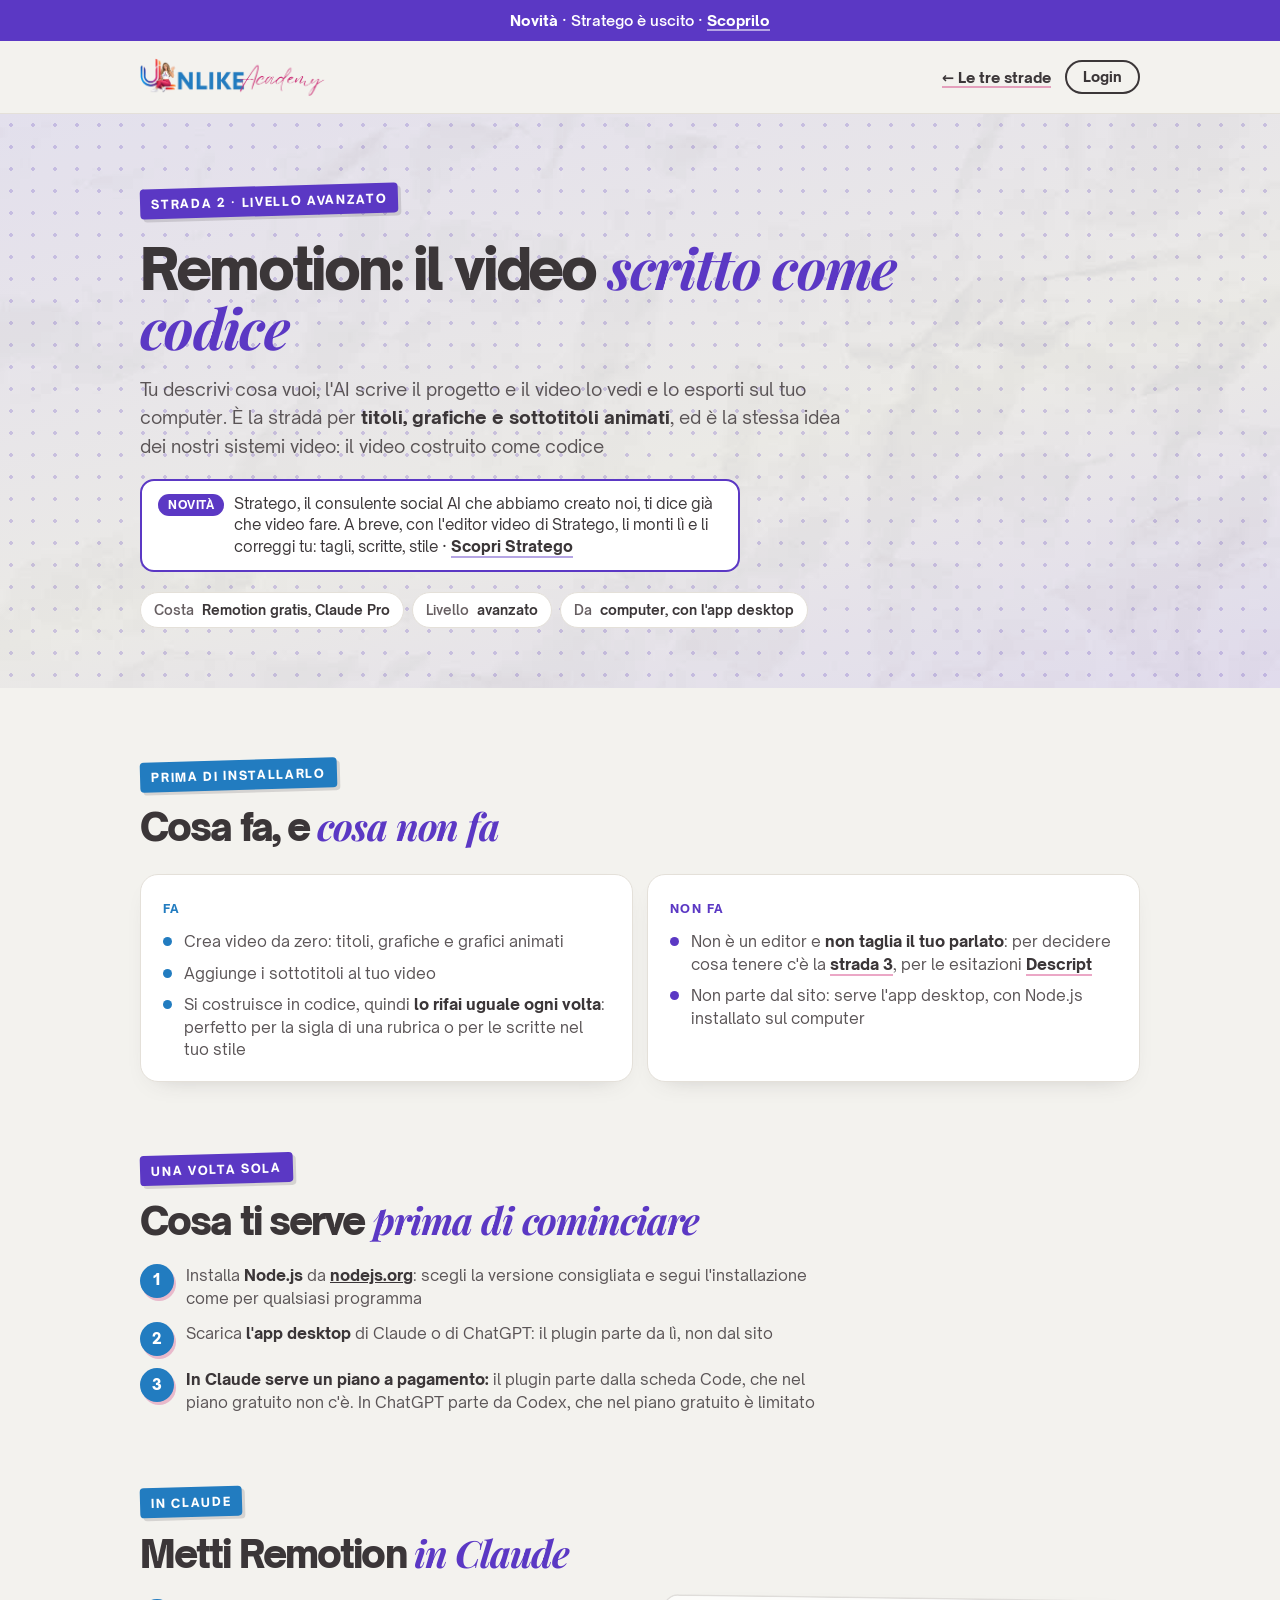
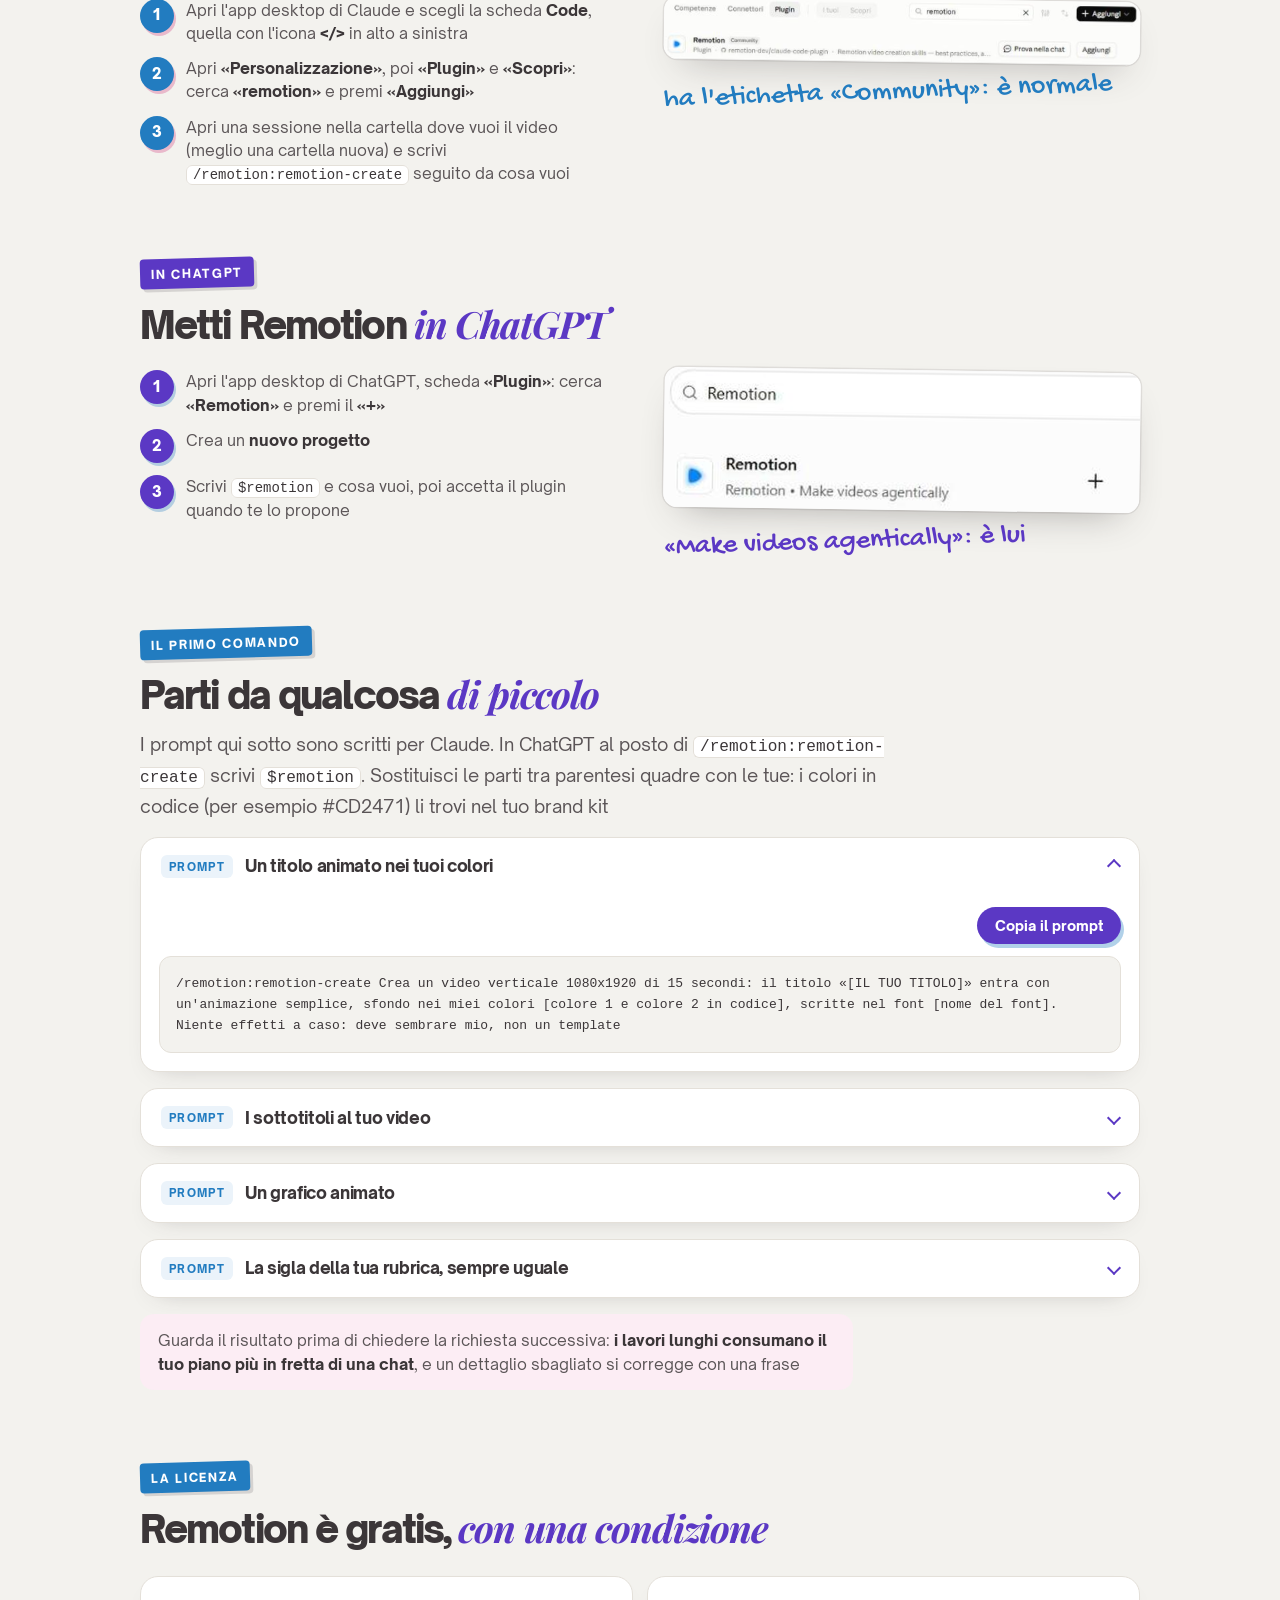
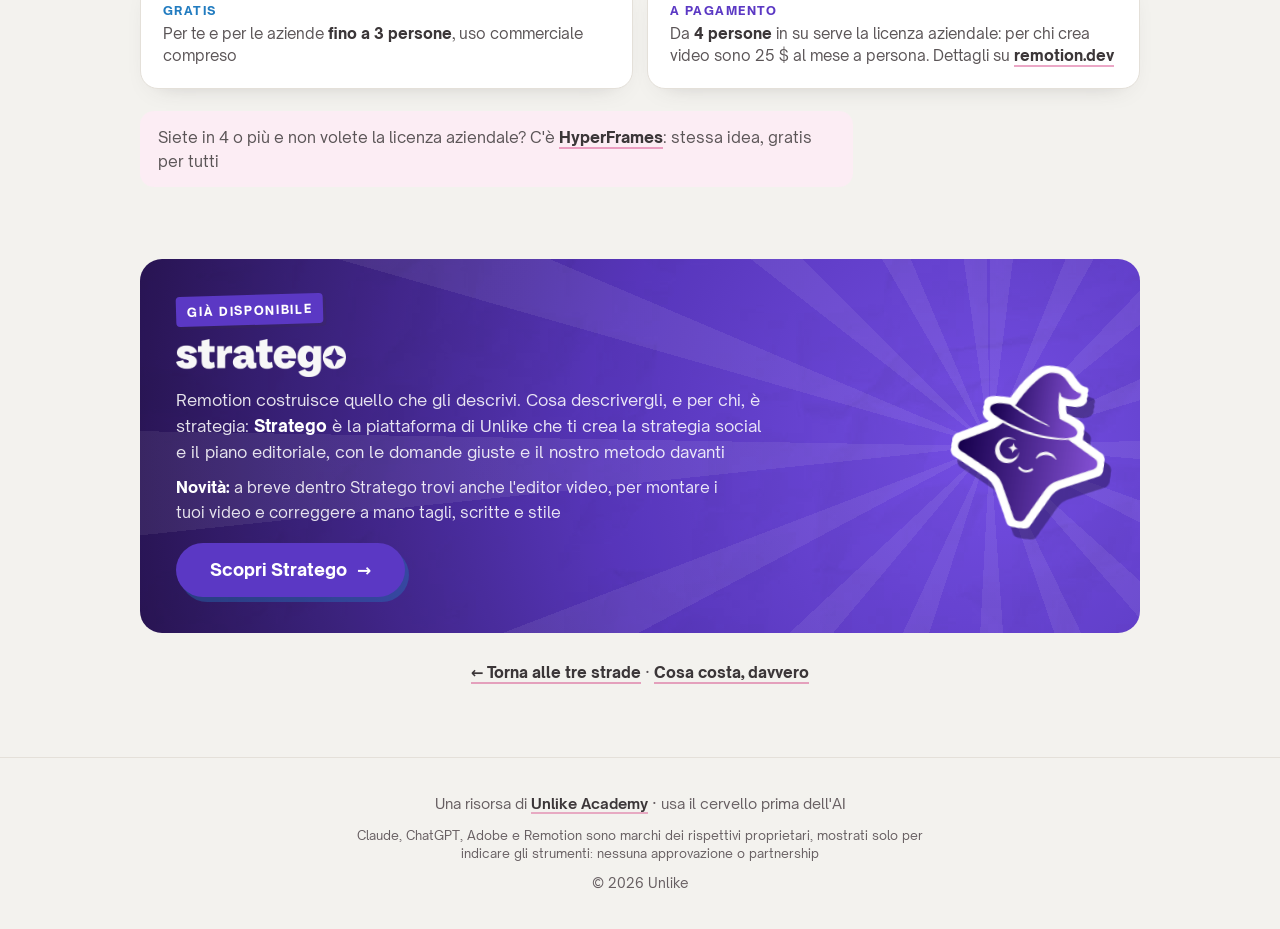
<file: remotion.html>
<!doctype html>
<html lang="it">
<head>
<meta charset="utf-8">
<meta name="viewport" content="width=device-width, initial-scale=1">
<title>Strada 2: Remotion in Claude o in ChatGPT · Unlike Academy</title>
<meta name="description" content="Come mettere Remotion in Claude o in ChatGPT per creare video con titoli, grafiche e sottotitoli animati: cosa installare, i passaggi, le prime richieste da copiare e la licenza">
<link rel="canonical" href="https://montaggio.unlikeacademy.it/remotion.html">
<meta property="og:title" content="Remotion: il video scritto come codice">
<meta property="og:image" content="https://montaggio.unlikeacademy.it/assets/img/og-montaggio.jpg">
<link rel="icon" href="assets/logo/favicon.png">
<link rel="apple-touch-icon" href="assets/logo/apple-touch-icon.png">
<link rel="preload" href="assets/fonts/open-sauce-sans-900.woff2" as="font" type="font/woff2" crossorigin>
<link rel="stylesheet" href="assets/stile.css?v=2">
<script src="https://academy.unlikeacademy.it/traccia.js?v=1" defer data-risorsa="montaggio"></script>
<style data-novita>
.novita{margin-top:18px;display:flex;gap:10px;align-items:flex-start;background:#fff;border:2px solid #5B38C4;border-radius:14px;padding:12px 16px;font-size:15px;line-height:1.45;max-width:40em;color:#3B3638;text-align:left}
.novita .tag{flex:none;background:#5B38C4;color:#fff;font-weight:800;font-size:11.5px;letter-spacing:.05em;text-transform:uppercase;border-radius:999px;padding:3px 10px;margin-top:1px}
.novita a{color:#3B3638;font-weight:800;text-decoration:none;border-bottom:2px solid rgba(91,56,196,.45);white-space:nowrap}
.limite{border:2px solid #5B38C4}
.limite p{font-size:15.5px;line-height:1.5}
.limite p+p{margin-top:8px}
.limite a{color:#3B3638;font-weight:800;text-decoration:none;border-bottom:2px solid rgba(91,56,196,.45)}
.stbanner p.nv{font-size:.97rem}
</style>
<style data-live-blocco-css>
.liveblk{margin:18px 0 0;background:var(--fucsia,#CD2471);border-radius:16px;padding:16px 18px 18px;max-width:40em;text-align:left;box-shadow:4px 4px 0 rgba(59,54,56,.18)}
.liveblk .lv-tag{display:inline-block;background:#fff;color:var(--fucsia,#CD2471)!important;font-weight:800;font-size:11.5px;letter-spacing:.06em;text-transform:uppercase;border-radius:999px;padding:3px 11px}
.liveblk .lv-t{margin:9px 0 0;font-weight:900;font-size:1.4rem;line-height:1.15;color:#fff!important}
.liveblk .lv-s{margin:7px 0 0;font-size:15.5px;line-height:1.45;color:#fff!important}
.liveblk .lv-b{display:inline-block;margin-top:13px;background:#fff;color:var(--fucsia,#CD2471)!important;font-weight:900;font-size:16px;border-radius:999px;padding:11px 20px;text-decoration:none;border:0}
.liveblk .lv-b:hover{background:#FCEDF4}
.sec.impara{background:var(--rosa-bg,#FCEDF4)}
.cm-lista{list-style:none;padding:0;margin:18px 0 0;display:grid;gap:11px;max-width:46em}
.cm-lista li{position:relative;padding-left:34px;font-size:16px;line-height:1.45;color:var(--ink,#3B3638)}
.cm-lista li::before{content:"";position:absolute;left:0;top:2px;width:22px;height:22px;border-radius:50%;background:var(--fucsia,#CD2471)}
.cm-lista li::after{content:"";position:absolute;left:7px;top:8px;width:8px;height:4.5px;border-left:2.5px solid #fff;border-bottom:2.5px solid #fff;transform:rotate(-45deg)}
.sec.impara .btns{margin-top:20px;display:flex;flex-wrap:wrap;gap:10px}
.sec.impara .micro{margin-top:14px}
</style>
</head>
<body>

<a class="strip" data-live href="https://black.unlikeacademy.it/?utm_source=montaggio&amp;utm_medium=striscia&amp;utm_campaign=bf26" target="_blank" rel="noopener"><b>Live gratuita</b> giovedì 26/11 alle 19:30 · prova in anteprima l'editing di Stratego, dentro il tuo Claude o ChatGPT · <u>Iscriviti</u></a><script data-striscia>(function(){if(Date.now()<Date.UTC(2026,10,26,18,30))return;var s=document.querySelector('a[data-live]');if(!s)return;s.href='#stratego';s.removeAttribute('target');s.innerHTML='<b>Novità</b> · Stratego è uscito · <u>Scoprilo</u>';})()</script>
<header class="wrap stretta hd">
  <a href="index.html"><img src="assets/logo/logo.webp" alt="Unlike Academy" width="768" height="158"></a>
  <div class="dx"><a class="acc" href="index.html#strade"><b>&larr; Le tre strade</b></a><a class="login" href="https://club.unlikeacademy.it/sign_in" target="_blank" rel="noopener">Login</a></div>
</header>

<main>
<section class="hero int">
  <div class="wrap stretta">
    <span class="kicker">Strada 2 · livello avanzato</span>
    <h1>Remotion: il video <em>scritto come codice</em></h1>
    <p class="lead">Tu descrivi cosa vuoi, l'AI scrive il progetto e il video lo vedi e lo esporti sul tuo computer. È la strada per <b>titoli, grafiche e sottotitoli animati</b>, ed è la stessa idea dei nostri sistemi video: il video costruito come codice</p>
    <div class="liveblk" data-live-blocco><span class="lv-tag">Live gratuita · giovedì 26/11 · 19:30</span><p class="lv-t">Clienti dai social nel 2027</p><p class="lv-s">Ti mostriamo Stratego dal vivo, e chi partecipa potrà provare in anteprima lo strumento che stiamo costruendo per fare l'editing dentro Stratego, e lo usi nel tuo Claude o nel tuo ChatGPT</p><a class="lv-b" href="https://black.unlikeacademy.it/?utm_source=montaggio&amp;utm_medium=blocco-hero&amp;utm_campaign=bf26&amp;utm_content=remotion" target="_blank" rel="noopener">Iscriviti alla live, è gratis <span aria-hidden="true">&rarr;</span></a></div>
<p class="novita"><span class="tag">Novità</span><span>Stratego, il consulente social AI che abbiamo creato noi, ti dice già che video fare. A breve, con l'editor video di Stratego, li monti lì e li correggi tu: tagli, scritte, stile · <a href="#stratego">Scopri Stratego</a></span></p>
    <div class="meta"><span><i>Costa</i> Remotion gratis, Claude Pro</span><span><i>Livello</i> avanzato</span><span><i>Da</i> computer, con l'app desktop</span></div>
  </div>
</section>

<section class="int-sec">
  <div class="wrap stretta">
    <span class="eyebrow">Prima di installarlo</span>
    <h2>Cosa fa, e <em>cosa non fa</em></h2>
    <div class="parts">
      <div class="part">
        <span class="no">Fa</span>
        <ul class="check">
          <li>Crea video da zero: titoli, grafiche e grafici animati</li>
          <li>Aggiunge i sottotitoli al tuo video</li>
          <li>Si costruisce in codice, quindi <b>lo rifai uguale ogni volta</b>: perfetto per la sigla di una rubrica o per le scritte nel tuo stile</li>
        </ul>
      </div>
      <div class="part non">
        <span class="no">Non fa</span>
        <ul class="check">
          <li>Non è un editor e <b>non taglia il tuo parlato</b>: per decidere cosa tenere c'è la <a href="solo-la-testa.html">strada 3</a>, per le esitazioni <a href="adobe.html#esitazioni">Descript</a></li>
          <li>Non parte dal sito: serve l'app desktop, con Node.js installato sul computer</li>
        </ul>
      </div>
    </div>
  </div>
</section>

<section class="int-sec">
  <div class="wrap stretta">
    <span class="eyebrow rosa">Una volta sola</span>
    <h2>Cosa ti serve <em>prima di cominciare</em></h2>
    <ol class="passi" style="margin-top:24px;max-width:44em">
      <li><span>Installa <b>Node.js</b> da <a href="https://nodejs.org/" target="_blank" rel="noopener" style="color:var(--ink);font-weight:800">nodejs.org</a>: scegli la versione consigliata e segui l'installazione come per qualsiasi programma</span></li>
      <li><span>Scarica <b>l'app desktop</b> di Claude o di ChatGPT: il plugin parte da lì, non dal sito</span></li>
      <li><span><b>In Claude serve un piano a pagamento:</b> il plugin parte dalla scheda Code, che nel piano gratuito non c'è. In ChatGPT parte da Codex, che nel piano gratuito è limitato</span></li>
    </ol>
  </div>
</section>

<section class="int-sec">
  <div class="wrap stretta">
    <span class="eyebrow">In Claude</span>
    <h2>Metti Remotion <em>in Claude</em></h2>
    <div class="duecol">
      <ol class="passi">
        <li><span>Apri l'app desktop di Claude e scegli la scheda <b>Code</b>, quella con l'icona <b>&lt;/&gt;</b> in alto a sinistra</span></li>
        <li><span>Apri <b>«Personalizzazione»</b>, poi <b>«Plugin»</b> e <b>«Scopri»</b>: cerca <b>«remotion»</b> e premi <b>«Aggiungi»</b></span></li>
        <li><span>Apri una sessione nella cartella dove vuoi il video (meglio una cartella nuova) e scrivi <code>/remotion:remotion-create</code> seguito da cosa vuoi</span></li>
      </ol>
      <div>
        <a class="schermata" href="assets/img/claude-plugin-remotion.png" target="_blank" rel="noopener"><img src="assets/img/claude-plugin-remotion.png" alt="Il plugin Remotion nella scheda Plugin di Claude, con il pulsante Aggiungi" width="1065" height="142" loading="lazy"></a>
        <span class="mano blu didascalia">ha l'etichetta «Community»: è normale</span>
      </div>
    </div>
  </div>
</section>

<section class="int-sec">
  <div class="wrap stretta">
    <span class="eyebrow rosa">In ChatGPT</span>
    <h2>Metti Remotion <em>in ChatGPT</em></h2>
    <div class="duecol">
      <ol class="passi rosa">
        <li><span>Apri l'app desktop di ChatGPT, scheda <b>«Plugin»</b>: cerca <b>«Remotion»</b> e premi il <b>«+»</b></span></li>
        <li><span>Crea un <b>nuovo progetto</b></span></li>
        <li><span>Scrivi <code>$remotion</code> e cosa vuoi, poi accetta il plugin quando te lo propone</span></li>
      </ol>
      <div>
        <a class="schermata" href="assets/img/chatgpt-plugin-remotion.png" target="_blank" rel="noopener"><img src="assets/img/chatgpt-plugin-remotion.png" alt="La ricerca di Remotion nei plugin di ChatGPT, con il pulsante più" width="691" height="203" loading="lazy"></a>
        <span class="mano didascalia">«Make videos agentically»: è lui</span>
      </div>
    </div>
  </div>
</section>

<section class="int-sec">
  <div class="wrap stretta">
    <span class="eyebrow">Il primo comando</span>
    <h2>Parti da qualcosa <em>di piccolo</em></h2>
    <p class="lead">I prompt qui sotto sono scritti per Claude. In ChatGPT al posto di <code>/remotion:remotion-create</code> scrivi <code>$remotion</code>. Sostituisci le parti tra parentesi quadre con le tue: i colori in codice (per esempio #CD2471) li trovi nel tuo brand kit</p>

    <details class="prompt" open>
      <summary>Un titolo animato nei tuoi colori<span class="chev"></span></summary>
      <div class="pact"><button class="copy" data-target="r1" type="button">Copia il prompt</button></div>
<pre id="r1">/remotion:remotion-create Crea un video verticale 1080x1920 di 15 secondi: il titolo «[IL TUO TITOLO]» entra con un'animazione semplice, sfondo nei miei colori [colore 1 e colore 2 in codice], scritte nel font [nome del font]. Niente effetti a caso: deve sembrare mio, non un template</pre>
    </details>

    <details class="prompt">
      <summary>I sottotitoli al tuo video<span class="chev"></span></summary>
      <div class="pact"><button class="copy" data-target="r2" type="button">Copia il prompt</button></div>
<pre id="r2">/remotion:remotion-create Aggiungi i sottotitoli al video [nome del file] che ho messo in questa cartella. Scritte grandi, massimo 4 parole per volta, in basso ma sopra la zona dei comandi di Instagram. In ogni frase evidenzia la parola chiave in [colore in codice]</pre>
    </details>

    <details class="prompt">
      <summary>Un grafico animato<span class="chev"></span></summary>
      <div class="pact"><button class="copy" data-target="r3" type="button">Copia il prompt</button></div>
<pre id="r3">/remotion:remotion-create Crea un grafico animato con 5 barre, che crescono una alla volta: [etichetta 1: valore], [etichetta 2: valore], [etichetta 3: valore], [etichetta 4: valore], [etichetta 5: valore]. Nei miei colori [colori in codice], con il numero che compare sopra ogni barra</pre>
    </details>

    <details class="prompt">
      <summary>La sigla della tua rubrica, sempre uguale<span class="chev"></span></summary>
      <p class="uso"><b>Perché questa:</b> è il punto forte di Remotion. Una sigla che torna identica ogni settimana fa riconoscere la rubrica, e la rifai con un comando invece che a mano</p>
      <div class="pact"><button class="copy" data-target="r4" type="button">Copia il prompt</button></div>
<pre id="r4">/remotion:remotion-create Crea una sigla di 3 secondi per la mia rubrica «[nome della rubrica]», nei colori e nel font della scheda qui sotto. Deve essere sempre uguale, così chi mi segue la riconosce: salvala come modello in cui cambio solo il titolo della puntata

[incolla la scheda del video]</pre>
    </details>

    <div class="note">Guarda il risultato prima di chiedere la richiesta successiva: <b>i lavori lunghi consumano il tuo piano più in fretta di una chat</b>, e un dettaglio sbagliato si corregge con una frase</div>
  </div>
</section>

<section class="int-sec" id="licenza">
  <div class="wrap stretta">
    <span class="eyebrow">La licenza</span>
    <h2>Remotion è gratis, <em>con una condizione</em></h2>
    <div class="parts">
      <div class="part"><span class="no">Gratis</span><p>Per te e per le aziende <b>fino a 3 persone</b>, uso commerciale compreso</p></div>
      <div class="part non"><span class="no">A pagamento</span><p>Da <b>4 persone</b> in su serve la licenza aziendale: per chi crea video sono 25 $ al mese a persona. Dettagli su <a href="https://www.remotion.dev/docs/license/pricing" target="_blank" rel="noopener">remotion.dev</a></p></div>
    </div>
    <div class="note" style="margin-top:22px">Siete in 4 o più e non volete la licenza aziendale? C'è <a href="hyperframes.html"><b>HyperFrames</b></a>: stessa idea, gratis per tutti</div>
  </div>
</section>

<section id="stratego" class="int-sec"><div class="wrap stretta">
  <div class="stbanner">
    <div>
      <span class="eyebrow">Già disponibile</span>
      <img class="wm" src="assets/stratego/stratego-wordmark-bianco.png" alt="Stratego" width="800" height="179">
      <p>Remotion costruisce quello che gli descrivi. Cosa descrivergli, e per chi, è strategia: <b>Stratego</b> è la piattaforma di Unlike che ti crea la strategia social e il piano editoriale, con le domande giuste e il nostro metodo davanti</p>
      <p class="nv"><b>Novità:</b> a breve dentro Stratego trovi anche l'editor video, per montare i tuoi video e correggere a mano tagli, scritte e stile</p>
      <a class="btn" href="https://stratego.social/?utm_source=montaggio&amp;utm_medium=banner-remotion&amp;utm_campaign=montaggio" target="_blank" rel="noopener">Scopri Stratego <span>&rarr;</span></a>
    </div>
    <img class="mago" src="assets/stratego/mascotte.png" alt="" width="390" height="420" loading="lazy">
  </div>
  <p class="backlib"><a href="index.html#strade">&larr; Torna alle tre strade</a> · <a href="costi.html">Cosa costa, davvero</a></p>
</div></section>
</main>

<footer><div class="wrap">
  <p>Una risorsa di <a href="https://entra.unlikeacademy.it/?utm_source=montaggio&amp;utm_medium=footer&amp;utm_campaign=montaggio">Unlike Academy</a> · usa il cervello prima dell'AI</p>
  <p class="marchi">Claude, ChatGPT, Adobe e Remotion sono marchi dei rispettivi proprietari, mostrati solo per indicare gli strumenti: nessuna approvazione o partnership</p><p>© 2026 Unlike</p>
</div></footer>

<script src="assets/pagina.js?v=1"></script>
<script data-live-blocco-fine>(function(){if(Date.now()<Date.UTC(2026,10,26,18,30))return;document.querySelectorAll('[data-live-blocco]').forEach(function(e){e.remove()})})()</script>
</body>
</html>
</file>
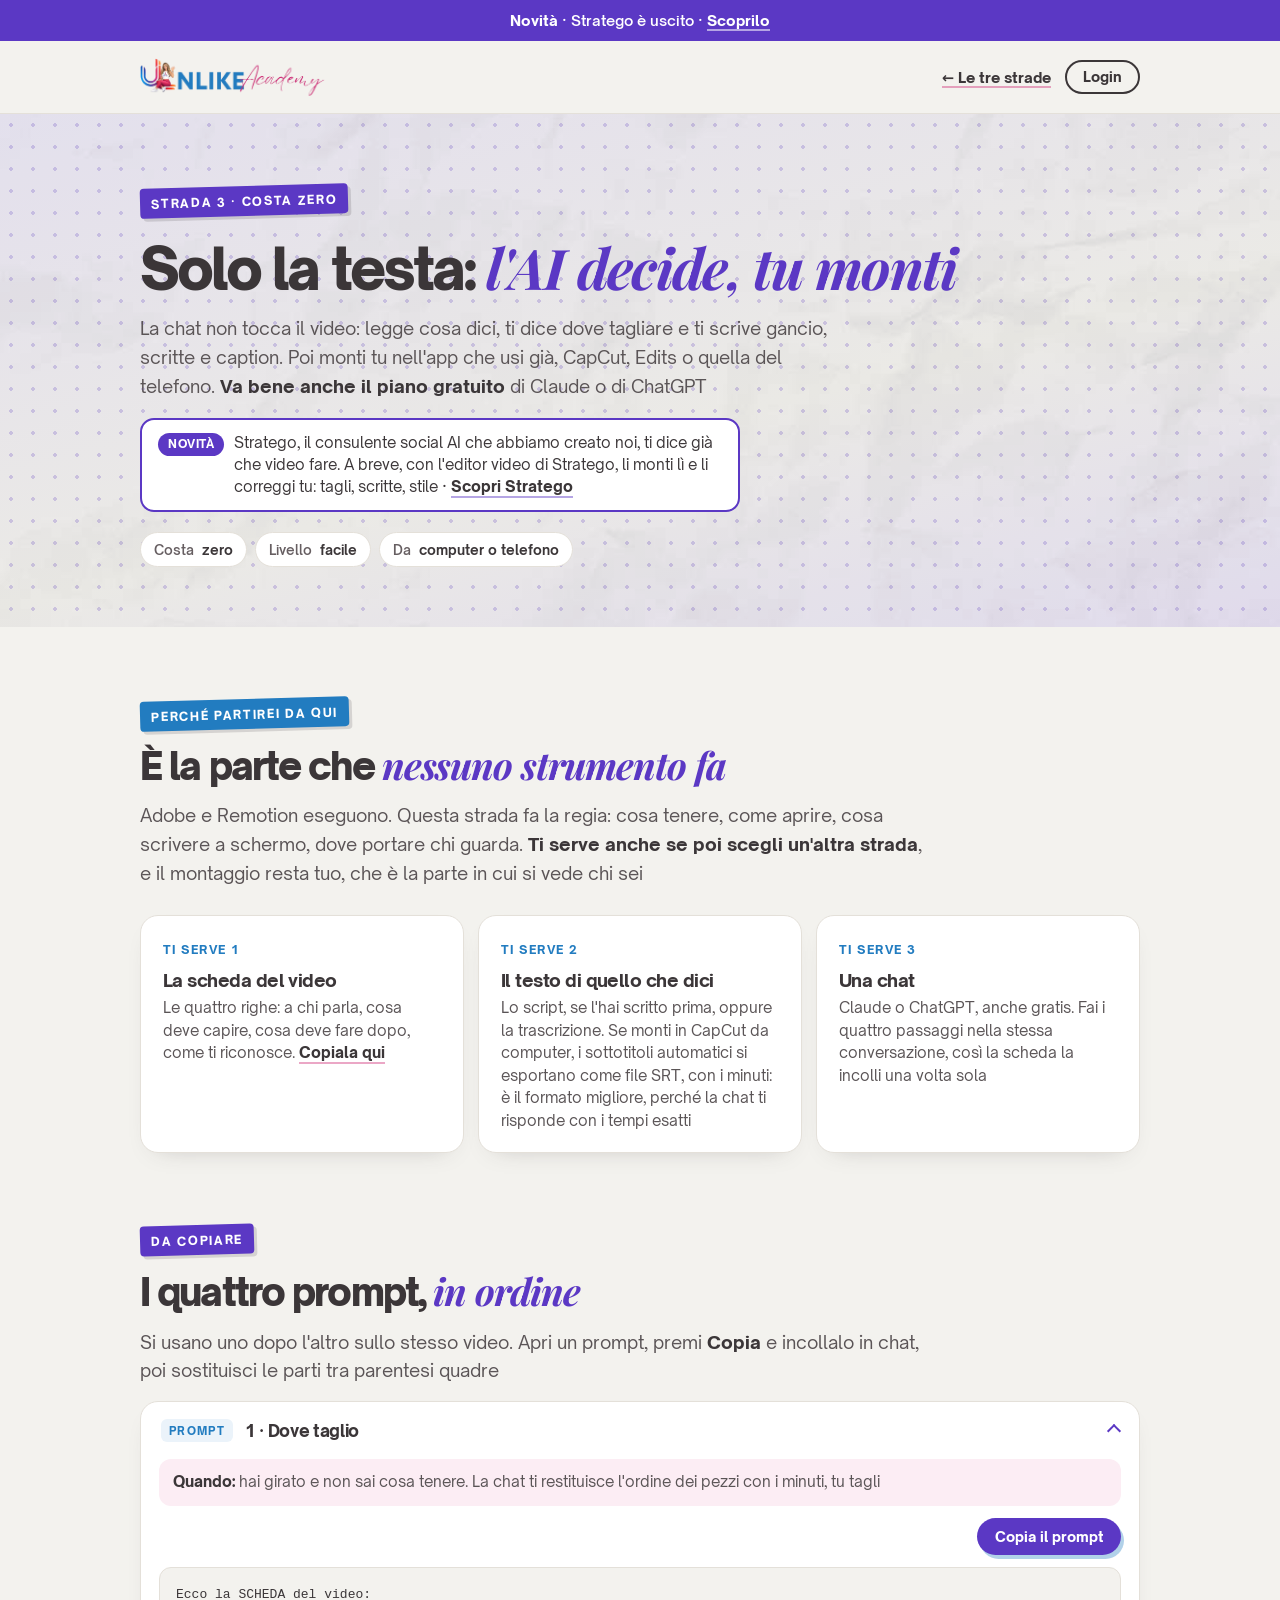
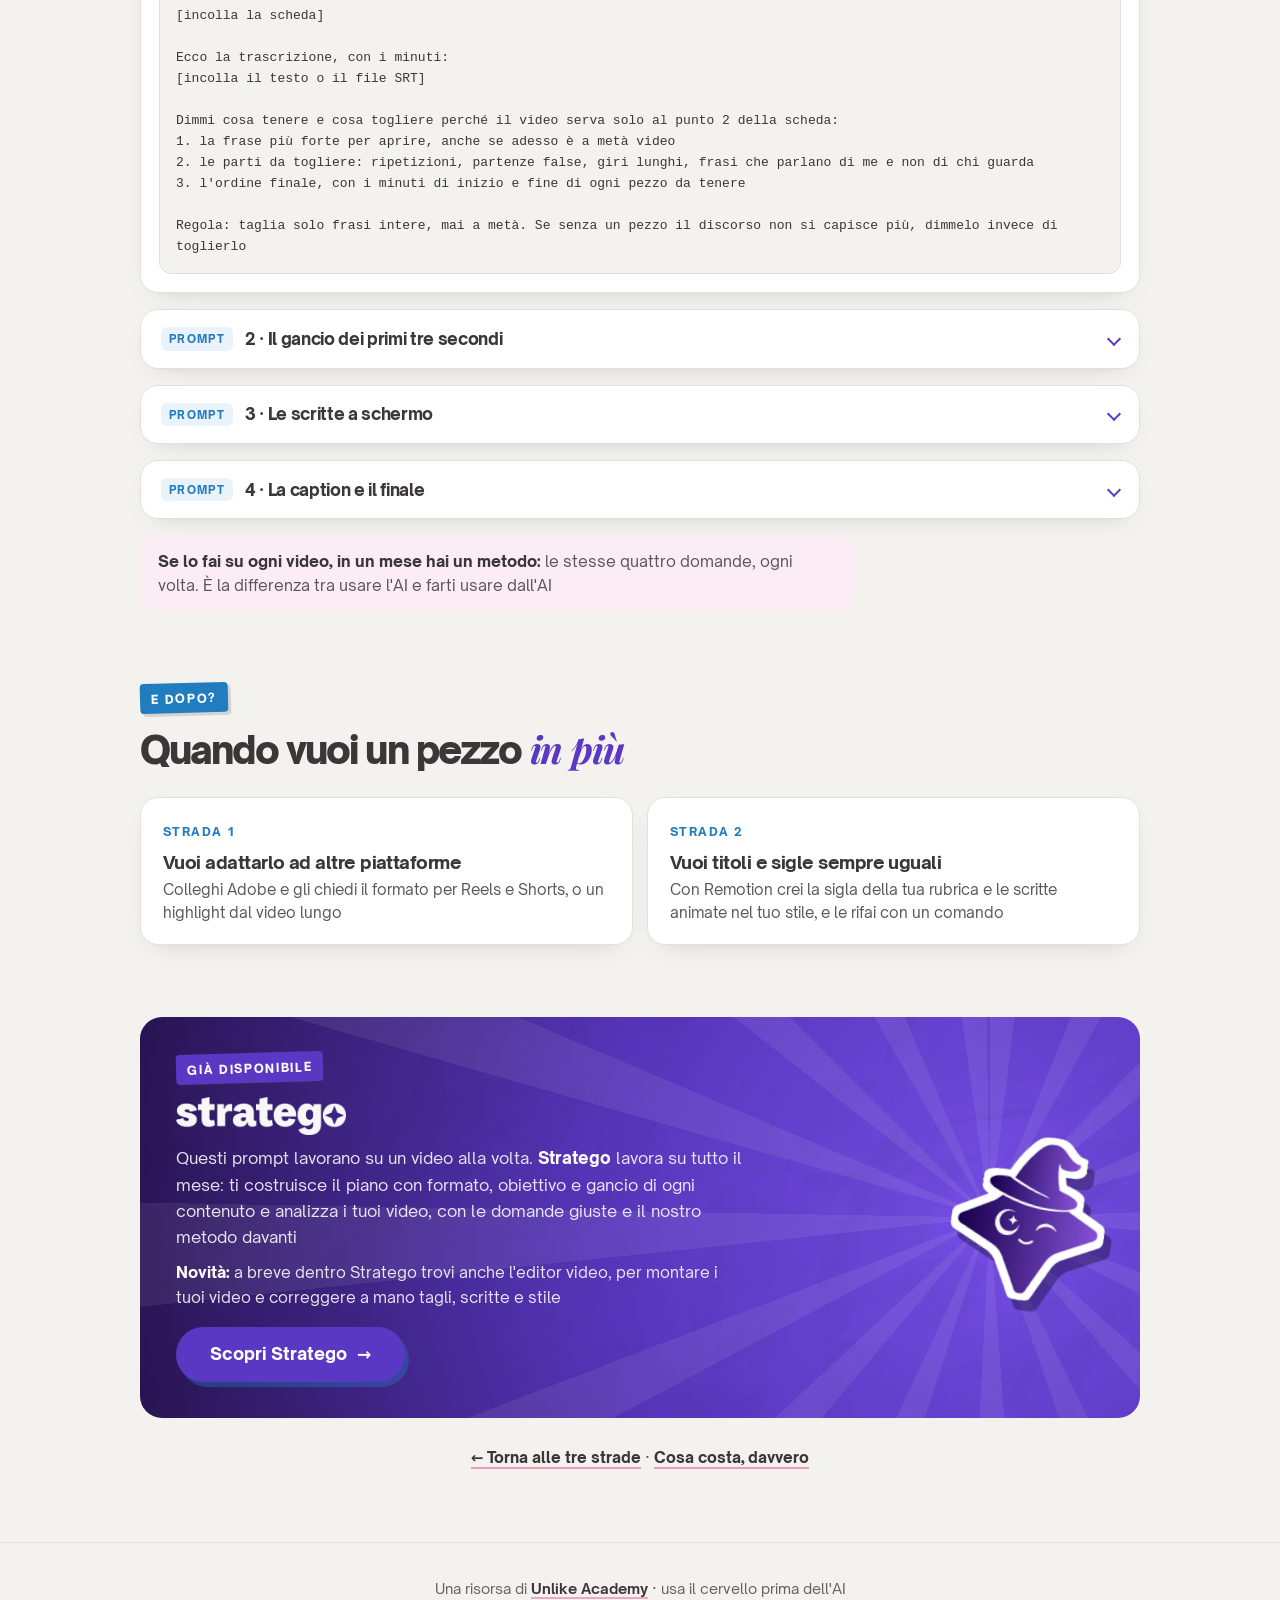
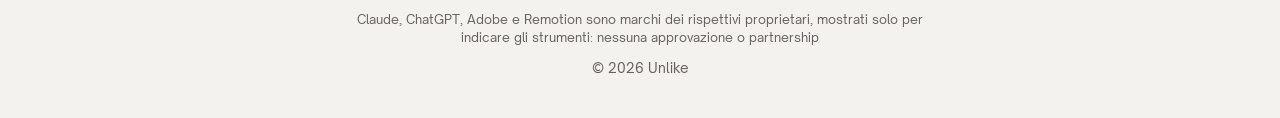
<file: solo-la-testa.html>
<!doctype html>
<html lang="it">
<head>
<meta charset="utf-8">
<meta name="viewport" content="width=device-width, initial-scale=1">
<title>Strada 3: solo la testa, l'AI decide e tu monti · Unlike Academy</title>
<meta name="description" content="La strada che costa zero: Claude o ChatGPT leggono cosa dici, ti dicono dove tagliare e scrivono gancio, scritte a schermo e caption. Poi monti tu nell'app che usi già. Quattro prompt da copiare">
<link rel="canonical" href="https://montaggio.unlikeacademy.it/solo-la-testa.html">
<meta property="og:title" content="Solo la testa: l'AI decide, tu monti">
<meta property="og:image" content="https://montaggio.unlikeacademy.it/assets/img/og-montaggio.jpg">
<link rel="icon" href="assets/logo/favicon.png">
<link rel="apple-touch-icon" href="assets/logo/apple-touch-icon.png">
<link rel="preload" href="assets/fonts/open-sauce-sans-900.woff2" as="font" type="font/woff2" crossorigin>
<link rel="stylesheet" href="assets/stile.css?v=2">
<script src="https://academy.unlikeacademy.it/traccia.js?v=1" defer data-risorsa="montaggio"></script>
<style data-novita>
.novita{margin-top:18px;display:flex;gap:10px;align-items:flex-start;background:#fff;border:2px solid #5B38C4;border-radius:14px;padding:12px 16px;font-size:15px;line-height:1.45;max-width:40em;color:#3B3638;text-align:left}
.novita .tag{flex:none;background:#5B38C4;color:#fff;font-weight:800;font-size:11.5px;letter-spacing:.05em;text-transform:uppercase;border-radius:999px;padding:3px 10px;margin-top:1px}
.novita a{color:#3B3638;font-weight:800;text-decoration:none;border-bottom:2px solid rgba(91,56,196,.45);white-space:nowrap}
.limite{border:2px solid #5B38C4}
.limite p{font-size:15.5px;line-height:1.5}
.limite p+p{margin-top:8px}
.limite a{color:#3B3638;font-weight:800;text-decoration:none;border-bottom:2px solid rgba(91,56,196,.45)}
.stbanner p.nv{font-size:.97rem}
</style>
<style data-live-blocco-css>
.liveblk{margin:18px 0 0;background:var(--fucsia,#CD2471);border-radius:16px;padding:16px 18px 18px;max-width:40em;text-align:left;box-shadow:4px 4px 0 rgba(59,54,56,.18)}
.liveblk .lv-tag{display:inline-block;background:#fff;color:var(--fucsia,#CD2471)!important;font-weight:800;font-size:11.5px;letter-spacing:.06em;text-transform:uppercase;border-radius:999px;padding:3px 11px}
.liveblk .lv-t{margin:9px 0 0;font-weight:900;font-size:1.4rem;line-height:1.15;color:#fff!important}
.liveblk .lv-s{margin:7px 0 0;font-size:15.5px;line-height:1.45;color:#fff!important}
.liveblk .lv-b{display:inline-block;margin-top:13px;background:#fff;color:var(--fucsia,#CD2471)!important;font-weight:900;font-size:16px;border-radius:999px;padding:11px 20px;text-decoration:none;border:0}
.liveblk .lv-b:hover{background:#FCEDF4}
.sec.impara{background:var(--rosa-bg,#FCEDF4)}
.cm-lista{list-style:none;padding:0;margin:18px 0 0;display:grid;gap:11px;max-width:46em}
.cm-lista li{position:relative;padding-left:34px;font-size:16px;line-height:1.45;color:var(--ink,#3B3638)}
.cm-lista li::before{content:"";position:absolute;left:0;top:2px;width:22px;height:22px;border-radius:50%;background:var(--fucsia,#CD2471)}
.cm-lista li::after{content:"";position:absolute;left:7px;top:8px;width:8px;height:4.5px;border-left:2.5px solid #fff;border-bottom:2.5px solid #fff;transform:rotate(-45deg)}
.sec.impara .btns{margin-top:20px;display:flex;flex-wrap:wrap;gap:10px}
.sec.impara .micro{margin-top:14px}
</style>
</head>
<body>

<a class="strip" data-live href="https://black.unlikeacademy.it/?utm_source=montaggio&amp;utm_medium=striscia&amp;utm_campaign=bf26" target="_blank" rel="noopener"><b>Live gratuita</b> giovedì 26/11 alle 19:30 · prova in anteprima l'editing di Stratego, dentro il tuo Claude o ChatGPT · <u>Iscriviti</u></a><script data-striscia>(function(){if(Date.now()<Date.UTC(2026,10,26,18,30))return;var s=document.querySelector('a[data-live]');if(!s)return;s.href='#stratego';s.removeAttribute('target');s.innerHTML='<b>Novità</b> · Stratego è uscito · <u>Scoprilo</u>';})()</script>
<header class="wrap stretta hd">
  <a href="index.html"><img src="assets/logo/logo.webp" alt="Unlike Academy" width="768" height="158"></a>
  <div class="dx"><a class="acc" href="index.html#strade"><b>&larr; Le tre strade</b></a><a class="login" href="https://club.unlikeacademy.it/sign_in" target="_blank" rel="noopener">Login</a></div>
</header>

<main>
<section class="hero int">
  <div class="wrap stretta">
    <span class="kicker">Strada 3 · costa zero</span>
    <h1>Solo la testa: <em>l'AI decide, tu monti</em></h1>
    <p class="lead">La chat non tocca il video: legge cosa dici, ti dice dove tagliare e ti scrive gancio, scritte e caption. Poi monti tu nell'app che usi già, CapCut, Edits o quella del telefono. <b>Va bene anche il piano gratuito</b> di Claude o di ChatGPT</p>
    <div class="liveblk" data-live-blocco><span class="lv-tag">Live gratuita · giovedì 26/11 · 19:30</span><p class="lv-t">Clienti dai social nel 2027</p><p class="lv-s">Ti mostriamo Stratego dal vivo, e chi partecipa potrà provare in anteprima lo strumento che stiamo costruendo per fare l'editing dentro Stratego, e lo usi nel tuo Claude o nel tuo ChatGPT</p><a class="lv-b" href="https://black.unlikeacademy.it/?utm_source=montaggio&amp;utm_medium=blocco-hero&amp;utm_campaign=bf26&amp;utm_content=solo-la-testa" target="_blank" rel="noopener">Iscriviti alla live, è gratis <span aria-hidden="true">&rarr;</span></a></div>
<p class="novita"><span class="tag">Novità</span><span>Stratego, il consulente social AI che abbiamo creato noi, ti dice già che video fare. A breve, con l'editor video di Stratego, li monti lì e li correggi tu: tagli, scritte, stile · <a href="#stratego">Scopri Stratego</a></span></p>
    <div class="meta"><span><i>Costa</i> zero</span><span><i>Livello</i> facile</span><span><i>Da</i> computer o telefono</span></div>
  </div>
</section>

<section class="int-sec">
  <div class="wrap stretta">
    <span class="eyebrow">Perché partirei da qui</span>
    <h2>È la parte che <em>nessuno strumento fa</em></h2>
    <p class="lead">Adobe e Remotion eseguono. Questa strada fa la regia: cosa tenere, come aprire, cosa scrivere a schermo, dove portare chi guarda. <b>Ti serve anche se poi scegli un'altra strada</b>, e il montaggio resta tuo, che è la parte in cui si vede chi sei</p>
    <div class="parts tre">
      <div class="part"><span class="no">Ti serve 1</span><h3>La scheda del video</h3><p>Le quattro righe: a chi parla, cosa deve capire, cosa deve fare dopo, come ti riconosce. <a href="index.html#scheda">Copiala qui</a></p></div>
      <div class="part"><span class="no">Ti serve 2</span><h3>Il testo di quello che dici</h3><p>Lo script, se l'hai scritto prima, oppure la trascrizione. Se monti in CapCut da computer, i sottotitoli automatici si esportano come file SRT, con i minuti: è il formato migliore, perché la chat ti risponde con i tempi esatti</p></div>
      <div class="part"><span class="no">Ti serve 3</span><h3>Una chat</h3><p>Claude o ChatGPT, anche gratis. Fai i quattro passaggi nella stessa conversazione, così la scheda la incolli una volta sola</p></div>
    </div>
  </div>
</section>

<section class="int-sec">
  <div class="wrap stretta">
    <span class="eyebrow rosa">Da copiare</span>
    <h2>I quattro prompt, <em>in ordine</em></h2>
    <p class="lead">Si usano uno dopo l'altro sullo stesso video. Apri un prompt, premi <b>Copia</b> e incollalo in chat, poi sostituisci le parti tra parentesi quadre</p>

    <details class="prompt" open>
      <summary>1 · Dove taglio<span class="chev"></span></summary>
      <p class="uso"><b>Quando:</b> hai girato e non sai cosa tenere. La chat ti restituisce l'ordine dei pezzi con i minuti, tu tagli</p>
      <div class="pact"><button class="copy" data-target="t1" type="button">Copia il prompt</button></div>
<pre id="t1">Ecco la SCHEDA del video:
[incolla la scheda]

Ecco la trascrizione, con i minuti:
[incolla il testo o il file SRT]

Dimmi cosa tenere e cosa togliere perché il video serva solo al punto 2 della scheda:
1. la frase più forte per aprire, anche se adesso è a metà video
2. le parti da togliere: ripetizioni, partenze false, giri lunghi, frasi che parlano di me e non di chi guarda
3. l'ordine finale, con i minuti di inizio e fine di ogni pezzo da tenere

Regola: taglia solo frasi intere, mai a metà. Se senza un pezzo il discorso non si capisce più, dimmelo invece di toglierlo</pre>
    </details>

    <details class="prompt">
      <summary>2 · Il gancio dei primi tre secondi<span class="chev"></span></summary>
      <p class="uso"><b>Quando:</b> hai scelto la frase d'apertura e ti serve la scritta che ferma lo scroll. Il gancio lo scegli tu, la chat ti dà le opzioni</p>
      <div class="pact"><button class="copy" data-target="t2" type="button">Copia il prompt</button></div>
<pre id="t2">Il video apre con questa frase: [la frase scelta]

Scrivimi 6 scritte da mettere a schermo nei primi tre secondi, sopra la frase che dico, ognuna con una leva diversa: un errore comune, una frase vera della persona del punto 1 della scheda, un numero, un'opinione netta, una domanda scomoda, il contrario di quello che dicono tutti

Regole: massimo 8 parole, niente "scopri" e "il segreto", niente emoji, niente promesse che non posso mantenere

Poi dimmi quale sceglieresti per la persona del punto 1, e perché</pre>
    </details>

    <details class="prompt">
      <summary>3 · Le scritte a schermo<span class="chev"></span></summary>
      <p class="uso"><b>Quando:</b> il video è tagliato. Servono a chi guarda senza audio: non devono ripetere tutto, solo i passaggi chiave</p>
      <div class="pact"><button class="copy" data-target="t3" type="button">Copia il prompt</button></div>
<pre id="t3">Ecco la trascrizione del video già tagliato:
[incolla il testo]

Proponimi le scritte da mettere a schermo, oltre ai sottotitoli: una ogni volta che cambia l'idea, massimo 5 parole, con il minuto in cui entra. Per ogni scritta segna la parola chiave, quella da evidenziare con il mio colore

Non riassumere tutto: solo i passaggi che chi guarda senza audio deve capire per arrivare al punto 2 della scheda</pre>
    </details>

    <details class="prompt">
      <summary>4 · La caption e il finale<span class="chev"></span></summary>
      <p class="uso"><b>Quando:</b> il video è pronto. La caption riprende il gancio e porta dove dice il punto 3 della scheda</p>
      <div class="pact"><button class="copy" data-target="t4" type="button">Copia il prompt</button></div>
<pre id="t4">Ecco la trascrizione del video finito:
[incolla il testo]

Scrivimi la caption:
- la prima riga riprende il gancio, con parole diverse
- poi al massimo quattro righe con la cosa che chi guarda deve portarsi a casa
- alla fine cosa deve fare, come al punto 3 della scheda

Niente elenchi di tre cose di fila, niente trattini lunghi, niente frase a effetto alla fine. Scrivi come parlo io nella trascrizione, non come scriveresti tu</pre>
    </details>

    <div class="note"><b>Se lo fai su ogni video, in un mese hai un metodo:</b> le stesse quattro domande, ogni volta. È la differenza tra usare l'AI e farti usare dall'AI</div>
  </div>
</section>

<section class="int-sec">
  <div class="wrap stretta">
    <span class="eyebrow">E dopo?</span>
    <h2>Quando vuoi un pezzo <em>in più</em></h2>
    <div class="parts">
      <a class="part" href="adobe.html" style="text-decoration:none"><span class="no">Strada 1</span><h3>Vuoi adattarlo ad altre piattaforme</h3><p>Colleghi Adobe e gli chiedi il formato per Reels e Shorts, o un highlight dal video lungo</p></a>
      <a class="part" href="remotion.html" style="text-decoration:none"><span class="no">Strada 2</span><h3>Vuoi titoli e sigle sempre uguali</h3><p>Con Remotion crei la sigla della tua rubrica e le scritte animate nel tuo stile, e le rifai con un comando</p></a>
    </div>
  </div>
</section>

<section id="stratego" class="int-sec"><div class="wrap stretta">
  <div class="stbanner">
    <div>
      <span class="eyebrow">Già disponibile</span>
      <img class="wm" src="assets/stratego/stratego-wordmark-bianco.png" alt="Stratego" width="800" height="179">
      <p>Questi prompt lavorano su un video alla volta. <b>Stratego</b> lavora su tutto il mese: ti costruisce il piano con formato, obiettivo e gancio di ogni contenuto e analizza i tuoi video, con le domande giuste e il nostro metodo davanti</p>
      <p class="nv"><b>Novità:</b> a breve dentro Stratego trovi anche l'editor video, per montare i tuoi video e correggere a mano tagli, scritte e stile</p>
      <a class="btn" href="https://stratego.social/?utm_source=montaggio&amp;utm_medium=banner-testa&amp;utm_campaign=montaggio" target="_blank" rel="noopener">Scopri Stratego <span>&rarr;</span></a>
    </div>
    <img class="mago" src="assets/stratego/mascotte.png" alt="" width="390" height="420" loading="lazy">
  </div>
  <p class="backlib"><a href="index.html#strade">&larr; Torna alle tre strade</a> · <a href="costi.html">Cosa costa, davvero</a></p>
</div></section>
</main>

<footer><div class="wrap">
  <p>Una risorsa di <a href="https://entra.unlikeacademy.it/?utm_source=montaggio&amp;utm_medium=footer&amp;utm_campaign=montaggio">Unlike Academy</a> · usa il cervello prima dell'AI</p>
  <p class="marchi">Claude, ChatGPT, Adobe e Remotion sono marchi dei rispettivi proprietari, mostrati solo per indicare gli strumenti: nessuna approvazione o partnership</p><p>© 2026 Unlike</p>
</div></footer>

<script src="assets/pagina.js?v=1"></script>
<script data-live-blocco-fine>(function(){if(Date.now()<Date.UTC(2026,10,26,18,30))return;document.querySelectorAll('[data-live-blocco]').forEach(function(e){e.remove()})})()</script>
</body>
</html>
</file>
<file: assets/stile.css>
/* montaggio.unlikeacademy.it · sistema visivo Unlike (ottobre 2026), stessa base di aigratis */
@font-face{font-family:'Open Sauce Sans';src:url(fonts/open-sauce-sans-400.woff2) format('woff2');font-weight:400;font-display:swap}
@font-face{font-family:'Open Sauce Sans';src:url(fonts/open-sauce-sans-600.woff2) format('woff2');font-weight:600;font-display:swap}
@font-face{font-family:'Open Sauce Sans';src:url(fonts/open-sauce-sans-700.woff2) format('woff2');font-weight:700;font-display:swap}
@font-face{font-family:'Open Sauce Sans';src:url(fonts/open-sauce-sans-800.woff2) format('woff2');font-weight:800;font-display:swap}
@font-face{font-family:'Open Sauce Sans';src:url(fonts/open-sauce-sans-900.woff2) format('woff2');font-weight:900;font-display:swap}
@font-face{font-family:'Playfair Display';src:url(fonts/playfair-display-italic-base.woff2) format('woff2');font-weight:400 900;font-style:italic;font-display:swap}
@font-face{font-family:'Gochi Hand';src:url(fonts/gochi-hand-400.woff2) format('woff2');font-weight:400;font-display:swap}

:root{
  --fucsia:#CD2471;--blu:#227CC0;--viola:#5B38C4;--viola-scuro:#2A1557;
  --ink:#3B3638;--body:#5A5456;--gray:#665E61;--line:#E4E0D9;--carta:#F3F2EE;--rosa-bg:#FCEDF4;--azzurro:#EBF3FA;
  --serif:'Playfair Display',Georgia,serif;--mano:'Gochi Hand',cursive;
  --mono:ui-monospace,SFMono-Regular,Menlo,Consolas,monospace;
  --ombra:0 18px 38px -20px rgba(59,54,56,.42);
  --ombra-card:0 10px 24px -18px rgba(59,54,56,.35)
}
*{margin:0;padding:0;box-sizing:border-box}
html{-webkit-text-size-adjust:100%;scroll-behavior:smooth}
body{font-family:'Open Sauce Sans',system-ui,sans-serif;color:var(--body);background:var(--carta);line-height:1.6;-webkit-font-smoothing:antialiased;overflow-x:hidden}
img{max-width:100%;height:auto;display:block}
a{color:inherit}
b,strong{color:var(--ink);font-weight:800}
.wrap{width:min(1120px,92vw);margin-inline:auto}
.wrap.stretta{width:min(1000px,92vw)}
h1,h2,h3{color:var(--ink);letter-spacing:-.045em;line-height:1.04}
h1,h2{isolation:isolate}
h1 em,h2 em{font-family:var(--serif);font-style:italic;font-weight:700;letter-spacing:-.03em;color:var(--fucsia)}
mark{position:relative;background:none;color:#fff;padding:0 .1em;white-space:nowrap}
mark::before{content:'';position:absolute;inset:.06em 0 -.02em;background:var(--fucsia);border-radius:.05em;z-index:-1}
mark.blu::before{background:var(--blu)}
.k{color:var(--fucsia);font-weight:800}
.s{color:var(--ink);font-weight:800;background:linear-gradient(transparent 82%,rgba(34,124,192,.45) 82%,rgba(34,124,192,.45) 94%,transparent 94%)}
.nw{white-space:nowrap}
code{font-family:var(--mono);font-size:.9em;background:#fff;border:1.5px solid var(--line);border-radius:6px;padding:1px 6px;color:var(--ink);word-break:break-word}

/* etichette e bottoni */
.eyebrow,.kicker{display:inline-block;font-weight:800;font-size:12px;line-height:1.25;letter-spacing:.14em;text-transform:uppercase;color:#fff;background:var(--blu);padding:8px 11px 7px;border-radius:4px;rotate:-1.6deg;box-shadow:3px 3px 0 rgba(59,54,56,.16)}
.eyebrow.rosa,.kicker{background:var(--fucsia)}
.btn{display:inline-flex;align-items:center;justify-content:center;gap:10px;font-family:inherit;font-weight:800;font-size:17px;line-height:1.1;text-decoration:none;border:0;border-radius:100px;padding:18px 34px;cursor:pointer;transition:transform .2s,box-shadow .2s;text-align:center;background:var(--fucsia);color:#fff;box-shadow:4px 5px 0 rgba(34,124,192,.38)}
.btn:hover{transform:translate(-1px,-2px);box-shadow:5px 7px 0 rgba(34,124,192,.38)}
.btn:focus-visible,a:focus-visible,summary:focus-visible,button:focus-visible,input:focus-visible{outline:3px solid var(--blu);outline-offset:3px}
.btn-linea{background:transparent;color:var(--ink);box-shadow:inset 0 0 0 2px var(--ink)}
.btn-linea:hover{box-shadow:inset 0 0 0 2px var(--ink)}
.btn .ar{font-size:20px;line-height:1;transition:transform .2s}
.btn:hover .ar{transform:translateX(3px)}
.btns{display:flex;flex-wrap:wrap;gap:12px;margin-top:28px}

/* striscia Stratego e testata */
.strip{display:block;background:var(--viola);color:#fff;text-decoration:none;font-size:14.5px;font-weight:600;text-align:center;padding:9px 16px}
.strip b{color:#fff;font-weight:800}
.strip u{text-decoration:none;border-bottom:2px solid rgba(255,255,255,.55);font-weight:800;white-space:nowrap}
.strip:hover u{border-bottom-color:#fff}
.hd{display:flex;align-items:center;justify-content:space-between;gap:16px;height:72px}
.hd img{height:38px;width:auto}
.hd .acc{font-size:14.5px;color:var(--gray);text-decoration:none;white-space:nowrap}
.hd .acc b{color:var(--ink);font-weight:800;border-bottom:2px solid rgba(205,36,113,.4);margin-left:2px}
.hd .acc:hover b{border-bottom-color:var(--fucsia)}

/* apertura */
.hero{background:url(texture/grana-leggera.jpg) center/cover,linear-gradient(rgba(34,124,192,.11) 1px,transparent 1px) 0 0/44px 44px,linear-gradient(90deg,rgba(34,124,192,.11) 1px,transparent 1px) 0 0/44px 44px,linear-gradient(165deg,#EBF3FA 0%,#F4F8FC 55%,#FCEDF4 100%);background-blend-mode:multiply,normal,normal,normal;border-top:1px solid var(--line)}
.hero .wrap.due{display:grid;grid-template-columns:1.02fr .98fr;gap:clamp(32px,5vw,64px);align-items:center;padding-block:clamp(40px,6vw,76px)}
.hero h1{font-weight:900;font-size:clamp(2.2rem,5.1vw,3.8rem);line-height:1.04;letter-spacing:-.05em;margin-top:22px}
.hero .sub{font-size:clamp(1.02rem,1.5vw,1.14rem);margin-top:18px;max-width:31em}
.hero.int{padding:clamp(40px,6vw,72px) 0 clamp(40px,5vw,60px)}
.hero.int h1{font-size:clamp(2.1rem,5vw,3.5rem);max-width:16em}
.lead{font-size:clamp(1.02rem,1.5vw,1.12rem);margin-top:16px;max-width:40em}
.lead+.lead{margin-top:12px}
.meta{display:flex;flex-wrap:wrap;gap:8px;margin-top:20px}
.meta span{font-size:13.5px;font-weight:700;color:var(--ink);background:#fff;border:1.5px solid var(--line);border-radius:100px;padding:6px 13px}
.meta span i{font-style:normal;color:var(--gray);font-weight:600;margin-right:4px}

.visual{position:relative;padding:96px 16px 34px 0}
.frame{border-radius:14px;overflow:hidden;background:#fff;box-shadow:var(--ombra),0 0 0 1.5px rgba(59,54,56,.1);rotate:1.2deg}
.bar{display:flex;gap:6px;align-items:center;padding:10px 14px;background:#E9E7E1;border-bottom:1px solid rgba(59,54,56,.08)}
.bar i{width:9px;height:9px;border-radius:50%;background:rgba(59,54,56,.22);display:block}
.bar span{margin-left:8px;font-size:11.5px;font-weight:700;color:var(--gray);letter-spacing:.02em}
.chat{padding:18px 18px 56px;display:grid;gap:10px}
.chat .lbl{justify-self:start;font-size:11px;font-weight:800;letter-spacing:.12em;text-transform:uppercase;color:var(--gray)}
.chat .lbl.si{color:var(--blu);margin-top:6px}
.msg{max-width:88%;font-size:14.5px;line-height:1.45;padding:10px 14px;border-radius:14px}
.msg.tu{justify-self:end;background:#F0EEE9;color:var(--ink);border-bottom-right-radius:4px}
.msg.ai{justify-self:start;background:#fff;border:1.5px solid var(--line);color:var(--body);border-bottom-left-radius:4px}
.msg.no{color:#9A9395;text-decoration:line-through;text-decoration-color:var(--fucsia);text-decoration-thickness:2px}
.msg.ok{border-color:rgba(34,124,192,.35)}
.polaroid{position:absolute;right:-6px;top:-6px;width:112px;background:#fff;padding:7px 7px 28px;border-radius:5px;rotate:6deg;box-shadow:var(--ombra);z-index:2}
.polaroid img{aspect-ratio:1/1;object-fit:cover;object-position:50% 12%;border-radius:3px}
.polaroid span{position:absolute;left:0;right:0;bottom:4px;text-align:center;font-family:var(--mano);font-size:1.1rem;color:var(--ink);line-height:1}
.polaroid::before{content:'';position:absolute;top:-17px;left:50%;width:34px;height:34px;margin-left:-17px;background:url(deco/puntina.png) center/contain no-repeat}
.sticker{position:absolute;left:-12px;bottom:0;z-index:2;background:var(--fucsia);color:#fff;border-radius:12px;padding:12px 18px 11px;rotate:-4deg;box-shadow:4px 5px 0 rgba(34,124,192,.38);line-height:1.15}
.sticker b{display:block;color:#fff;font-weight:900;font-size:1.4rem;letter-spacing:-.04em}
.sticker small{display:block;font-weight:600;font-size:.8rem;opacity:.95;margin-top:2px}

/* sezioni */
.sec{padding:clamp(52px,7vw,88px) 0}
.sec.zero-top{padding-top:0}
.sh{font-weight:900;font-size:clamp(1.75rem,3.8vw,2.7rem);letter-spacing:-.05em;line-height:1.04;margin-top:16px}
.sh:first-child{margin-top:0}
.sec h2.sm{font-size:clamp(1.55rem,3.2vw,2.2rem)}
.split{display:grid;grid-template-columns:.85fr 1.15fr;gap:clamp(28px,5vw,64px);align-items:start}
.split .sticky{position:sticky;top:24px}
.mano{font-family:var(--mano);font-weight:400;color:var(--fucsia);font-size:clamp(1.35rem,2.6vw,1.75rem);line-height:1.15;letter-spacing:0;rotate:-2deg;display:inline-block}
.mano.blu{color:var(--blu)}

/* la cosa scomoda */
.punto{background:#fff;border:1.5px solid var(--line);border-radius:18px;padding:clamp(22px,3vw,30px);box-shadow:var(--ombra-card)}
.punto p{font-size:1.05rem}
.punto p+p{margin-top:12px}
.punto .firma{display:flex;gap:14px;align-items:center;margin-top:20px;padding-top:18px;border-top:1.5px dashed var(--line)}
.punto .firma img{width:54px;height:54px;border-radius:50%;object-fit:cover;object-position:50% 12%;flex:none}
.punto .firma span{font-size:14.5px;line-height:1.4}
.punto .firma span b{display:block}
.sotto{margin-top:22px;text-align:center}

/* le tre strade */
.fascia{background:url(texture/grana-leggera.jpg) center/cover,linear-gradient(172deg,#FCEDF4 0%,#F5EEF6 50%,#EBF3FA 100%);background-blend-mode:multiply,normal;border-block:1px solid var(--line)}
.strade{list-style:none;display:grid;grid-template-columns:repeat(3,1fr);gap:16px;margin-top:32px}
.strada{background:#fff;border:1.5px solid var(--line);border-radius:18px;padding:22px 22px 20px;box-shadow:var(--ombra-card);display:flex;flex-direction:column}
.strada .top{display:flex;align-items:center;gap:12px}
.strada .n{flex:none;width:42px;height:42px;border-radius:50%;background:var(--blu);color:#fff;font-weight:900;font-size:1.2rem;display:flex;align-items:center;justify-content:center;box-shadow:3px 4px 0 rgba(205,36,113,.28)}
.strada:nth-child(2) .n{background:var(--fucsia);box-shadow:3px 4px 0 rgba(34,124,192,.3)}
.strada:nth-child(3) .n{background:var(--ink)}
.strada .chi{font-size:12px;font-weight:800;letter-spacing:.12em;text-transform:uppercase;color:var(--gray);line-height:1.3}
.strada .tag{align-self:flex-start;margin-top:14px;font-size:12px;font-weight:800;letter-spacing:.06em;color:#fff;background:var(--fucsia);border-radius:100px;padding:5px 11px 4px;line-height:1.3}
.strada .tag.blu{background:var(--blu)}
.strada .tag.scuro{background:var(--ink)}
.strada h3{font-weight:900;font-size:1.32rem;letter-spacing:-.04em;margin-top:12px;line-height:1.12}
.strada>p{font-size:15.5px;margin-top:8px;line-height:1.5}
.strada dl{margin-top:14px;padding-top:12px;border-top:1.5px dashed var(--line);display:grid;gap:8px}
.strada dt{font-size:11.5px;font-weight:800;letter-spacing:.12em;text-transform:uppercase;color:var(--blu)}
.strada dt.no{color:var(--fucsia)}
.strada dd{font-size:14.5px;line-height:1.45;margin-top:-4px}
.strada a.go{margin-top:auto;padding-top:16px;font-size:15px;font-weight:800;color:var(--fucsia);text-decoration:none}
.strada a.go:hover{text-decoration:underline;text-underline-offset:3px}
.regola{margin-top:22px;background:#fff;border:2px dashed rgba(59,54,56,.22);border-radius:18px;padding:clamp(20px,3vw,28px);display:grid;grid-template-columns:auto 1fr;gap:clamp(18px,3vw,36px);align-items:start}
.regola h3{font-weight:900;font-size:1.25rem;letter-spacing:-.04em;max-width:9em}
.regola ul{list-style:none;display:grid;gap:10px}
.regola li{font-size:15.5px;line-height:1.45;padding-left:22px;position:relative}
.regola li::before{content:'';position:absolute;left:0;top:7px;width:10px;height:10px;border-radius:3px;background:var(--fucsia);rotate:45deg}
.regola li b{color:var(--ink)}
.regola .piede{grid-column:1/-1;font-size:15px;padding-top:12px;border-top:1.5px dashed var(--line)}
.regola .piede a{color:var(--ink);font-weight:800;text-decoration:none;border-bottom:2px solid rgba(205,36,113,.4)}

/* la scheda del video */
.scheda{display:grid;grid-template-columns:1fr 1fr;gap:clamp(24px,4vw,48px);align-items:start;margin-top:32px}
.righe{list-style:none;display:grid;gap:12px}
.righe li{background:#fff;border:1.5px solid var(--line);border-radius:16px;padding:16px 18px;box-shadow:var(--ombra-card);display:grid;grid-template-columns:40px 1fr;gap:14px;align-items:start}
.righe .n{width:40px;height:40px;border-radius:12px;background:var(--azzurro);color:var(--blu);font-weight:900;font-size:1.1rem;display:flex;align-items:center;justify-content:center}
.righe h3{font-weight:800;font-size:1.08rem;letter-spacing:-.03em;line-height:1.2}
.righe p{font-size:14.5px;line-height:1.45;margin-top:4px}
.prima-dopo{background:#fff;border:1.5px solid var(--line);border-radius:18px;padding:20px 22px;box-shadow:var(--ombra-card)}
.prima-dopo .lbl{font-size:11px;font-weight:800;letter-spacing:.12em;text-transform:uppercase;color:var(--gray)}
.prima-dopo .lbl.si{color:var(--blu);display:block;margin-top:16px}
.prima-dopo .bad{color:#9A9395;text-decoration:line-through;text-decoration-color:var(--fucsia);text-decoration-thickness:2px;margin-top:6px;font-size:16.5px}
.prima-dopo .good{font-weight:600;font-size:16px;color:var(--ink);margin-top:6px;line-height:1.5}
.prima-dopo .good u{text-decoration:none;background:var(--azzurro);border-radius:4px;padding:0 1px}

/* prompt da copiare */
details.prompt{background:#fff;border:1.5px solid var(--line);border-radius:18px;margin-top:16px;overflow:hidden;box-shadow:var(--ombra-card)}
details.prompt>summary{list-style:none;cursor:pointer;display:flex;align-items:center;gap:12px;padding:17px 20px;font-weight:800;font-size:1.04rem;letter-spacing:-.02em;color:var(--ink);line-height:1.3}
details.prompt>summary::before{content:'Prompt';flex:none;font-size:11px;font-weight:800;letter-spacing:.12em;text-transform:uppercase;color:var(--blu);background:var(--azzurro);border-radius:6px;padding:5px 8px 4px}
details.prompt.schema>summary::before{content:'Scheda';color:var(--fucsia);background:var(--rosa-bg)}
details.prompt>summary::-webkit-details-marker{display:none}
details.prompt .chev{margin-left:auto;flex:none;width:10px;height:10px;border-right:2px solid var(--fucsia);border-bottom:2px solid var(--fucsia);transform:rotate(45deg);transition:transform .2s}
details.prompt[open] .chev{transform:rotate(225deg)}
details.prompt .uso{margin:0 18px;font-size:15px;background:var(--rosa-bg);border-radius:12px;padding:12px 14px;line-height:1.5}
.pact{display:flex;justify-content:flex-end;padding:12px 18px 0}
.copy{font-family:inherit;font-weight:800;font-size:14px;color:#fff;background:var(--fucsia);border:0;border-radius:100px;padding:10px 18px;cursor:pointer;box-shadow:3px 4px 0 rgba(34,124,192,.35)}
.copy.done{background:var(--blu);box-shadow:none}
pre{margin:12px 18px 18px;padding:16px;background:var(--carta);border:1.5px solid var(--line);border-radius:12px;font-family:var(--mono);font-size:13px;line-height:1.62;white-space:pre-wrap;word-break:break-word;color:var(--ink);max-height:440px;overflow-y:auto}

/* trappole (sezione scura) */
.scura{background:url(texture/grana-leggera.jpg) center/cover,#544B4D;background-blend-mode:multiply,normal;color:rgba(255,255,255,.82)}
.scura .sh{color:#fff}
.scura .sh em{color:#F7A8CB}
.scura .lead{color:rgba(255,255,255,.78)}
.trappole{list-style:none;display:grid;grid-template-columns:repeat(2,1fr);gap:16px;margin-top:32px}
.trappole li{background:rgba(255,255,255,.07);border:1.5px solid rgba(255,255,255,.16);border-radius:18px;padding:22px}
.trappole li b{display:block;font-family:var(--serif);font-style:italic;font-weight:700;font-size:2.2rem;line-height:1;color:#F7A8CB}
.trappole li h3{color:#fff;font-weight:800;font-size:1.18rem;margin-top:12px;letter-spacing:-.03em}
.trappole li p{font-size:15px;margin-top:6px;line-height:1.5}
.radice{margin-top:30px;background:var(--fucsia);color:#fff;border-radius:18px;padding:clamp(20px,3vw,28px);box-shadow:5px 6px 0 rgba(34,124,192,.45)}
.radice h3{color:#fff;font-weight:900;font-size:1.3rem;letter-spacing:-.04em}
.radice p{margin-top:8px;font-size:1.02rem;color:#fff;max-width:46em}
.radice p b{color:#fff}

/* fiducia (sezione blu) */
.blu-sec{background:url(texture/grana-leggera.jpg) center/cover,#227CC0;background-blend-mode:multiply,normal;color:rgba(255,255,255,.9)}
.blu-sec .sh,.blu-sec h3{color:#fff}
.blu-sec .sh em{color:#fff}
.blu-sec .lead{color:rgba(255,255,255,.9);max-width:44em}
.blu-sec .lead b{color:#fff}
.eyebrow.chiaro{background:#fff;color:var(--blu)}
.fiducia{display:grid;grid-template-columns:1.1fr .9fr;gap:clamp(24px,4vw,48px);margin-top:32px;align-items:start}
.fiducia>*{min-width:0}
.fiducia h3{font-weight:900;font-size:1.25rem;letter-spacing:-.04em}
.segnali{list-style:none;display:grid;gap:10px;margin-top:14px}
.segnali li{background:#fff;border-radius:14px;padding:14px 16px;display:grid;grid-template-columns:118px 1fr;gap:12px;align-items:start;font-size:15px;line-height:1.45;box-shadow:4px 5px 0 rgba(20,40,80,.25)}
.segnali li b{color:var(--fucsia);font-weight:900;letter-spacing:-.02em}
.segnali li span{color:var(--ink)}
.blu-sec .dati{margin-top:14px}
.blu-sec .dato{border:0;box-shadow:4px 5px 0 rgba(20,40,80,.25)}
.blu-sec .dato p{color:var(--ink)}
.blu-sec .dato small{color:var(--gray)}
.blu-sec .dato:nth-child(2) b{color:var(--fucsia)}
.radice.chiara{background:#fff;color:var(--ink);box-shadow:5px 6px 0 rgba(205,36,113,.55)}
.radice.chiara h3{color:var(--ink)}
.radice.chiara p{color:var(--body)}
.radice.chiara p b{color:var(--ink)}
.radice.chiara a{color:var(--fucsia);font-weight:800;text-decoration:none;border-bottom:2px solid rgba(205,36,113,.4)}

/* iceberg e dati */
.iceberg{list-style:none;display:grid;gap:8px;justify-items:center;margin-top:28px}
.iceberg li{width:100%;border-radius:14px;padding:14px 18px;display:grid;grid-template-columns:110px 1fr;gap:12px;align-items:center;box-shadow:var(--ombra-card)}
.iceberg li b{font-size:12px;font-weight:800;letter-spacing:.12em;text-transform:uppercase}
.iceberg li span{font-size:15px;line-height:1.45}
.iceberg .punta{width:70%;background:#fff;border:1.5px solid var(--line)}
.iceberg .punta b{color:var(--ink)}
.iceberg .acqua{width:100%;box-shadow:none;padding:4px 0;display:flex;align-items:center;gap:12px;border-radius:0}
.iceberg .acqua::before,.iceberg .acqua::after{content:'';flex:1;border-top:2px dashed rgba(34,124,192,.55)}
.iceberg .acqua span{font-family:var(--mano);font-size:1.15rem;color:var(--blu);white-space:nowrap}
.iceberg .sotto1{width:78%;background:#DCEBF7}
.iceberg .sotto2{width:89%;background:#C6DEF2}
.iceberg .sotto3{width:100%;background:var(--blu);color:#fff}
.iceberg .sotto1 b,.iceberg .sotto2 b{color:var(--blu)}
.iceberg .sotto1 span,.iceberg .sotto2 span{color:var(--ink)}
.iceberg .sotto3 b,.iceberg .sotto3 span{color:#fff}
.dati{display:grid;gap:12px;margin-top:28px}
.dato{background:#fff;border:1.5px solid var(--line);border-radius:16px;padding:16px 18px;box-shadow:var(--ombra-card);display:grid;grid-template-columns:auto 1fr;gap:16px;align-items:center}
.dato b{font-weight:900;font-size:clamp(1.9rem,3.6vw,2.5rem);letter-spacing:-.05em;color:var(--fucsia);line-height:1;white-space:nowrap}
.dato:nth-child(2) b{color:var(--blu)}
.dato p{font-size:15px;line-height:1.45}
.dato small{display:block;font-size:12.5px;color:var(--gray);margin-top:4px;line-height:1.4}
.messaggio{margin-top:16px;font-size:1.05rem;color:var(--ink);font-weight:700;line-height:1.45}
.prove{display:grid;grid-template-columns:repeat(3,1fr);gap:18px;margin-top:30px;align-items:start}
.prove figure{background:#fff;padding:8px 8px 10px;border-radius:6px;box-shadow:var(--ombra)}
.prove figure:nth-child(1){rotate:-2deg}
.prove figure:nth-child(2){rotate:1.5deg;margin-top:12px}
.prove figure:nth-child(3){rotate:-1deg}
.prove img{border-radius:3px;aspect-ratio:4/5;object-fit:cover}
.prove figcaption{font-size:13px;color:var(--gray);text-align:center;margin-top:8px;line-height:1.35}

/* Stratego */
.stratego{position:relative;overflow:hidden;color:rgba(255,255,255,.88);background:url(texture/grana-leggera.jpg) center/cover,radial-gradient(circle at 72% 46%,#7A52F0 0%,#5B38C4 42%,#2A1557 100%);background-blend-mode:multiply,normal}
.stratego::before{content:'';position:absolute;inset:0;background:repeating-conic-gradient(from 0deg at 72% 46%,rgba(255,255,255,.07) 0 7deg,transparent 7deg 22deg);pointer-events:none}
.stratego .wrap{position:relative;display:grid;grid-template-columns:1fr 1fr;gap:clamp(28px,5vw,64px);align-items:center}
.stratego .wm{width:220px;margin-top:18px}
.stratego .sh{color:#fff}
.stratego .sh em{color:#fff}
.stratego .lead{color:rgba(255,255,255,.86)}
.stratego .lead b{color:#fff}
.stratego ul{list-style:none;margin-top:18px;display:grid;gap:9px}
.stratego li{display:flex;gap:10px;font-size:15.5px;line-height:1.45}
.stratego li::before{content:'';flex:none;width:9px;height:9px;border-radius:50%;background:#F7A8CB;margin-top:7px}
.stratego .micro{font-size:14px;color:rgba(255,255,255,.7);margin-top:12px}
.sv{position:relative;padding:20px 30px 60px 0}
.sv .win{background:#fff;border-radius:16px;padding:34px 10px 10px;rotate:-4deg;box-shadow:0 0 0 7px #fff,12px 16px 0 rgba(20,8,50,.4);position:relative}
.sv .win::before{content:'';position:absolute;left:18px;top:13px;width:10px;height:10px;border-radius:50%;background:#DCD7CF;box-shadow:16px 0 0 #DCD7CF,32px 0 0 #DCD7CF}
.sv .win img{border-radius:8px}
.sv .mago{position:absolute;right:-6px;bottom:0;width:min(190px,40%);rotate:8deg;filter:drop-shadow(0 6px 0 #fff) drop-shadow(0 -6px 0 #fff) drop-shadow(6px 0 0 #fff) drop-shadow(-6px 0 0 #fff) drop-shadow(10px 12px 0 rgba(20,8,50,.4))}
.sv .sc{position:absolute;filter:brightness(0) invert(1);width:56px}

/* banner Stratego nelle pagine interne */
.stbanner{position:relative;overflow:hidden;border-radius:22px;color:rgba(255,255,255,.88);background:url(texture/grana-leggera.jpg) center/cover,radial-gradient(circle at 85% 50%,#7A52F0 0%,#5B38C4 45%,#2A1557 100%);background-blend-mode:multiply,normal;padding:clamp(24px,4vw,36px);display:grid;grid-template-columns:1fr auto;gap:24px;align-items:center}
.stbanner::before{content:'';position:absolute;inset:0;background:repeating-conic-gradient(from 0deg at 85% 50%,rgba(255,255,255,.07) 0 7deg,transparent 7deg 22deg);pointer-events:none}
.stbanner>*{position:relative}
.stbanner .eyebrow{background:var(--fucsia)}
.stbanner .wm{width:170px;margin-top:14px}
.stbanner p{margin-top:10px;font-size:1.02rem;max-width:36em}
.stbanner p b{color:#fff}
.stbanner .btn{margin-top:18px}
.stbanner .mago{width:150px;rotate:8deg;filter:drop-shadow(0 5px 0 #fff) drop-shadow(0 -5px 0 #fff) drop-shadow(5px 0 0 #fff) drop-shadow(-5px 0 0 #fff) drop-shadow(8px 10px 0 rgba(20,8,50,.4))}

/* con il team */
.team .box{background:#fff;border:1.5px solid rgba(34,124,192,.3);border-radius:22px;padding:clamp(24px,4vw,44px);box-shadow:0 14px 30px -20px rgba(59,54,56,.4);display:grid;grid-template-columns:1fr 1fr;gap:clamp(24px,4vw,48px);align-items:center}
.team ul{list-style:none;display:grid;gap:14px}
.team li{display:grid;grid-template-columns:40px 1fr;gap:12px;align-items:start;font-size:15.5px;line-height:1.45}
.team li .ic{width:40px;height:40px;border-radius:11px;background:var(--azzurro);color:var(--blu);display:flex;align-items:center;justify-content:center}
.team li .ic svg{width:21px;height:21px;fill:none;stroke:currentColor;stroke-width:1.8;stroke-linecap:round;stroke-linejoin:round}
.team li b{display:block}
.team .micro{font-size:14px;color:var(--gray);margin-top:12px;max-width:34em}
.team .micro a{color:var(--ink);font-weight:800;text-decoration:none;border-bottom:2px solid rgba(205,36,113,.4)}

/* riassunto da frigorifero */
.frigo{display:grid;grid-template-columns:.9fr 1.1fr;gap:16px;margin-top:30px;align-items:start}
.carta{background:#fff;border:1.5px solid var(--line);border-radius:18px;padding:clamp(20px,3vw,26px);box-shadow:var(--ombra-card)}
.carta h3{font-weight:900;font-size:1.15rem;letter-spacing:-.03em}
.spunte{list-style:none;display:grid;gap:4px;margin-top:12px}
.spunte label{display:grid;grid-template-columns:24px 1fr;gap:10px;align-items:start;font-size:15.5px;line-height:1.45;cursor:pointer;padding:6px 0}
.spunte input{appearance:none;-webkit-appearance:none;width:22px;height:22px;border:2px solid var(--ink);border-radius:6px;margin-top:1px;cursor:pointer;display:grid;place-content:center;background:#fff}
.spunte input::before{content:'';width:12px;height:7px;border-left:3px solid #fff;border-bottom:3px solid #fff;rotate:-45deg;margin-top:-3px;opacity:0}
.spunte input:checked{background:var(--fucsia);border-color:var(--fucsia)}
.spunte input:checked::before{opacity:1}
.spunte input:checked+span{color:var(--gray);text-decoration:line-through;text-decoration-color:rgba(205,36,113,.5)}
.links{list-style:none;margin-top:10px}
.links li{display:grid;grid-template-columns:minmax(0,.9fr) minmax(0,1.1fr);gap:12px;padding:9px 0;border-bottom:1.5px dashed var(--line);font-size:14.5px;line-height:1.4}
.links li:last-child{border-bottom:0}
.links li span{color:var(--ink);font-weight:700}
.links a{justify-self:start;color:var(--blu);font-weight:700;text-decoration:none;border-bottom:2px solid rgba(34,124,192,.3);overflow-wrap:anywhere}
.links a:hover{border-bottom-color:var(--blu)}
.avvisi{display:grid;grid-template-columns:1fr 1fr;gap:12px;margin-top:16px}
.avvisi p{border-radius:14px;padding:14px 16px;font-size:14.5px;line-height:1.45;color:#fff}
.avvisi p b{color:#fff}
.avvisi p:nth-child(1){background:var(--fucsia)}
.avvisi p:nth-child(2){background:var(--blu)}

/* pagine interne: card, passi, schermate */
.parts>*,.duecol>*,.frigo>*,.scheda>*{min-width:0}
.parts{display:grid;grid-template-columns:repeat(2,1fr);gap:14px;margin-top:28px}
.parts.tre{grid-template-columns:repeat(3,1fr)}
.part{background:#fff;border:1.5px solid var(--line);border-radius:18px;padding:20px 22px 20px;box-shadow:var(--ombra-card)}
.part .no{font-size:12px;font-weight:800;letter-spacing:.12em;text-transform:uppercase;color:var(--blu)}
.part.non .no{color:var(--fucsia)}
.part h3{font-weight:800;font-size:1.12rem;letter-spacing:-.03em;margin:8px 0 6px;line-height:1.2}
.part p{font-size:15px;line-height:1.5}
.part p+p{margin-top:8px}
.part a{color:var(--ink);font-weight:800;text-decoration:none;border-bottom:2px solid rgba(205,36,113,.4)}
.check{list-style:none;margin-top:10px;display:grid;gap:9px}
.check li{position:relative;padding-left:21px;font-size:15.5px;line-height:1.45}
.check li::before{content:'';position:absolute;left:0;top:7px;width:9px;height:9px;border-radius:50%;background:var(--blu)}
.part.non .check li::before{background:var(--fucsia)}
.int-sec{padding:clamp(44px,6vw,72px) 0}
.int-sec+.int-sec{padding-top:0}
.int-sec h2{font-weight:900;font-size:clamp(1.6rem,3.4vw,2.35rem);letter-spacing:-.05em;margin-top:16px;max-width:22em}
.int-sec .lead{max-width:44em}
.duecol{display:grid;grid-template-columns:1fr 1fr;gap:clamp(24px,4vw,48px);align-items:start;margin-top:26px}
ol.passi{list-style:none;counter-reset:passo;display:grid;gap:12px}
ol.passi li{counter-increment:passo;display:grid;grid-template-columns:34px 1fr;gap:12px;align-items:start;font-size:15.5px;line-height:1.5}
ol.passi li::before{content:counter(passo);width:34px;height:34px;border-radius:50%;background:var(--blu);color:#fff;font-weight:900;font-size:15px;display:flex;align-items:center;justify-content:center;box-shadow:2px 3px 0 rgba(205,36,113,.28)}
ol.passi.rosa li::before{background:var(--fucsia);box-shadow:2px 3px 0 rgba(34,124,192,.3)}
.titoletto{display:inline-block;font-size:12px;font-weight:800;letter-spacing:.12em;text-transform:uppercase;color:#fff;background:var(--ink);border-radius:100px;padding:6px 12px 5px;margin-bottom:14px}
.titoletto.rosa{background:var(--fucsia)}
.titoletto.blu{background:var(--blu)}
.schermata{display:block;text-decoration:none;border-radius:14px;overflow:hidden;background:#fff;box-shadow:var(--ombra),0 0 0 1.5px rgba(59,54,56,.1);rotate:.8deg}
.schermata img{width:100%}
.schermata+.mano{margin-top:14px}
.didascalia{margin-top:14px;display:block}
.note{background:var(--rosa-bg);border-radius:14px;padding:14px 18px;margin-top:16px;font-size:15.5px;line-height:1.55;max-width:46em}
.note.azz{background:var(--azzurro)}
.note a{color:var(--ink);font-weight:800;text-decoration:none;border-bottom:2px solid rgba(205,36,113,.4)}
.chips{display:flex;flex-wrap:wrap;gap:8px;margin-top:10px}
.chips span{font-size:13px;font-weight:800;letter-spacing:.06em;text-transform:uppercase;color:var(--blu);background:#fff;border:1.5px solid rgba(34,124,192,.4);border-radius:100px;padding:5px 12px 4px}
.chips.rosa span{color:var(--fucsia);border-color:rgba(205,36,113,.4)}
.backlib{margin-top:28px;text-align:center;font-size:15px}
.backlib a{color:var(--ink);font-weight:800;text-decoration:none;border-bottom:2px solid rgba(205,36,113,.4)}

/* tabella dei costi */
.costi{width:100%;border-collapse:separate;border-spacing:0;margin-top:28px;background:#fff;border:1.5px solid var(--line);border-radius:18px;overflow:hidden;box-shadow:var(--ombra-card)}
.costi th{font-size:11.5px;font-weight:800;letter-spacing:.12em;text-transform:uppercase;color:var(--gray);text-align:left;padding:14px 16px;background:#F7F6F2;border-bottom:1.5px solid var(--line)}
.costi td{padding:14px 16px;border-bottom:1.5px dashed var(--line);font-size:15px;line-height:1.45;vertical-align:top}
.costi tr:last-child td{border-bottom:0}
.costi td.st{font-weight:800;color:var(--ink);white-space:nowrap}
.costi td.pi{color:var(--blu);font-weight:700}
.costi td.eu{font-weight:900;color:var(--fucsia);white-space:nowrap}
.costi td .serve{display:inline-block;margin-top:6px;font-size:12px;font-weight:800;letter-spacing:.04em;color:var(--ink);background:var(--azzurro);border-radius:6px;padding:3px 8px}
.fonte{font-size:13.5px;color:var(--gray);margin-top:12px}
.regole{display:grid;grid-template-columns:1fr 1fr;gap:14px;margin-top:22px}
.regole div{border-radius:18px;padding:20px 22px;color:rgba(255,255,255,.92)}
.regole div:nth-child(1){background:var(--fucsia)}
.regole div:nth-child(2){background:var(--blu)}
.regole h3{color:#fff;font-weight:900;font-size:1.15rem;letter-spacing:-.03em}
.regole p{font-size:15px;margin-top:6px}

footer{padding:34px 0 40px;text-align:center;font-size:14.5px;color:var(--gray);border-top:1px solid var(--line)}
footer p+p{margin-top:10px;font-size:13.5px}
footer a{color:var(--ink);font-weight:700;text-decoration:none;border-bottom:2px solid rgba(205,36,113,.35)}
footer a:hover{border-bottom-color:var(--fucsia)}

@media(max-width:980px){
  .strade{grid-template-columns:1fr;max-width:620px}
  .parts.tre{grid-template-columns:1fr}
}
@media(max-width:900px){
  .hero .wrap.due,.split,.stratego .wrap,.team .box,.scheda,.frigo,.duecol,.fiducia{grid-template-columns:1fr}
  .split .sticky{position:static}
  .visual{max-width:560px;margin-inline:auto;width:100%;padding-top:84px}
  .sv{max-width:560px;margin-inline:auto;width:100%}
  .regola{grid-template-columns:1fr}
  .regola h3{max-width:none}
}
@media(max-width:760px){
  .trappole,.parts,.regole,.avvisi{grid-template-columns:1fr}
  .stbanner{grid-template-columns:1fr}
  .stbanner .mago{width:110px;justify-self:end;margin-top:-10px}
  .prove{grid-template-columns:repeat(3,1fr);gap:10px}
  .prove figure{padding:5px 5px 7px}
  .prove figcaption{font-size:11.5px}
  .costi thead{display:none}
  .costi,.costi tbody,.costi tr,.costi td{display:block;width:100%}
  .costi tr{padding:14px 16px;border-bottom:1.5px dashed var(--line)}
  .costi tr:last-child{border-bottom:0}
  .costi td{border:0;padding:2px 0}
  .costi td.st{font-size:1.1rem}
  .costi td.pi::before{content:'Piano: ';color:var(--gray);font-weight:600}
  .costi td.eu::before{content:'Al mese: ';color:var(--gray);font-weight:600}
}
@media(max-width:640px){
  .hd{height:64px}.hd img{height:33px}
  .hd .acc span{display:none}
  .btn{width:100%}
  .hero .wrap.due{padding-top:30px}
  .visual{padding-right:8px}
  .polaroid{width:86px;right:-2px}
  .sticker{left:-4px;padding:10px 14px 9px}
  .sticker b{font-size:1.15rem}
  .msg{font-size:13.5px;max-width:92%}
  .iceberg li{grid-template-columns:1fr;gap:2px;padding:12px 14px}
  .iceberg .punta{width:70%}
  .dato{grid-template-columns:1fr;gap:6px}
  .segnali li{grid-template-columns:1fr;gap:2px}
  .links li{grid-template-columns:1fr;gap:2px}
  details.prompt>summary{padding:15px 16px;font-size:.98rem}
  details.prompt .uso{margin:0 14px}
  .pact{padding:12px 14px 0}
  .copy{width:100%}
  pre{margin:10px 14px 14px;font-size:12.5px;padding:12px}
  .stratego .wm{width:170px}
  .prove{grid-template-columns:1fr 1fr 1fr}
}
@media(prefers-reduced-motion:reduce){*{transition:none!important;scroll-behavior:auto!important}}

/* Login di Circle in alto a destra (19/10/2026) */
.hd .dx{display:flex;align-items:center;gap:14px}
.hd .login{font-size:14px;font-weight:800;color:var(--ink);text-decoration:none;border:2px solid var(--ink);border-radius:100px;padding:7px 16px;line-height:1.1;white-space:nowrap;transition:background .15s,color .15s}
.hd .login:hover{background:var(--ink);color:#fff}
@media(max-width:640px){.hd .dx{gap:10px}.hd .dx .back{display:none}.hd .login{padding:6px 13px;font-size:13.5px}}
@media(max-width:480px){.hd .dx .acc{display:none}}

/* Kit di riconoscimento della risorsa (19/10/2026) */
:root{--fucsia:#5B38C4}
.hero{background:url(texture/grana-leggera.jpg) center/cover,radial-gradient(rgba(91,56,196,.22) 1.6px,transparent 1.7px) 0 0/22px 22px,linear-gradient(165deg,#F0ECFA 0%,#F8F7F3 58%,#EDE7FA 100%);background-blend-mode:multiply,normal,normal}

.rigatop{display:flex;align-items:center;gap:18px;flex-wrap:wrap}
.timbro{font-family:'Gochi Hand',cursive;font-size:1.3rem;line-height:1;color:var(--fucsia);rotate:-4deg;border:2.5px solid var(--fucsia);border-radius:10px;padding:4px 12px 2px;white-space:nowrap;display:inline-block}
.kit{display:flex;flex-wrap:wrap;align-items:center;gap:10px;margin-top:22px}
.kit .cap{font-family:'Gochi Hand',cursive;font-size:1.2rem;line-height:1.1;color:var(--fucsia);rotate:-2deg;margin-left:6px}
.kt{position:relative;width:54px;height:54px;border-radius:15px;background:#fff;border:2px solid var(--fucsia);box-shadow:3px 4px 0 var(--fucsia);display:flex;align-items:center;justify-content:center;color:var(--fucsia);flex:none}
.kt.grande{width:68px;height:68px;border-radius:18px}
.kt img{width:30px;height:30px;object-fit:contain;display:block}
.kt.grande img{width:38px;height:38px}
.kt svg.ic{width:28px;height:28px}
.kt.grande svg.ic{width:36px;height:36px}
.kt.scuro{background:#2B2628;border-color:#2B2628}
.kt.barrato{box-shadow:none;border-color:var(--line,#E4E0D9)}
.kt.barrato img,.kt.barrato svg.ic{filter:grayscale(1);opacity:.45}
.kt svg.x{position:absolute;left:6px;top:6px;width:calc(100% - 12px);height:calc(100% - 12px);color:var(--fucsia)}
.voto87{display:inline-flex;align-items:baseline;gap:2px;border:3px solid var(--fucsia);border-radius:100px;padding:6px 18px;background:#fff;color:var(--fucsia);font-weight:700}
.voto87 b{font-size:2rem;letter-spacing:-.05em;font-weight:900;color:var(--fucsia)}
.logo-in{width:20px;height:20px;vertical-align:-4px;margin-right:6px;object-fit:contain;display:inline-block}
.marchi{font-size:12.5px;color:var(--gray,#665E61);max-width:46em;margin:10px auto 0;line-height:1.45}
@media(max-width:640px){.kt{width:48px;height:48px}.kt.grande{width:60px;height:60px}.kit{gap:8px}}
</file>
